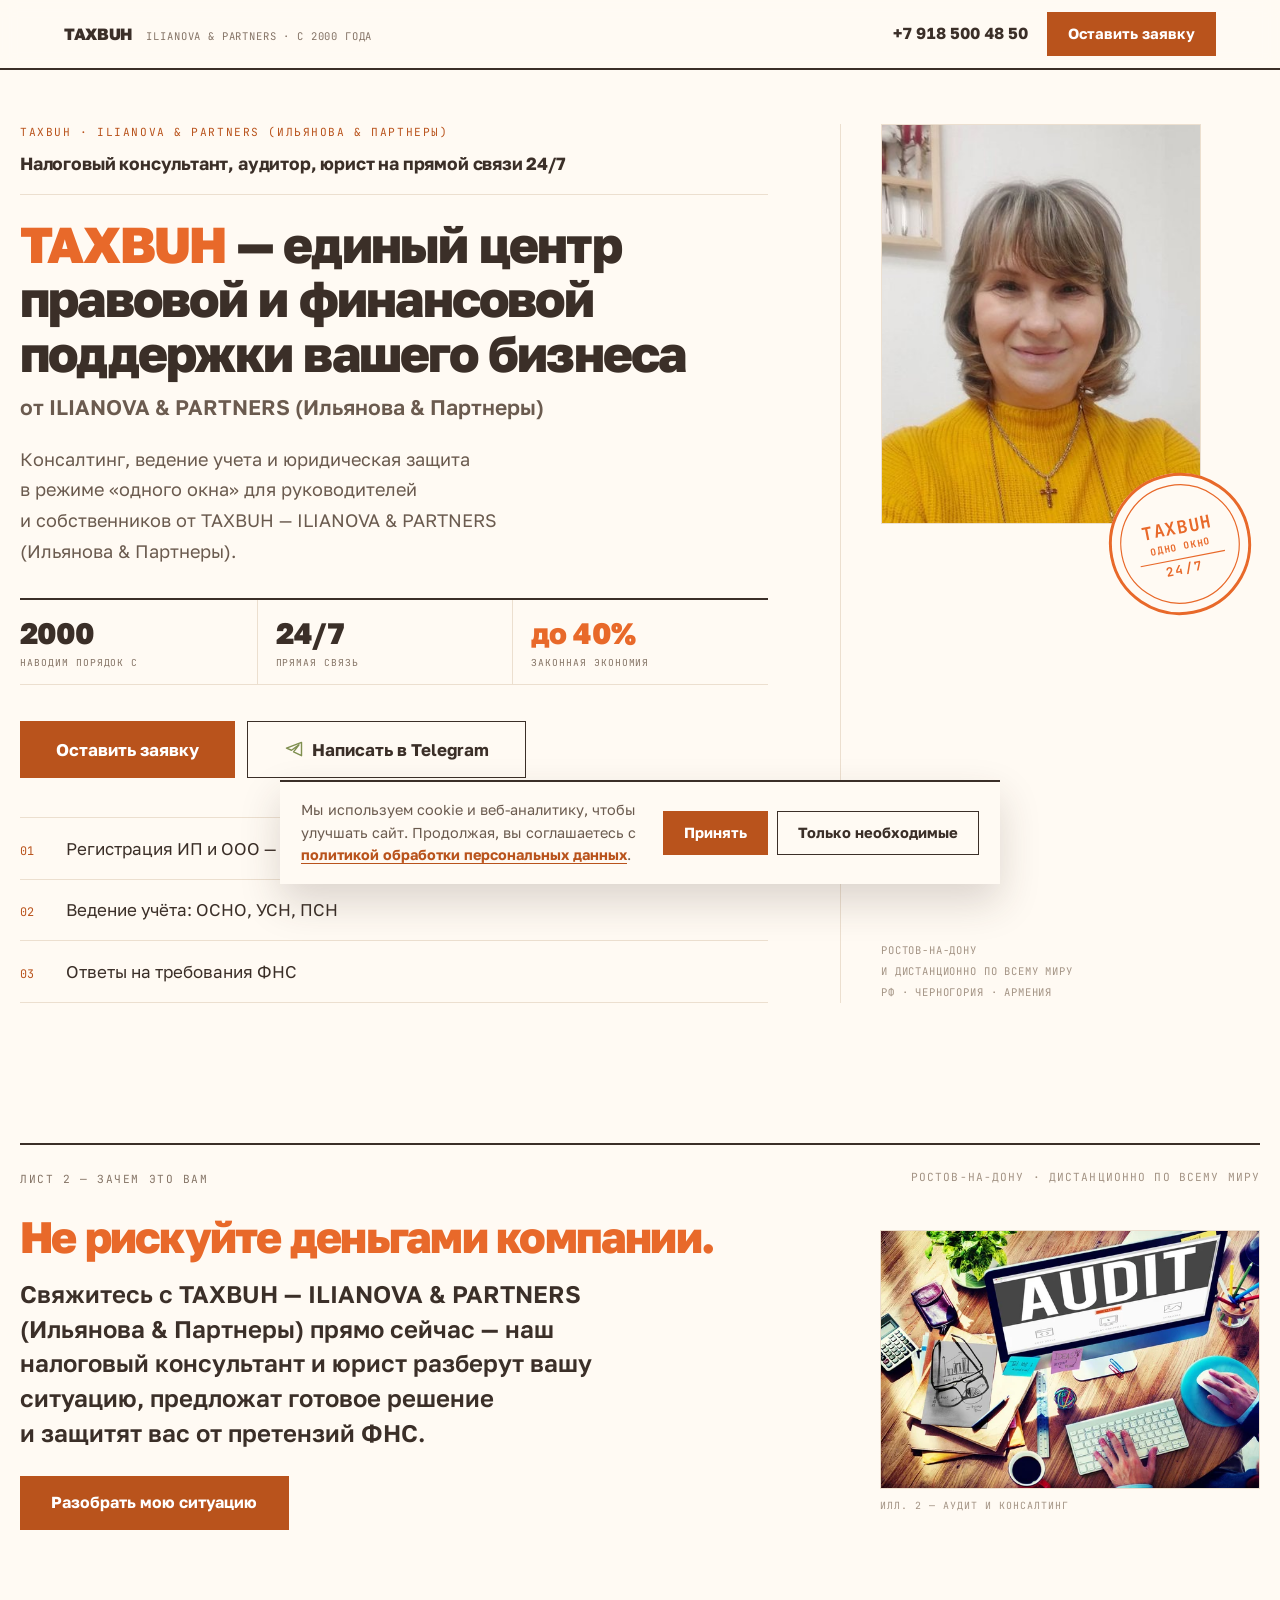
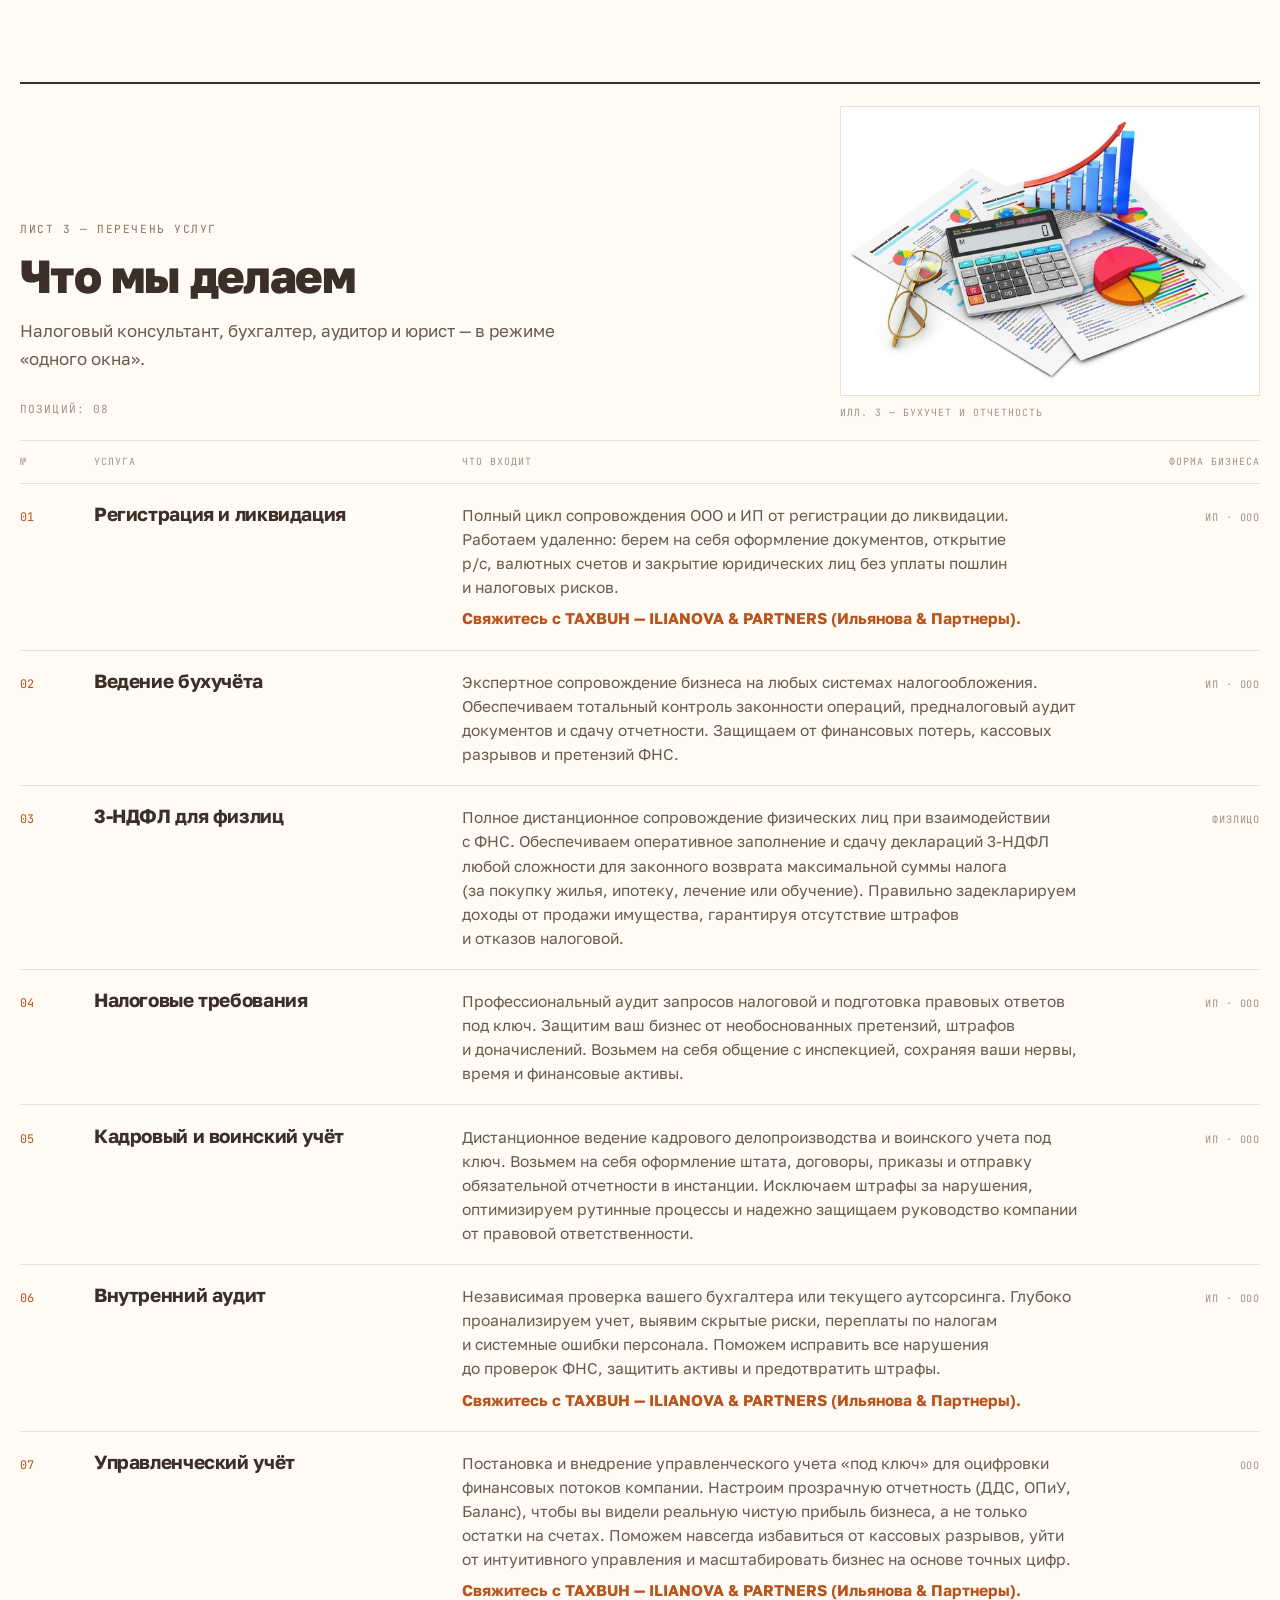
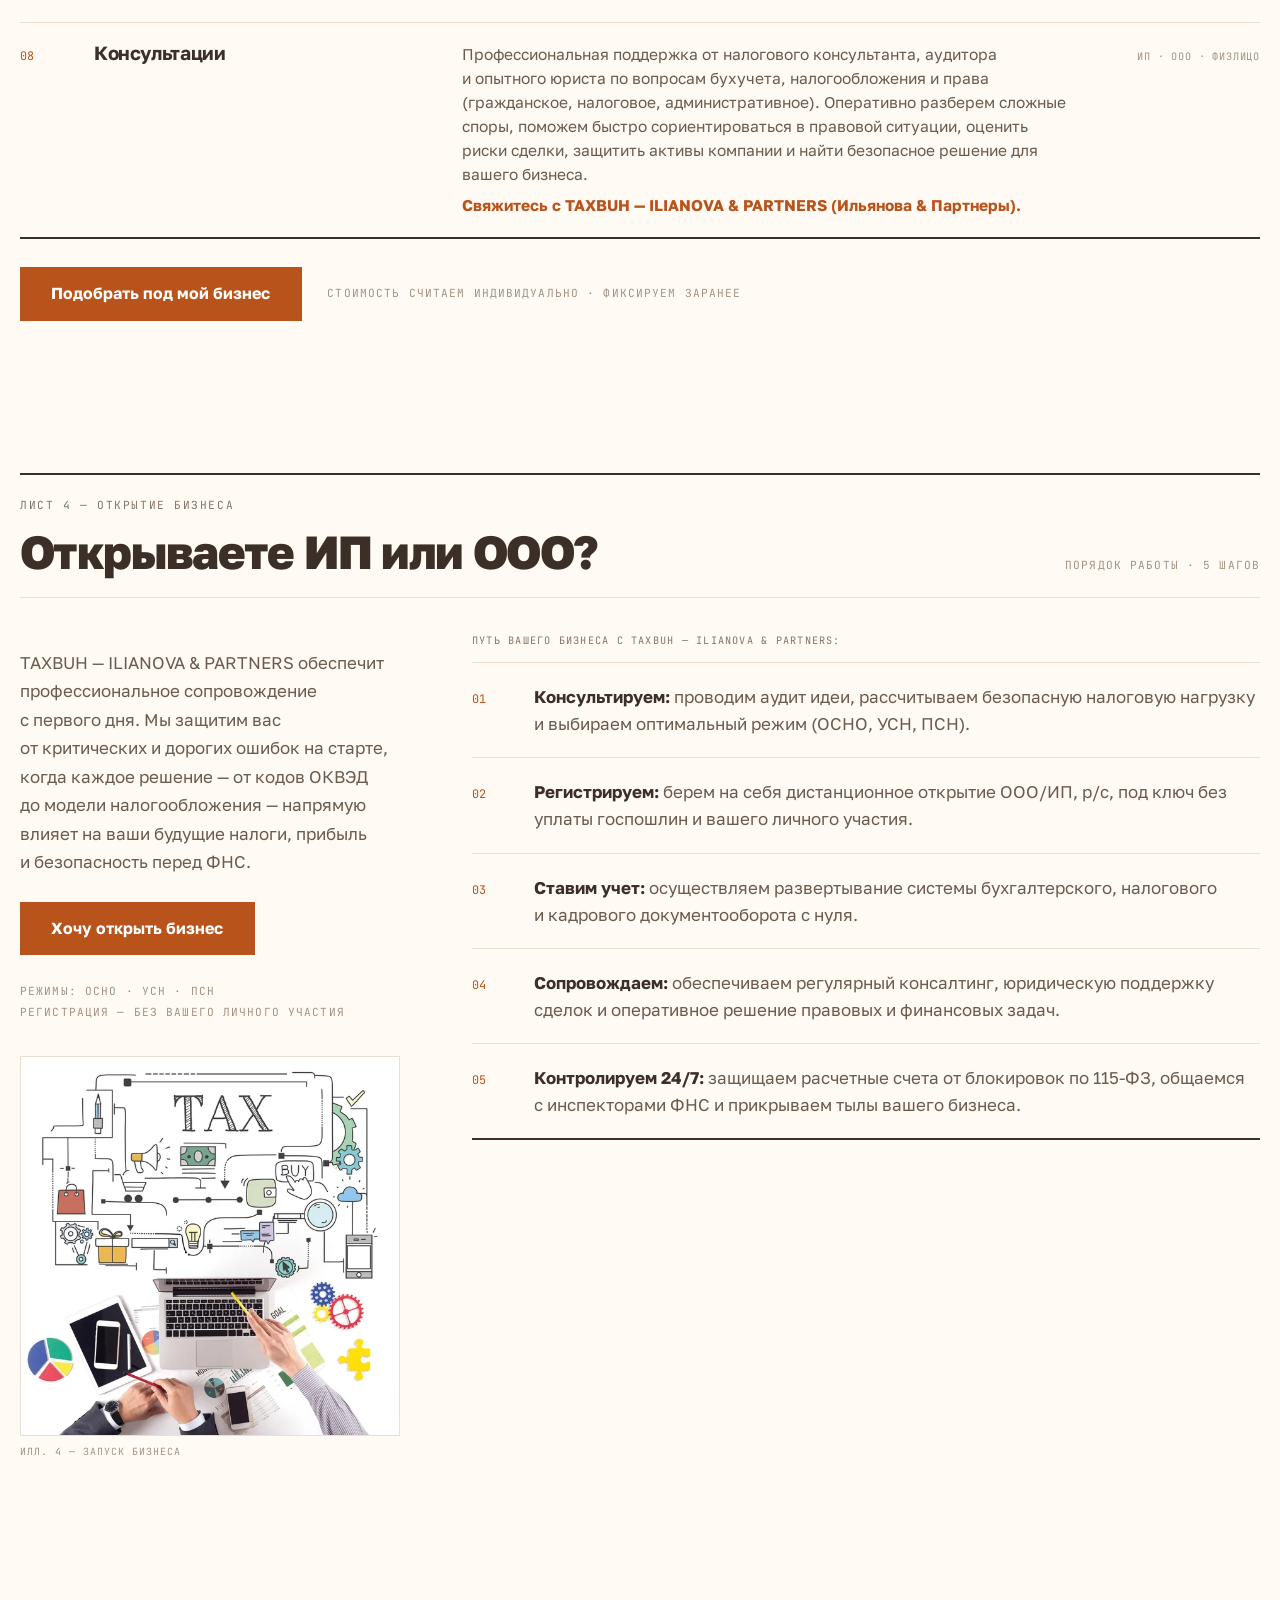
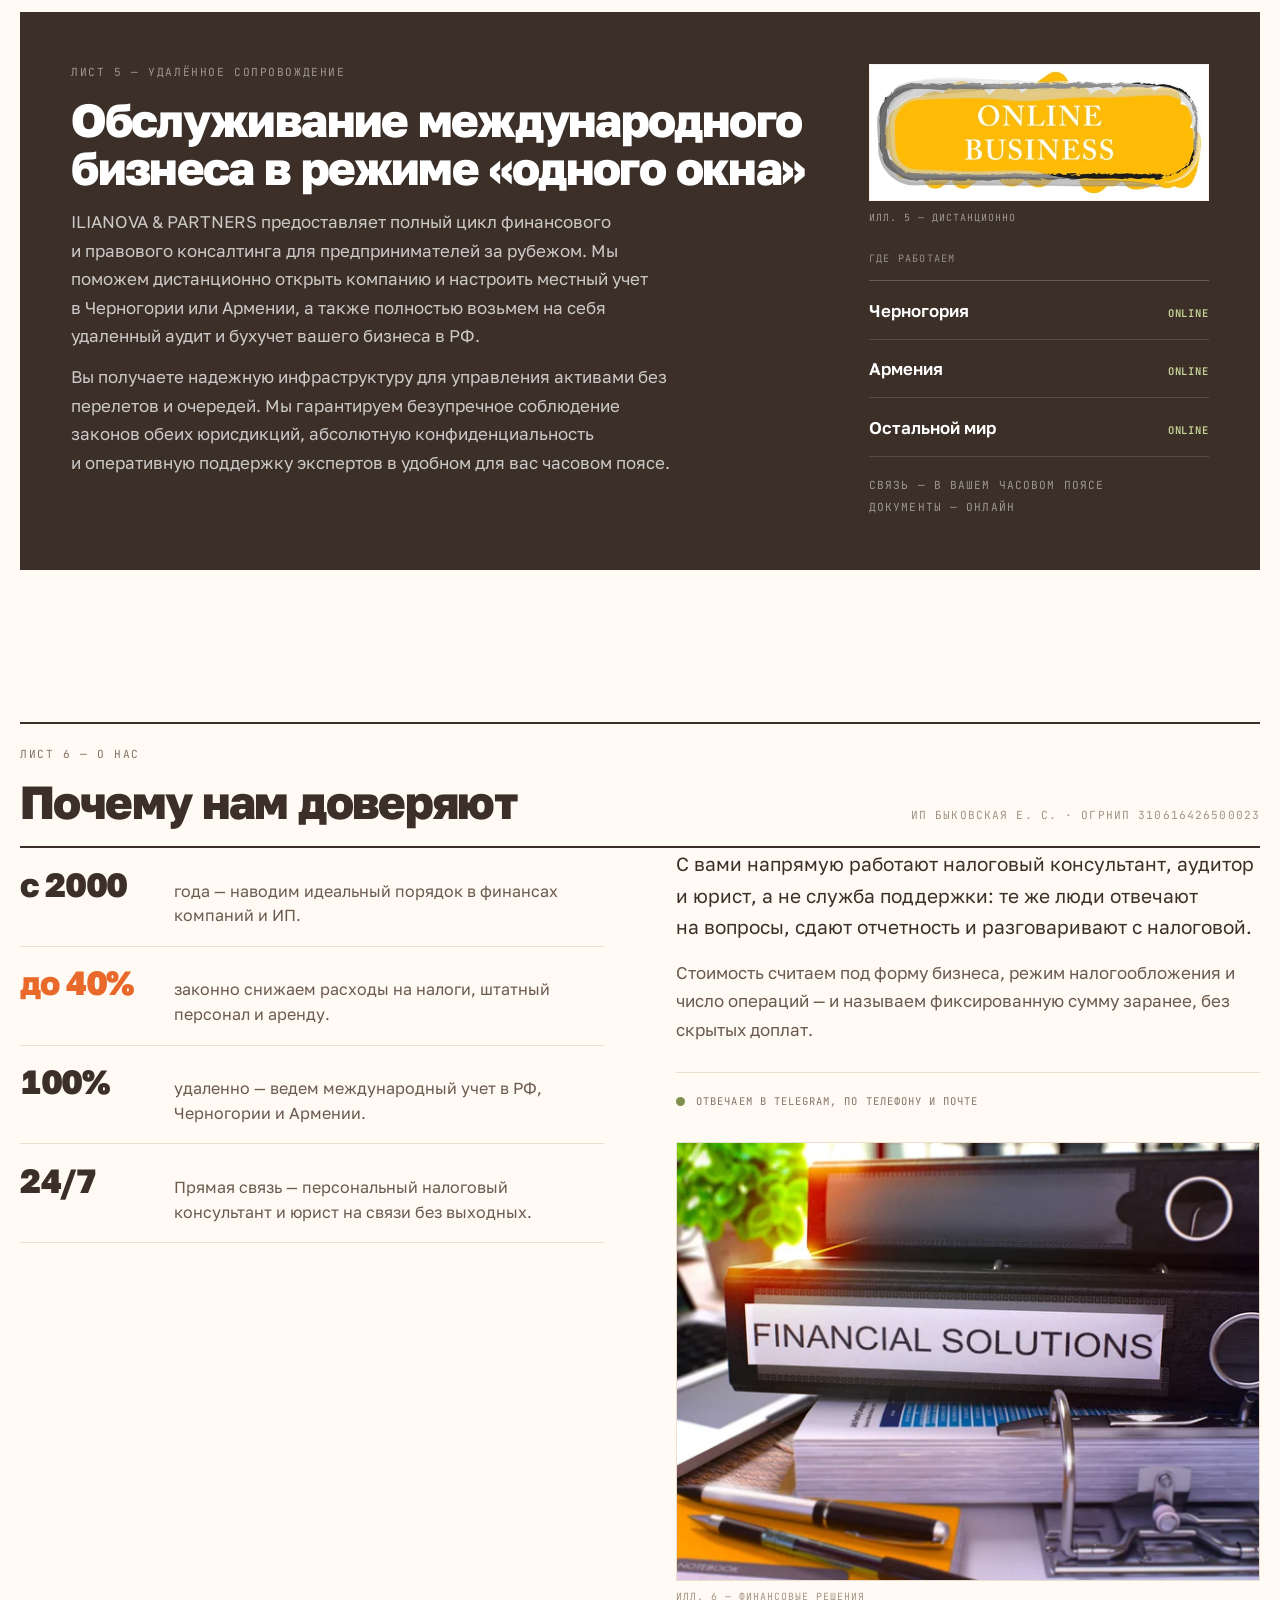
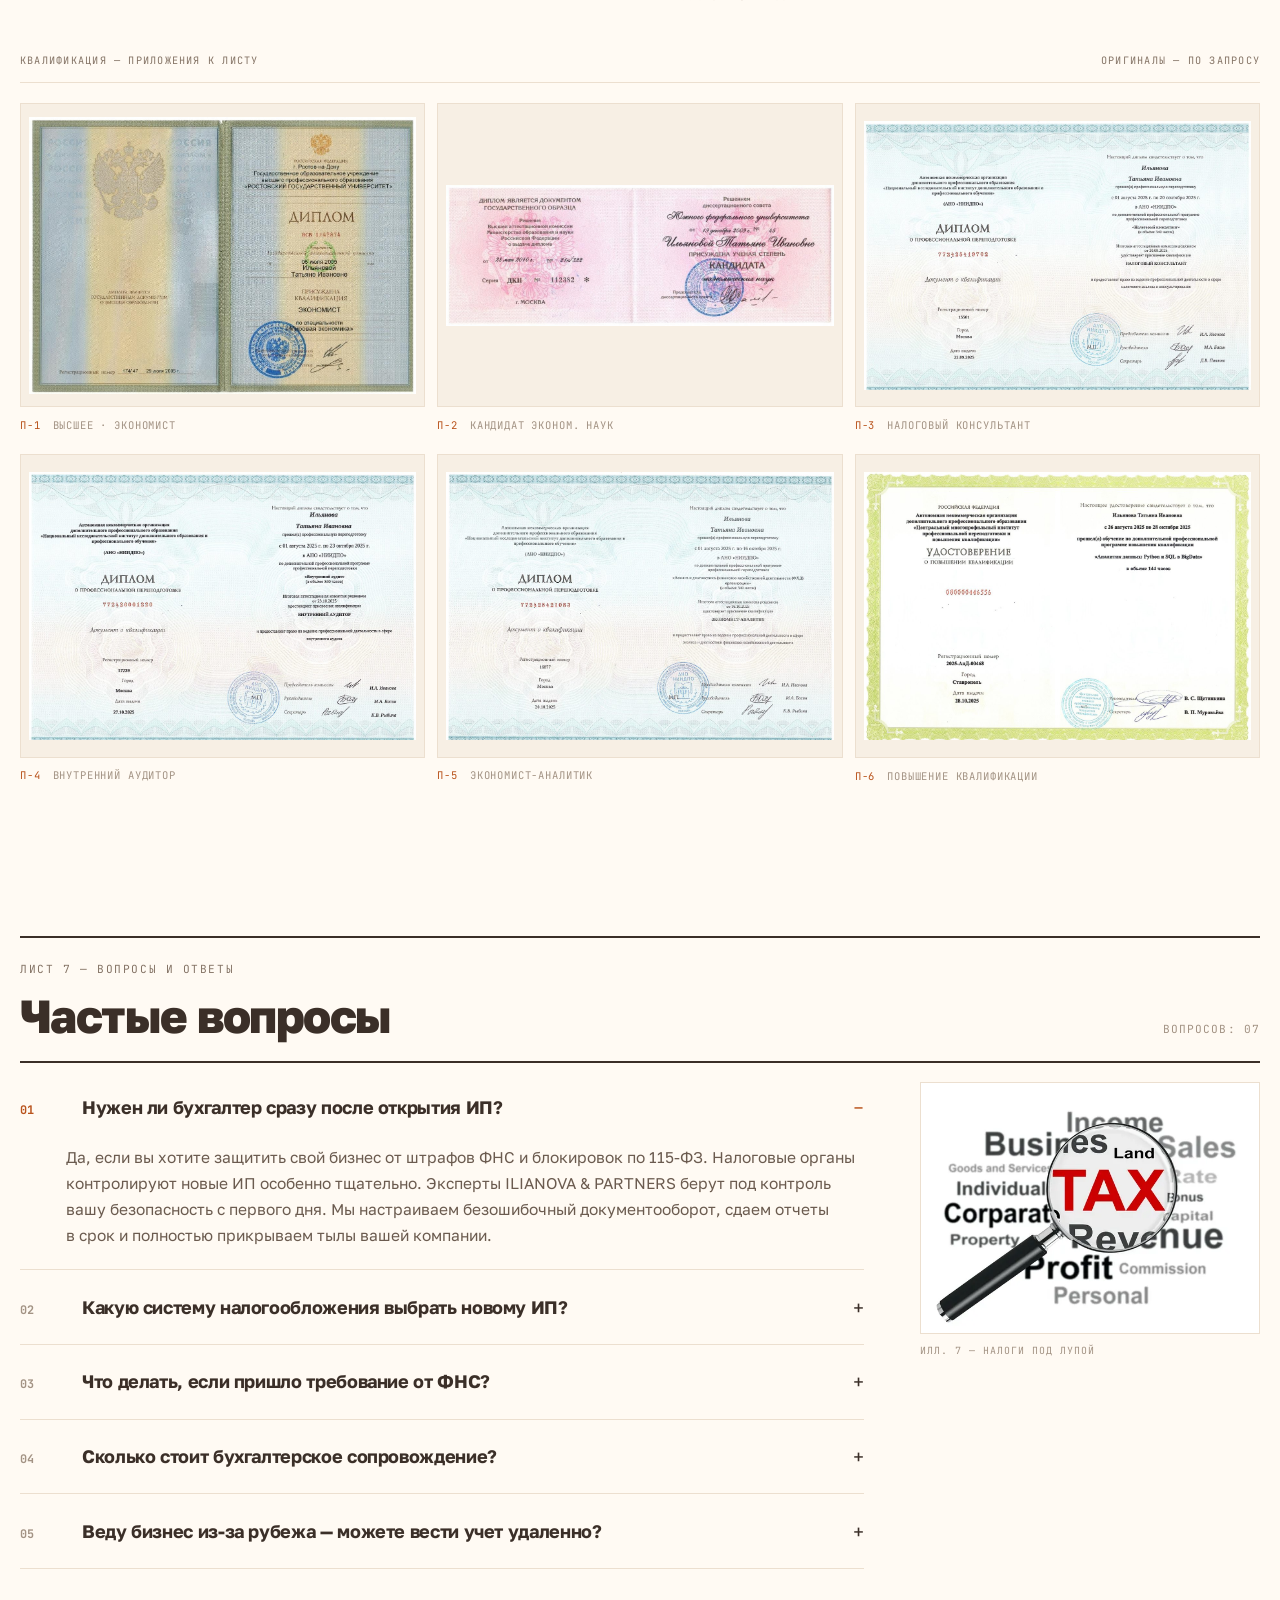
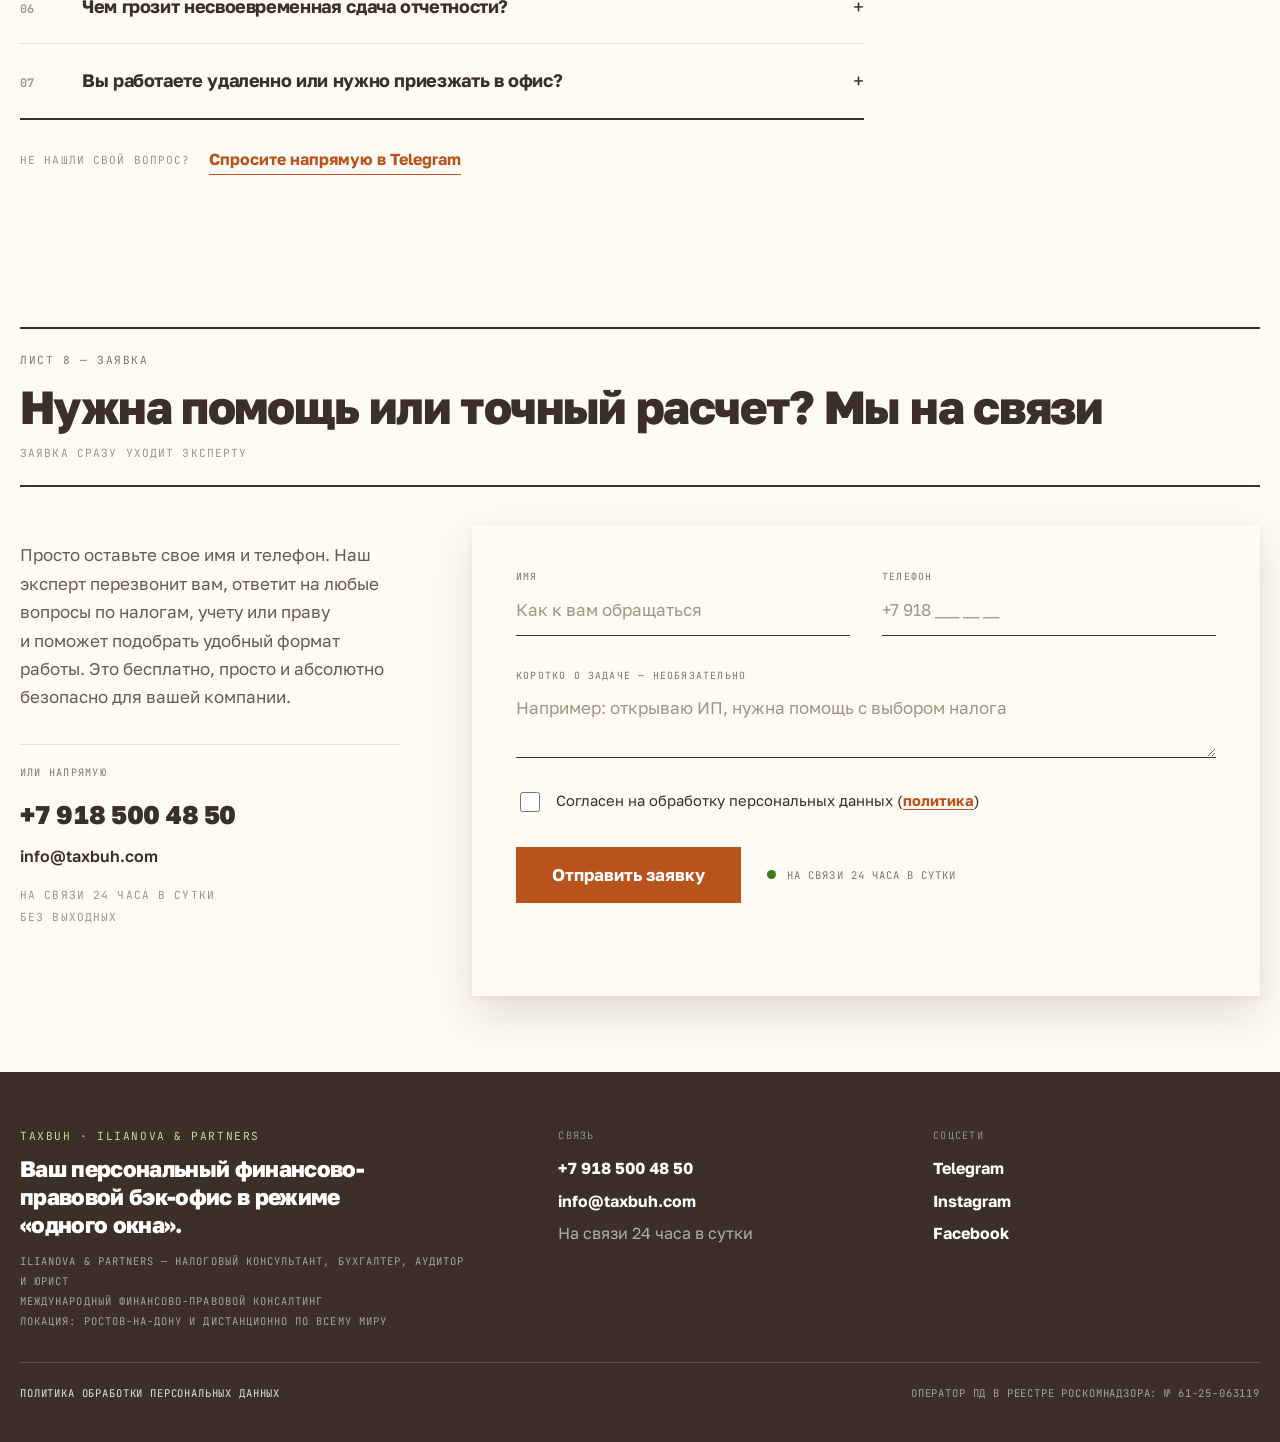
<file: index.html>
<!DOCTYPE html>
<html lang="ru">
<head>
  <meta charset="UTF-8">
  <meta name="viewport" content="width=device-width, initial-scale=1.0">

  <!-- SEO: узкие ключи под старт бизнеса (ТЗ §5.5). -->
  <title>TAXBUH — налоговый консультант, бухгалтер, аудитор и юрист для ИП и ООО</title>
  <meta name="description" content="TAXBUH — ILIANOVA &amp; PARTNERS: консалтинг, ведение учета и юридическая защита бизнеса в режиме «одного окна». Регистрация ИП и ООО, бухучет (ОСНО, УСН, ПСН), 3-НДФЛ, ответы на требования ФНС. Ростов-на-Дону и дистанционно по всему миру.">
  <link rel="canonical" href="https://taxbuh.com/">

  <meta property="og:type" content="website">
  <meta property="og:title" content="TAXBUH — единый центр правовой и финансовой поддержки вашего бизнеса">
  <meta property="og:description" content="Консалтинг, ведение учета и юридическая защита в режиме «одного окна» от ILIANOVA &amp; PARTNERS. Налоговый консультант, аудитор и юрист на прямой связи 24/7.">
  <meta property="og:url" content="https://taxbuh.com/">
  <meta property="og:locale" content="ru_RU">

  <link rel="preload" href="assets/fonts/golos-text-cyrillic.woff2" as="font" type="font/woff2" crossorigin>
  <link rel="stylesheet" href="css/styles.css">

  <!-- Организация для поиска и нейроответов (ТЗ §5.5). TODO: соцсети и лого, когда будут -->
  <script type="application/ld+json">
  {
    "@context": "https://schema.org",
    "@type": "AccountingService",
    "name": "TAXBUH — ILIANOVA & PARTNERS",
    "alternateName": "Ильянова & Партнеры",
    "description": "Единый центр правовой и финансовой поддержки бизнеса: консалтинг, ведение учета, аудит и юридическая защита в режиме «одного окна».",
    "telephone": "+7-918-500-48-50",
    "email": "info@taxbuh.com",
    "areaServed": ["RU", "ME", "AM"],
    "address": { "@type": "PostalAddress", "addressLocality": "Ростов-на-Дону", "addressCountry": "RU" },
    "foundingDate": "2000",
    "image": "https://taxbuh.com/assets/img/auditor.jpg",
    "url": "https://taxbuh.com/"
  }
  </script>

  <!-- FAQ для нейроответов Яндекс/Алисы и Google (ТЗ §5.5) -->
  <script type="application/ld+json">
  {
    "@context": "https://schema.org",
    "@type": "FAQPage",
    "mainEntity": [
      { "@type": "Question", "name": "Нужен ли бухгалтер сразу после открытия ИП?",
        "acceptedAnswer": { "@type": "Answer", "text": "Да, если вы хотите защитить свой бизнес от штрафов ФНС и блокировок по 115-ФЗ. Налоговые органы контролируют новые ИП особенно тщательно. Эксперты ILIANOVA & PARTNERS берут под контроль вашу безопасность с первого дня. Мы настраиваем безошибочный документооборот, сдаем отчеты в срок и полностью прикрываем тылы вашей компании." } },
      { "@type": "Question", "name": "Какую систему налогообложения выбрать новому ИП?",
        "acceptedAnswer": { "@type": "Answer", "text": "Такую, которая позволит вам законно сохранять до 40% больше чистой прибыли. Ошибка на старте — это сотни тысяч рублей, потерянных на ровном месте. Кому-то выгоден патент, кому-то — УСН, а кому-то для работы с крупными клиентами жизненно необходима ОСНО с НДС. Мы не гадаем, а проводим точный предрегистрационный аудит вашей бизнес-модели, считаем налоги на цифрах и защищаем вас от переплат ФНС с первого дня." } },
      { "@type": "Question", "name": "Что делать, если пришло требование от ФНС?",
        "acceptedAnswer": { "@type": "Answer", "text": "Ни в коем случае не удалять и не паниковать. Налоговая часто присылает запросы с нарушениями, надеясь, что предприниматель испугается и заплатит лишнее. Не рискуйте счетами компании — сразу перешлите требование нам. Мы проверим законность запроса, соберем нужные документы и сами ответим инспекторам в установленный срок. Нужна срочная помощь? Звоните — налоговый консультант на связи." } },
      { "@type": "Question", "name": "Сколько стоит бухгалтерское сопровождение?",
        "acceptedAnswer": { "@type": "Answer", "text": "Стоимость рассчитывается индивидуально и зависит от формы вашего бизнеса (ООО или ИП), налогового режима и количества операций в месяц. Мы в TAXBUH — ILIANOVA & PARTNERS называем фиксированную сумму заранее и прописываем её в договоре — никаких скрытых доплат и внезапных счетов в конце месяца не будет. Вы платите только за реальный объем задач, а не за отсиженные в офисе часы. Оставьте заявку, и мы подберем выгодное решение под масштаб вашей компании." } },
      { "@type": "Question", "name": "Веду бизнес из-за рубежа — можете вести учет удаленно?",
        "acceptedAnswer": { "@type": "Answer", "text": "Да, мы специализируемся на дистанционном обслуживании. В режиме «одного окна» эксперты TAXBUH — ILIANOVA & PARTNERS возьмут на себя не только бухгалтерию в РФ, но и помогут открыть фирму или настроить учет в Черногории и Армении. Мы поможем безопасно переводить деньги между странами, защитим от штрафов за зарубежные счета (КИК) и сдадим все отчеты вовремя. Все документы и отчетность мы ведем полностью онлайн через защищенные каналы, общаемся в удобных вам мессенджерах и всегда остаемся на связи в вашем часовом поясе. Ваши налоги и расчетные счета будут в полной безопасности, где бы вы ни находились." } },
      { "@type": "Question", "name": "Чем грозит несвоевременная сдача отчетности?",
        "acceptedAnswer": { "@type": "Answer", "text": "Штрафами, начислением пеней и блокировкой расчетных счетов ФНС. У компаний также возникает риск привлечения директора к личной ответственности. Передайте эту задачу нашим специалистам TAXBUH — ILIANOVA & PARTNERS: мы сами ведем календарь отчетности, проверяем каждый документ и сдаем всё онлайн строго вовремя. С нами ваш бизнес надежно защищен от просрочек, бюрократии и штрафных санкций." } },
      { "@type": "Question", "name": "Вы работаете удаленно или нужно приезжать в офис?",
        "acceptedAnswer": { "@type": "Answer", "text": "Мы работаем полностью удаленно по всей России и с клиентами за рубежом в режиме «одного окна». Обмен документами происходит онлайн через защищенные каналы, а консультации — по телефону или в удобных вам мессенджерах. Если ваша компания находится в Ростове-на-Дону и задача требует личного присутствия, мы всегда можем согласовать очную встречу. Но для решения 100% рабочих вопросов приезжать в офис не обязательно." } }
    ]
  }
  </script>
</head>
<body>
  <a class="skip-link" href="#hero">Перейти к содержимому</a>

  <header class="topbar">
    <a class="brand" href="#hero">
      <span class="brand-name">TAXBUH</span>
      <span class="mono brand-since">ILIANOVA &amp; PARTNERS · С 2000 ГОДА</span>
    </a>
    <div class="topbar-right">
      <a class="phone-sm num" href="tel:+79185004850">+7 918 500 48 50</a>
      <a class="btn btn-sm" href="#lead">Оставить заявку</a>
    </div>
  </header>

  <main>

    <!-- ЛИСТ 1 — ПЕРВЫЙ ЭКРАН -->
    <section class="hero" id="hero">
      <div class="hero-inner">

        <div class="hero-copy">
          <div class="hero-kicker">
            <p class="mono sheet">TAXBUH · ILIANOVA &amp; PARTNERS (ИЛЬЯНОВА &amp; ПАРТНЕРЫ)</p>
            <p class="kicker-line">Налоговый консультант, аудитор, юрист на&nbsp;прямой связи 24/7</p>
          </div>

          <h1 class="hero-title"><span class="hl">TAXBUH</span> — единый центр правовой и&nbsp;финансовой поддержки вашего бизнеса <span class="hero-by">от ILIANOVA &amp; PARTNERS (Ильянова &amp; Партнеры)</span></h1>

          <p class="hero-sub">Консалтинг, ведение учета и&nbsp;юридическая защита в&nbsp;режиме «одного окна» для руководителей и&nbsp;собственников от&nbsp;TAXBUH — ILIANOVA &amp; PARTNERS (Ильянова &amp; Партнеры).</p>

          <ul class="figures">
            <li>
              <span class="figure num">2000</span>
              <span class="mono figure-cap">НАВОДИМ ПОРЯДОК С</span>
            </li>
            <li>
              <span class="figure num">24/7</span>
              <span class="mono figure-cap">ПРЯМАЯ СВЯЗЬ</span>
            </li>
            <li>
              <span class="figure num accent">до 40%</span>
              <span class="mono figure-cap">ЗАКОННАЯ ЭКОНОМИЯ</span>
            </li>
          </ul>

          <div class="hero-cta">
            <a class="btn btn-lg" href="#lead">Оставить заявку</a>
            <!-- TODO: подставить @username боевого бота (заказчица создаёт в @BotFather) -->
            <a class="btn btn-lg btn-ghost" href="https://t.me/your_bot_username" target="_blank" rel="noopener">
              <svg viewBox="0 0 24 24" fill="none" stroke="currentColor" stroke-width="1.7" stroke-linecap="round" stroke-linejoin="round" aria-hidden="true"><path d="M21 4L3 11l6 2.5L18 7l-6.5 8.5L21 20z"/></svg>
              Написать в Telegram
            </a>
          </div>

          <ol class="rows rows-compact">
            <li><span class="mono row-no">01</span><span class="row-body">Регистрация ИП и ООО — под ключ</span></li>
            <li><span class="mono row-no">02</span><span class="row-body">Ведение учёта: ОСНО, УСН, ПСН</span></li>
            <li><span class="mono row-no">03</span><span class="row-body">Ответы на требования ФНС</span></li>
          </ol>
        </div>

        <div class="hero-side">
          <figure class="photo-slot photo-portrait">
            <img src="assets/img/auditor.jpg"
                 srcset="assets/img/auditor-400.jpg 400w, assets/img/auditor.jpg 720w"
                 sizes="(min-width: 760px) 320px, min(100vw - 2.5rem, 320px)"
                 width="720" height="900" fetchpriority="high"
                 alt="Налоговый консультант TAXBUH — ILIANOVA &amp; PARTNERS">
          </figure>

          <svg class="stamp" viewBox="0 0 200 200" aria-hidden="true">
            <circle class="stamp-bg" cx="100" cy="100" r="96"/>
            <circle cx="100" cy="100" r="94" fill="none" stroke="currentColor" stroke-width="4"/>
            <circle cx="100" cy="100" r="80" fill="none" stroke="currentColor" stroke-width="1.6"/>
            <text x="100" y="86" text-anchor="middle" fill="currentColor" font-family="JetBrains Mono, monospace" font-size="24" font-weight="700" letter-spacing="1">TAXBUH</text>
            <text x="100" y="108" text-anchor="middle" fill="currentColor" font-family="JetBrains Mono, monospace" font-size="13" font-weight="700" letter-spacing="1">ОДНО ОКНО</text>
            <line x1="42" y1="120" x2="158" y2="120" stroke="currentColor" stroke-width="1.6"/>
            <text x="100" y="140" text-anchor="middle" fill="currentColor" font-family="JetBrains Mono, monospace" font-size="17" font-weight="700" letter-spacing="2">24/7</text>
          </svg>

          <p class="mono hero-geo">РОСТОВ-НА-ДОНУ<br>И ДИСТАНЦИОННО ПО ВСЕМУ МИРУ<br>РФ · ЧЕРНОГОРИЯ · АРМЕНИЯ</p>
        </div>

      </div>
    </section>

    <!-- ЛИСТ 2 — БОЛИ -->
    <section class="sheet-block pain" id="pain">
      <div class="container">
        <div class="sheet-head">
          <p class="mono sheet">ЛИСТ 2 — ЗАЧЕМ ЭТО ВАМ</p>
          <p class="mono sheet-note">РОСТОВ-НА-ДОНУ · ДИСТАНЦИОННО ПО ВСЕМУ МИРУ</p>
        </div>
        <div class="pain-inner">
          <div>
            <p class="pain-a">Не рискуйте деньгами компании.</p>
            <p class="pain-q">Свяжитесь с&nbsp;TAXBUH — ILIANOVA &amp; PARTNERS (Ильянова &amp; Партнеры) прямо сейчас — наш налоговый консультант и&nbsp;юрист разберут вашу ситуацию, предложат готовое решение и&nbsp;защитят вас от&nbsp;претензий ФНС.</p>
            <a class="btn" href="#lead">Разобрать мою ситуацию</a>
          </div>
          <figure class="ill">
            <img src="assets/img/ill-pain.webp" width="600" height="407" alt="Рабочее место аудитора: монитор с надписью AUDIT, калькулятор, документы" loading="lazy" decoding="async">
            <figcaption class="mono">ИЛЛ. 2 — АУДИТ И КОНСАЛТИНГ</figcaption>
          </figure>
        </div>
      </div>
    </section>

    <!-- ЛИСТ 3 — УСЛУГИ -->
    <section class="sheet-block" id="services">
      <div class="container">
        <div class="sheet-head sheet-head-rule">
          <div>
            <p class="mono sheet">ЛИСТ 3 — ПЕРЕЧЕНЬ УСЛУГ</p>
            <h2 class="section-title">Что мы делаем</h2>
            <p class="lead">Налоговый консультант, бухгалтер, аудитор и&nbsp;юрист — в&nbsp;режиме «одного окна».</p>
            <p class="mono sheet-note num block">ПОЗИЦИЙ: 08</p>
          </div>
          <figure class="ill ill-head">
            <img src="assets/img/ill-services.webp" width="600" height="413" alt="Калькулятор, финансовые отчеты и графики роста" loading="lazy" decoding="async">
            <figcaption class="mono">ИЛЛ. 3 — БУХУЧЕТ И ОТЧЕТНОСТЬ</figcaption>
          </figure>
        </div>

        <div class="table-head mono" aria-hidden="true">
          <span>№</span><span>УСЛУГА</span><span>ЧТО ВХОДИТ</span><span class="ta-r">ФОРМА БИЗНЕСА</span>
        </div>

        <ol class="rows rows-services">
          <li>
            <span class="mono row-no num">01</span>
            <h3 class="row-name">Регистрация и ликвидация</h3>
            <p class="row-desc">Полный цикл сопровождения ООО и&nbsp;ИП от&nbsp;регистрации до&nbsp;ликвидации. Работаем удаленно: берем на&nbsp;себя оформление документов, открытие р/с, валютных счетов и&nbsp;закрытие юридических лиц без уплаты пошлин и&nbsp;налоговых рисков. <span class="row-cta">Свяжитесь с&nbsp;TAXBUH — ILIANOVA &amp; PARTNERS (Ильянова &amp; Партнеры).</span></p>
            <span class="mono row-tag">ИП · ООО</span>
          </li>
          <li>
            <span class="mono row-no num">02</span>
            <h3 class="row-name">Ведение бухучёта</h3>
            <p class="row-desc">Экспертное сопровождение бизнеса на&nbsp;любых системах налогообложения. Обеспечиваем тотальный контроль законности операций, предналоговый аудит документов и&nbsp;сдачу отчетности. Защищаем от&nbsp;финансовых потерь, кассовых разрывов и&nbsp;претензий ФНС.</p>
            <span class="mono row-tag">ИП · ООО</span>
          </li>
          <li>
            <span class="mono row-no num">03</span>
            <h3 class="row-name">3-НДФЛ для физлиц</h3>
            <p class="row-desc">Полное дистанционное сопровождение физических лиц при взаимодействии с&nbsp;ФНС. Обеспечиваем оперативное заполнение и&nbsp;сдачу деклараций 3-НДФЛ любой сложности для законного возврата максимальной суммы налога (за&nbsp;покупку жилья, ипотеку, лечение или обучение). Правильно задекларируем доходы от&nbsp;продажи имущества, гарантируя отсутствие штрафов и&nbsp;отказов налоговой.</p>
            <span class="mono row-tag">ФИЗЛИЦО</span>
          </li>
          <li>
            <span class="mono row-no num">04</span>
            <h3 class="row-name">Налоговые требования</h3>
            <p class="row-desc">Профессиональный аудит запросов налоговой и&nbsp;подготовка правовых ответов под ключ. Защитим ваш бизнес от&nbsp;необоснованных претензий, штрафов и&nbsp;доначислений. Возьмем на&nbsp;себя общение с&nbsp;инспекцией, сохраняя ваши нервы, время и&nbsp;финансовые активы.</p>
            <span class="mono row-tag">ИП · ООО</span>
          </li>
          <li>
            <span class="mono row-no num">05</span>
            <h3 class="row-name">Кадровый и воинский учёт</h3>
            <p class="row-desc">Дистанционное ведение кадрового делопроизводства и&nbsp;воинского учета под ключ. Возьмем на&nbsp;себя оформление штата, договоры, приказы и&nbsp;отправку обязательной отчетности в&nbsp;инстанции. Исключаем штрафы за&nbsp;нарушения, оптимизируем рутинные процессы и&nbsp;надежно защищаем руководство компании от&nbsp;правовой ответственности.</p>
            <span class="mono row-tag">ИП · ООО</span>
          </li>
          <li>
            <span class="mono row-no num">06</span>
            <h3 class="row-name">Внутренний аудит</h3>
            <p class="row-desc">Независимая проверка вашего бухгалтера или текущего аутсорсинга. Глубоко проанализируем учет, выявим скрытые риски, переплаты по&nbsp;налогам и&nbsp;системные ошибки персонала. Поможем исправить все нарушения до&nbsp;проверок ФНС, защитить активы и&nbsp;предотвратить штрафы. <span class="row-cta">Свяжитесь с&nbsp;TAXBUH — ILIANOVA &amp; PARTNERS (Ильянова &amp; Партнеры).</span></p>
            <span class="mono row-tag">ИП · ООО</span>
          </li>
          <li>
            <span class="mono row-no num">07</span>
            <h3 class="row-name">Управленческий учёт</h3>
            <p class="row-desc">Постановка и&nbsp;внедрение управленческого учета «под ключ» для оцифровки финансовых потоков компании. Настроим прозрачную отчетность (ДДС, ОПиУ, Баланс), чтобы вы видели реальную чистую прибыль бизнеса, а&nbsp;не&nbsp;только остатки на&nbsp;счетах. Поможем навсегда избавиться от&nbsp;кассовых разрывов, уйти от&nbsp;интуитивного управления и&nbsp;масштабировать бизнес на&nbsp;основе точных цифр. <span class="row-cta">Свяжитесь с&nbsp;TAXBUH — ILIANOVA &amp; PARTNERS (Ильянова &amp; Партнеры).</span></p>
            <span class="mono row-tag">ООО</span>
          </li>
          <li class="row-last">
            <span class="mono row-no num">08</span>
            <h3 class="row-name">Консультации</h3>
            <p class="row-desc">Профессиональная поддержка от&nbsp;налогового консультанта, аудитора и&nbsp;опытного юриста по&nbsp;вопросам бухучета, налогообложения и&nbsp;права (гражданское, налоговое, административное). Оперативно разберем сложные споры, поможем быстро сориентироваться в&nbsp;правовой ситуации, оценить риски сделки, защитить активы компании и&nbsp;найти безопасное решение для вашего бизнеса. <span class="row-cta">Свяжитесь с&nbsp;TAXBUH — ILIANOVA &amp; PARTNERS (Ильянова &amp; Партнеры).</span></p>
            <span class="mono row-tag">ИП · ООО · ФИЗЛИЦО</span>
          </li>
        </ol>

        <div class="after-table">
          <a class="btn" href="#lead">Подобрать под мой бизнес</a>
          <p class="mono sheet-note">СТОИМОСТЬ СЧИТАЕМ ИНДИВИДУАЛЬНО · ФИКСИРУЕМ ЗАРАНЕЕ</p>
        </div>
      </div>
    </section>

    <!-- ЛИСТ 4 — СТАРТ БИЗНЕСА -->
    <section class="sheet-block" id="startup">
      <div class="container">
        <div class="sheet-head sheet-head-rule">
          <div>
            <p class="mono sheet">ЛИСТ 4 — ОТКРЫТИЕ БИЗНЕСА</p>
            <h2 class="section-title">Открываете ИП или&nbsp;ООО?</h2>
          </div>
          <p class="mono sheet-note">ПОРЯДОК РАБОТЫ · 5 ШАГОВ</p>
        </div>

        <div class="startup-inner">
          <div>
            <p class="lead">TAXBUH — ILIANOVA &amp; PARTNERS обеспечит профессиональное сопровождение с&nbsp;первого дня. Мы защитим вас от&nbsp;критических и&nbsp;дорогих ошибок на&nbsp;старте, когда каждое решение — от&nbsp;кодов ОКВЭД до&nbsp;модели налогообложения — напрямую влияет на&nbsp;ваши будущие налоги, прибыль и&nbsp;безопасность перед ФНС.</p>
            <a class="btn" href="#lead">Хочу открыть бизнес</a>
            <p class="mono sheet-note block">РЕЖИМЫ: ОСНО · УСН · ПСН<br>РЕГИСТРАЦИЯ — БЕЗ ВАШЕГО ЛИЧНОГО УЧАСТИЯ</p>
            <figure class="ill">
            <img src="assets/img/ill-startup.webp" width="600" height="600" alt="Схема запуска бизнеса: налоги, продажи, учет — вокруг ноутбука" loading="lazy" decoding="async">
            <figcaption class="mono">ИЛЛ. 4 — ЗАПУСК БИЗНЕСА</figcaption>
          </figure>
          </div>

          <div>
            <p class="mono list-head steps-head">ПУТЬ ВАШЕГО БИЗНЕСА С TAXBUH — ILIANOVA &amp; PARTNERS:</p>
          <ol class="rows rows-steps">
            <li><span class="mono row-no num">01</span><p class="row-body"><b>Консультируем:</b> проводим аудит идеи, рассчитываем безопасную налоговую нагрузку и&nbsp;выбираем оптимальный режим (ОСНО, УСН, ПСН).</p></li>
            <li><span class="mono row-no num">02</span><p class="row-body"><b>Регистрируем:</b> берем на&nbsp;себя дистанционное открытие ООО/ИП, р/с, под ключ без уплаты госпошлин и&nbsp;вашего личного участия.</p></li>
            <li><span class="mono row-no num">03</span><p class="row-body"><b>Ставим учет:</b> осуществляем развертывание системы бухгалтерского, налогового и&nbsp;кадрового документооборота с&nbsp;нуля.</p></li>
            <li><span class="mono row-no num">04</span><p class="row-body"><b>Сопровождаем:</b> обеспечиваем регулярный консалтинг, юридическую поддержку сделок и&nbsp;оперативное решение правовых и&nbsp;финансовых задач.</p></li>
            <li class="row-last"><span class="mono row-no num cyan">05</span><p class="row-body"><b>Контролируем 24/7:</b> защищаем расчетные счета от&nbsp;блокировок по&nbsp;115-ФЗ, общаемся с&nbsp;инспекторами ФНС и&nbsp;прикрываем тылы вашего бизнеса.</p></li>
          </ol>
          </div>
        </div>
      </div>
    </section>

    <!-- ЛИСТ 5 — ЗАРУБЕЖ -->
    <section class="sheet-block" id="abroad">
      <div class="container">
        <div class="abroad-inner">
          <div>
            <p class="mono sheet">ЛИСТ 5 — УДАЛЁННОЕ СОПРОВОЖДЕНИЕ</p>
            <h2 class="section-title">Обслуживание международного бизнеса в&nbsp;режиме «одного окна»</h2>
            <p class="lead">ILIANOVA &amp; PARTNERS предоставляет полный цикл финансового и&nbsp;правового консалтинга для предпринимателей за&nbsp;рубежом. Мы поможем дистанционно открыть компанию и&nbsp;настроить местный учет в&nbsp;Черногории или Армении, а&nbsp;также полностью возьмем на&nbsp;себя удаленный аудит и&nbsp;бухучет вашего бизнеса в&nbsp;РФ.</p>
            <p class="lead">Вы получаете надежную инфраструктуру для управления активами без перелетов и&nbsp;очередей. Мы гарантируем безупречное соблюдение законов обеих юрисдикций, абсолютную конфиденциальность и&nbsp;оперативную поддержку экспертов в&nbsp;удобном для вас часовом поясе.</p>
          </div>

          <div class="abroad-list">
            <figure class="ill ill-dark">
            <img src="assets/img/ill-abroad.webp" width="600" height="239" alt="Online business — дистанционное обслуживание" loading="lazy" decoding="async">
            <figcaption class="mono">ИЛЛ. 5 — ДИСТАНЦИОННО</figcaption>
          </figure>
            <p class="mono list-head">ГДЕ РАБОТАЕМ</p>
            <ul>
              <li><span>Черногория</span><span class="mono online">ONLINE</span></li>
              <li><span>Армения</span><span class="mono online">ONLINE</span></li>
              <li><span>Остальной мир</span><span class="mono online">ONLINE</span></li>
            </ul>
            <p class="mono sheet-note">СВЯЗЬ — В ВАШЕМ ЧАСОВОМ ПОЯСЕ<br>ДОКУМЕНТЫ — ОНЛАЙН</p>
          </div>
        </div>
      </div>
    </section>

    <!-- ЛИСТ 6 — О НАС -->
    <section class="sheet-block" id="trust">
      <div class="container">
        <div class="sheet-head sheet-head-rule sheet-head-strong">
          <div>
            <p class="mono sheet">ЛИСТ 6 — О НАС</p>
            <h2 class="section-title">Почему нам доверяют</h2>
          </div>
          <p class="mono sheet-note">ИП БЫКОВСКАЯ Е.&nbsp;С. · ОГРНИП 310616426500023</p>
        </div>

        <div class="trust-inner">
          <ul class="ledger">
            <li><span class="ledger-val num">с 2000</span><span class="ledger-text">года — наводим идеальный порядок в&nbsp;финансах компаний и&nbsp;ИП.</span></li>
            <li><span class="ledger-val num accent">до 40%</span><span class="ledger-text">законно снижаем расходы на&nbsp;налоги, штатный персонал и&nbsp;аренду.</span></li>
            <li><span class="ledger-val num">100%</span><span class="ledger-text">удаленно — ведем международный учет в&nbsp;РФ, Черногории и&nbsp;Армении.</span></li>
            <li><span class="ledger-val num">24/7</span><span class="ledger-text">Прямая связь — персональный налоговый консультант и&nbsp;юрист на&nbsp;связи без выходных.</span></li>
          </ul>

          <div class="trust-copy">
            <p class="trust-lead">С&nbsp;вами напрямую работают налоговый консультант, аудитор и&nbsp;юрист, а&nbsp;не&nbsp;служба поддержки: те&nbsp;же люди отвечают на&nbsp;вопросы, сдают отчетность и&nbsp;разговаривают с&nbsp;налоговой.</p>
            <p class="lead">Стоимость считаем под форму бизнеса, режим налогообложения и число операций — и называем фиксированную сумму заранее, без скрытых доплат.</p>
            <p class="mono channels"><span class="dot" aria-hidden="true"></span>ОТВЕЧАЕМ В TELEGRAM, ПО ТЕЛЕФОНУ И ПОЧТЕ</p>
            <figure class="ill">
            <img src="assets/img/ill-trust.webp" width="600" height="450" alt="Папка с надписью Financial Solutions на рабочем столе" loading="lazy" decoding="async">
            <figcaption class="mono">ИЛЛ. 6 — ФИНАНСОВЫЕ РЕШЕНИЯ</figcaption>
          </figure>
          </div>
        </div>

        <!-- Дипломы и свидетельства (сканы от заказчицы 2026-09-15). Фото офиса не будет.
             Клик по скану открывает его целиком в новой вкладке. -->
        <div class="docs">
          <div class="docs-head">
            <p class="mono list-head">КВАЛИФИКАЦИЯ — ПРИЛОЖЕНИЯ К ЛИСТУ</p>
            <p class="mono list-head">ОРИГИНАЛЫ — ПО ЗАПРОСУ</p>
          </div>
          <ul class="photo-strip">
            <li>
              <figure class="photo-slot"><a href="assets/img/diplom-1.jpg" target="_blank" rel="noopener"><img src="assets/img/diplom-1.jpg" width="1151" height="825" alt="Диплом о высшем образовании: квалификация «экономист», Ростовский государственный университет, 2005" loading="lazy" decoding="async"></a></figure>
              <p class="mono photo-cap"><span class="num accent">П-1</span> ВЫСШЕЕ · ЭКОНОМИСТ</p>
            </li>
            <li>
              <figure class="photo-slot"><a href="assets/img/diplom-2.jpg" target="_blank" rel="noopener"><img src="assets/img/diplom-2.jpg" width="1164" height="426" alt="Диплом кандидата экономических наук, 2010" loading="lazy" decoding="async"></a></figure>
              <p class="mono photo-cap"><span class="num accent">П-2</span> КАНДИДАТ ЭКОНОМ. НАУК</p>
            </li>
            <li>
              <figure class="photo-slot"><a href="assets/img/diplom-3.jpg" target="_blank" rel="noopener"><img src="assets/img/diplom-3.jpg" width="1200" height="833" alt="Диплом о профессиональной переподготовке: налоговый консультант, 2025" loading="lazy" decoding="async"></a></figure>
              <p class="mono photo-cap"><span class="num accent">П-3</span> НАЛОГОВЫЙ КОНСУЛЬТАНТ</p>
            </li>
            <li>
              <figure class="photo-slot"><a href="assets/img/diplom-4.jpg" target="_blank" rel="noopener"><img src="assets/img/diplom-4.jpg" width="1200" height="829" alt="Диплом о профессиональной переподготовке: внутренний аудитор, 2025" loading="lazy" decoding="async"></a></figure>
              <p class="mono photo-cap"><span class="num accent">П-4</span> ВНУТРЕННИЙ АУДИТОР</p>
            </li>
            <li>
              <figure class="photo-slot"><a href="assets/img/diplom-5.jpg" target="_blank" rel="noopener"><img src="assets/img/diplom-5.jpg" width="1200" height="831" alt="Диплом о профессиональной переподготовке: экономист-аналитик, 2025" loading="lazy" decoding="async"></a></figure>
              <p class="mono photo-cap"><span class="num accent">П-5</span> ЭКОНОМИСТ-АНАЛИТИК</p>
            </li>
            <li>
              <figure class="photo-slot"><a href="assets/img/diplom-6.jpg" target="_blank" rel="noopener"><img src="assets/img/diplom-6.jpg" width="1200" height="829" alt="Удостоверение о повышении квалификации: аналитик данных, 2025" loading="lazy" decoding="async"></a></figure>
              <p class="mono photo-cap"><span class="num accent">П-6</span> ПОВЫШЕНИЕ КВАЛИФИКАЦИИ</p>
            </li>
          </ul>
        </div>
        <!-- TODO: блок отзывов — если заказчица предоставит (ТЗ §12 п.5) -->
      </div>
    </section>

    <!-- ЛИСТ 7 — ВОПРОСЫ -->
    <section class="sheet-block" id="faq">
      <div class="container">
        <div class="sheet-head sheet-head-rule sheet-head-strong">
          <div>
            <p class="mono sheet">ЛИСТ 7 — ВОПРОСЫ И ОТВЕТЫ</p>
            <h2 class="section-title">Частые вопросы</h2>
          </div>
          <p class="mono sheet-note num">ВОПРОСОВ: 07</p>
        </div>

        <div class="faq-layout">
        <div class="faq-list">
          <details class="faq-item" open>
            <summary><span class="mono row-no num">01</span><span>Нужен ли бухгалтер сразу после открытия ИП?</span></summary>
            <div class="faq-body"><p>Да, если вы хотите защитить свой бизнес от&nbsp;штрафов ФНС и&nbsp;блокировок по&nbsp;115-ФЗ. Налоговые органы контролируют новые ИП особенно тщательно. Эксперты ILIANOVA &amp; PARTNERS берут под контроль вашу безопасность с&nbsp;первого дня. Мы настраиваем безошибочный документооборот, сдаем отчеты в&nbsp;срок и&nbsp;полностью прикрываем тылы вашей компании.</p></div>
          </details>
          <details class="faq-item">
            <summary><span class="mono row-no num">02</span><span>Какую систему налогообложения выбрать новому ИП?</span></summary>
            <div class="faq-body"><p>Такую, которая позволит вам законно сохранять до&nbsp;40% больше чистой прибыли. Ошибка на&nbsp;старте — это сотни тысяч рублей, потерянных на&nbsp;ровном месте. Кому-то выгоден патент, кому-то — УСН, а кому-то для работы с&nbsp;крупными клиентами жизненно необходима ОСНО с&nbsp;НДС. Мы не&nbsp;гадаем, а проводим точный предрегистрационный аудит вашей бизнес-модели, считаем налоги на&nbsp;цифрах и&nbsp;защищаем вас от&nbsp;переплат ФНС с&nbsp;первого дня.</p></div>
          </details>
          <details class="faq-item">
            <summary><span class="mono row-no num">03</span><span>Что делать, если пришло требование от ФНС?</span></summary>
            <div class="faq-body"><p>Ни в&nbsp;коем случае не&nbsp;удалять и&nbsp;не&nbsp;паниковать. Налоговая часто присылает запросы с&nbsp;нарушениями, надеясь, что предприниматель испугается и&nbsp;заплатит лишнее. Не рискуйте счетами компании — сразу перешлите требование нам. Мы проверим законность запроса, соберем нужные документы и&nbsp;сами ответим инспекторам в&nbsp;установленный срок.</p><p>Нужна срочная помощь? Звоните — налоговый консультант на&nbsp;связи.</p></div>
          </details>
          <details class="faq-item">
            <summary><span class="mono row-no num">04</span><span>Сколько стоит бухгалтерское сопровождение?</span></summary>
            <div class="faq-body"><p>Стоимость рассчитывается индивидуально и&nbsp;зависит от&nbsp;формы вашего бизнеса (ООО или ИП), налогового режима и&nbsp;количества операций в&nbsp;месяц. Мы в&nbsp;TAXBUH — ILIANOVA &amp; PARTNERS называем фиксированную сумму заранее и&nbsp;прописываем её в&nbsp;договоре — никаких скрытых доплат и&nbsp;внезапных счетов в&nbsp;конце месяца не&nbsp;будет. Вы платите только за&nbsp;реальный объем задач, а не&nbsp;за&nbsp;отсиженные в&nbsp;офисе часы.</p><p>Оставьте заявку, и&nbsp;мы подберем выгодное решение под масштаб вашей компании.</p></div>
          </details>
          <details class="faq-item">
            <summary><span class="mono row-no num">05</span><span>Веду бизнес из-за рубежа — можете вести учет удаленно?</span></summary>
            <div class="faq-body"><p>Да, мы специализируемся на&nbsp;дистанционном обслуживании. В&nbsp;режиме «одного окна» эксперты TAXBUH — ILIANOVA &amp; PARTNERS возьмут на&nbsp;себя не&nbsp;только бухгалтерию в&nbsp;РФ, но и&nbsp;помогут открыть фирму или настроить учет в&nbsp;Черногории и&nbsp;Армении. Мы поможем безопасно переводить деньги между странами, защитим от&nbsp;штрафов за&nbsp;зарубежные счета (КИК) и&nbsp;сдадим все отчеты вовремя.</p><p>Все документы и&nbsp;отчетность мы ведем полностью онлайн через защищенные каналы, общаемся в&nbsp;удобных вам мессенджерах и&nbsp;всегда остаемся на&nbsp;связи в&nbsp;вашем часовом поясе. Ваши налоги и&nbsp;расчетные счета будут в&nbsp;полной безопасности, где бы вы ни&nbsp;находились.</p></div>
          </details>
          <details class="faq-item">
            <summary><span class="mono row-no num">06</span><span>Чем грозит несвоевременная сдача отчетности?</span></summary>
            <div class="faq-body"><p>Штрафами, начислением пеней и&nbsp;блокировкой расчетных счетов ФНС. У&nbsp;компаний также возникает риск привлечения директора к&nbsp;личной ответственности. Передайте эту задачу нашим специалистам TAXBUH — ILIANOVA &amp; PARTNERS: мы сами ведем календарь отчетности, проверяем каждый документ и&nbsp;сдаем всё онлайн строго вовремя.</p><p>С нами ваш бизнес надежно защищен от&nbsp;просрочек, бюрократии и&nbsp;штрафных санкций.</p></div>
          </details>
          <details class="faq-item row-last">
            <summary><span class="mono row-no num">07</span><span>Вы работаете удаленно или нужно приезжать в офис?</span></summary>
            <div class="faq-body"><p>Мы работаем полностью удаленно по&nbsp;всей России и&nbsp;с&nbsp;клиентами за&nbsp;рубежом в&nbsp;режиме «одного окна». Обмен документами происходит онлайн через защищенные каналы, а консультации — по&nbsp;телефону или в&nbsp;удобных вам мессенджерах. Если ваша компания находится в&nbsp;Ростове-на-Дону и&nbsp;задача требует личного присутствия, мы всегда можем согласовать очную встречу. Но для решения 100% рабочих вопросов приезжать в&nbsp;офис не&nbsp;обязательно.</p></div>
          </details>
        </div>
        <figure class="ill ill-aside">
            <img src="assets/img/ill-faq.webp" width="600" height="445" alt="Лупа над словом TAX среди налоговых терминов" loading="lazy" decoding="async">
            <figcaption class="mono">ИЛЛ. 7 — НАЛОГИ ПОД ЛУПОЙ</figcaption>
          </figure>
        </div>

        <p class="faq-after">
          <span class="mono sheet-note">НЕ НАШЛИ СВОЙ ВОПРОС?</span>
          <a class="link-accent" href="https://t.me/your_bot_username" target="_blank" rel="noopener">Спросите напрямую в Telegram</a>
        </p>
      </div>
    </section>

    <!-- ЛИСТ 8 — ЗАЯВКА -->
    <section class="sheet-block" id="lead">
      <div class="container">
        <div class="sheet-head sheet-head-rule sheet-head-strong">
          <div>
            <p class="mono sheet">ЛИСТ 8 — ЗАЯВКА</p>
            <h2 class="section-title">Нужна помощь или точный расчет? Мы на&nbsp;связи</h2>
          </div>
          <p class="mono sheet-note">ЗАЯВКА СРАЗУ УХОДИТ ЭКСПЕРТУ</p>
        </div>

        <div class="lead-inner">
          <div>
            <p class="lead">Просто оставьте свое имя и&nbsp;телефон. Наш эксперт перезвонит вам, ответит на&nbsp;любые вопросы по&nbsp;налогам, учету или праву и&nbsp;поможет подобрать удобный формат работы. Это бесплатно, просто и&nbsp;абсолютно безопасно для вашей компании.</p>
            <div class="direct">
              <p class="mono list-head">ИЛИ НАПРЯМУЮ</p>
              <a class="phone num" href="tel:+79185004850">+7 918 500 48 50</a>
              <a class="mail" href="mailto:info@taxbuh.com">info@taxbuh.com</a>
              <p class="mono sheet-note">НА СВЯЗИ 24 ЧАСА В СУТКИ<br>БЕЗ ВЫХОДНЫХ</p>
            </div>
          </div>

          <form id="lead-form" class="blank" novalidate>
            <div class="blank-row">
              <label class="field">
                <span class="mono">ИМЯ</span>
                <input type="text" name="name" autocomplete="name" maxlength="100" placeholder="Как к вам обращаться" required>
              </label>
              <label class="field">
                <span class="mono">ТЕЛЕФОН</span>
                <input class="num" type="tel" name="phone" autocomplete="tel" maxlength="30" placeholder="+7 918 ___ __ __" required>
              </label>
            </div>

            <label class="field">
              <span class="mono">КОРОТКО О ЗАДАЧЕ — НЕОБЯЗАТЕЛЬНО</span>
              <textarea name="message" rows="2" maxlength="1000" placeholder="Например: открываю ИП, нужна помощь с выбором налога"></textarea>
            </label>

            <!-- honeypot: скрытое поле, люди его не заполняют -->
            <input type="text" name="website" tabindex="-1" autocomplete="off" class="hp" aria-hidden="true">

            <label class="consent">
              <input type="checkbox" name="consent" required>
              <span>Согласен на обработку персональных данных (<a href="privacy.html">политика</a>)</span>
            </label>

            <div class="blank-submit">
              <button type="submit" class="btn btn-lg">Отправить заявку</button>
              <p class="mono availability"><span class="dot dot-green" aria-hidden="true"></span>НА СВЯЗИ 24 ЧАСА В СУТКИ</p>
            </div>

            <p class="form-status mono" role="status" aria-live="polite"></p>
          </form>
        </div>
      </div>
    </section>

  </main>

  <footer class="footer" id="contacts">
    <div class="container">
      <div class="footer-grid">
        <div>
          <p class="mono footer-brand">TAXBUH · ILIANOVA &amp; PARTNERS</p>
          <p class="footer-slogan">Ваш персональный финансово-правовой бэк-офис в&nbsp;режиме «одного окна».</p>
          <p class="mono footer-sub">ILIANOVA &amp; PARTNERS — НАЛОГОВЫЙ КОНСУЛЬТАНТ, БУХГАЛТЕР, АУДИТОР И ЮРИСТ<br>МЕЖДУНАРОДНЫЙ ФИНАНСОВО-ПРАВОВОЙ КОНСАЛТИНГ<br>ЛОКАЦИЯ: РОСТОВ-НА-ДОНУ И ДИСТАНЦИОННО ПО ВСЕМУ МИРУ</p>
        </div>
        <div>
          <p class="mono list-head">СВЯЗЬ</p>
          <a class="num" href="tel:+79185004850">+7 918 500 48 50</a>
          <a href="mailto:info@taxbuh.com">info@taxbuh.com</a>
          <span>На связи 24 часа в сутки</span>
        </div>
        <div>
          <p class="mono list-head">СОЦСЕТИ</p>
          <!-- TODO: подставить реальные ссылки соцсетей (ТЗ §12 п.9). Instagram и Facebook
               принадлежат Meta — в РФ рядом со ссылкой нужна пометка о её статусе. -->
          <a href="#" rel="noopener">Telegram</a>
          <a href="#" rel="noopener">Instagram</a>
          <a href="#" rel="noopener">Facebook</a>
        </div>
      </div>
      <div class="mono footer-legal">
        <a href="privacy.html">ПОЛИТИКА ОБРАБОТКИ ПЕРСОНАЛЬНЫХ ДАННЫХ</a>
        <span>ОПЕРАТОР ПД В РЕЕСТРЕ РОСКОМНАДЗОРА: № 61-25-063119</span>
      </div>
    </div>
  </footer>

  <!-- Cookie-согласие (показывается, пока выбор не сделан). Метрика грузится после «Принять». -->
  <div class="cookie" id="cookie-banner" role="dialog" aria-label="Согласие на использование cookie" hidden>
    <p class="cookie-text">Мы используем cookie и веб-аналитику, чтобы улучшать сайт. Продолжая, вы соглашаетесь с <a href="privacy.html">политикой обработки персональных данных</a>.</p>
    <div class="cookie-actions">
      <button type="button" class="btn btn-sm" id="cookie-accept">Принять</button>
      <button type="button" class="btn btn-sm btn-ghost" id="cookie-decline">Только необходимые</button>
    </div>
  </div>

  <script src="js/main.js"></script>
</body>
</html>
</file>
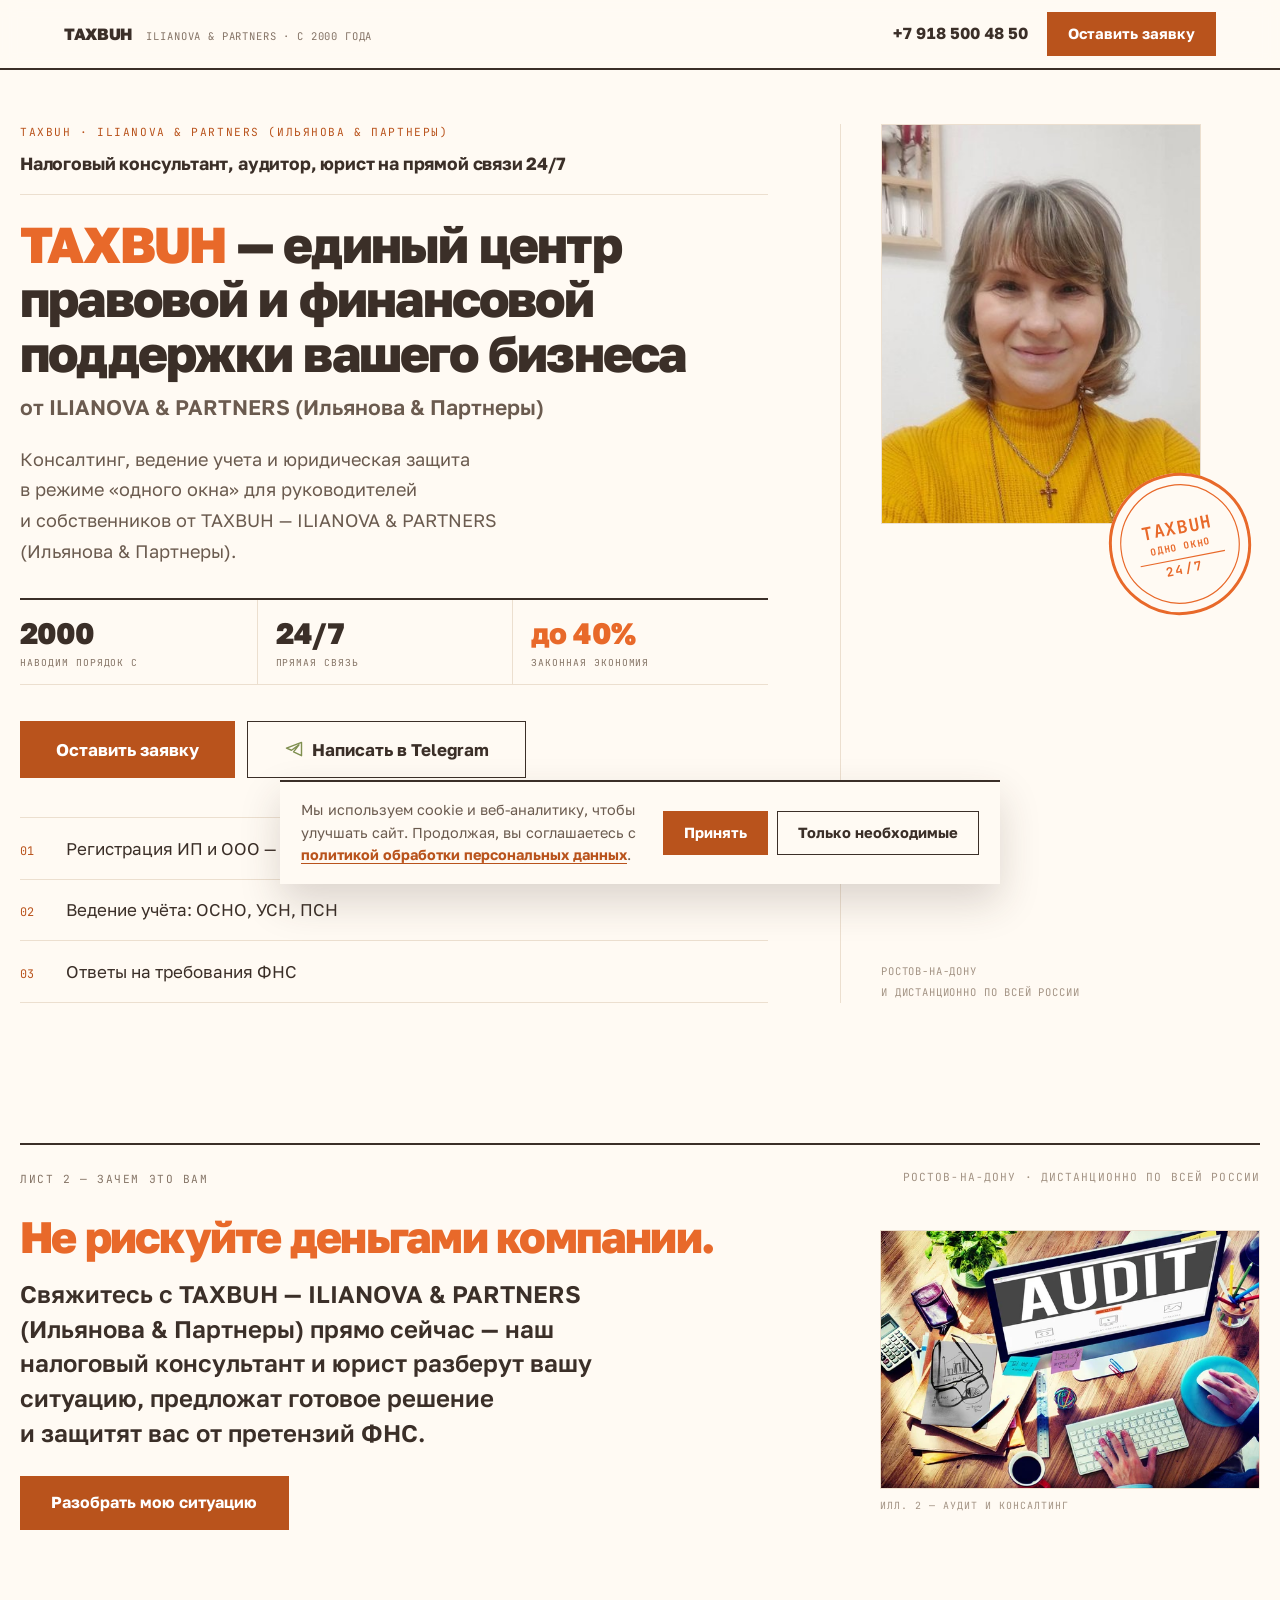
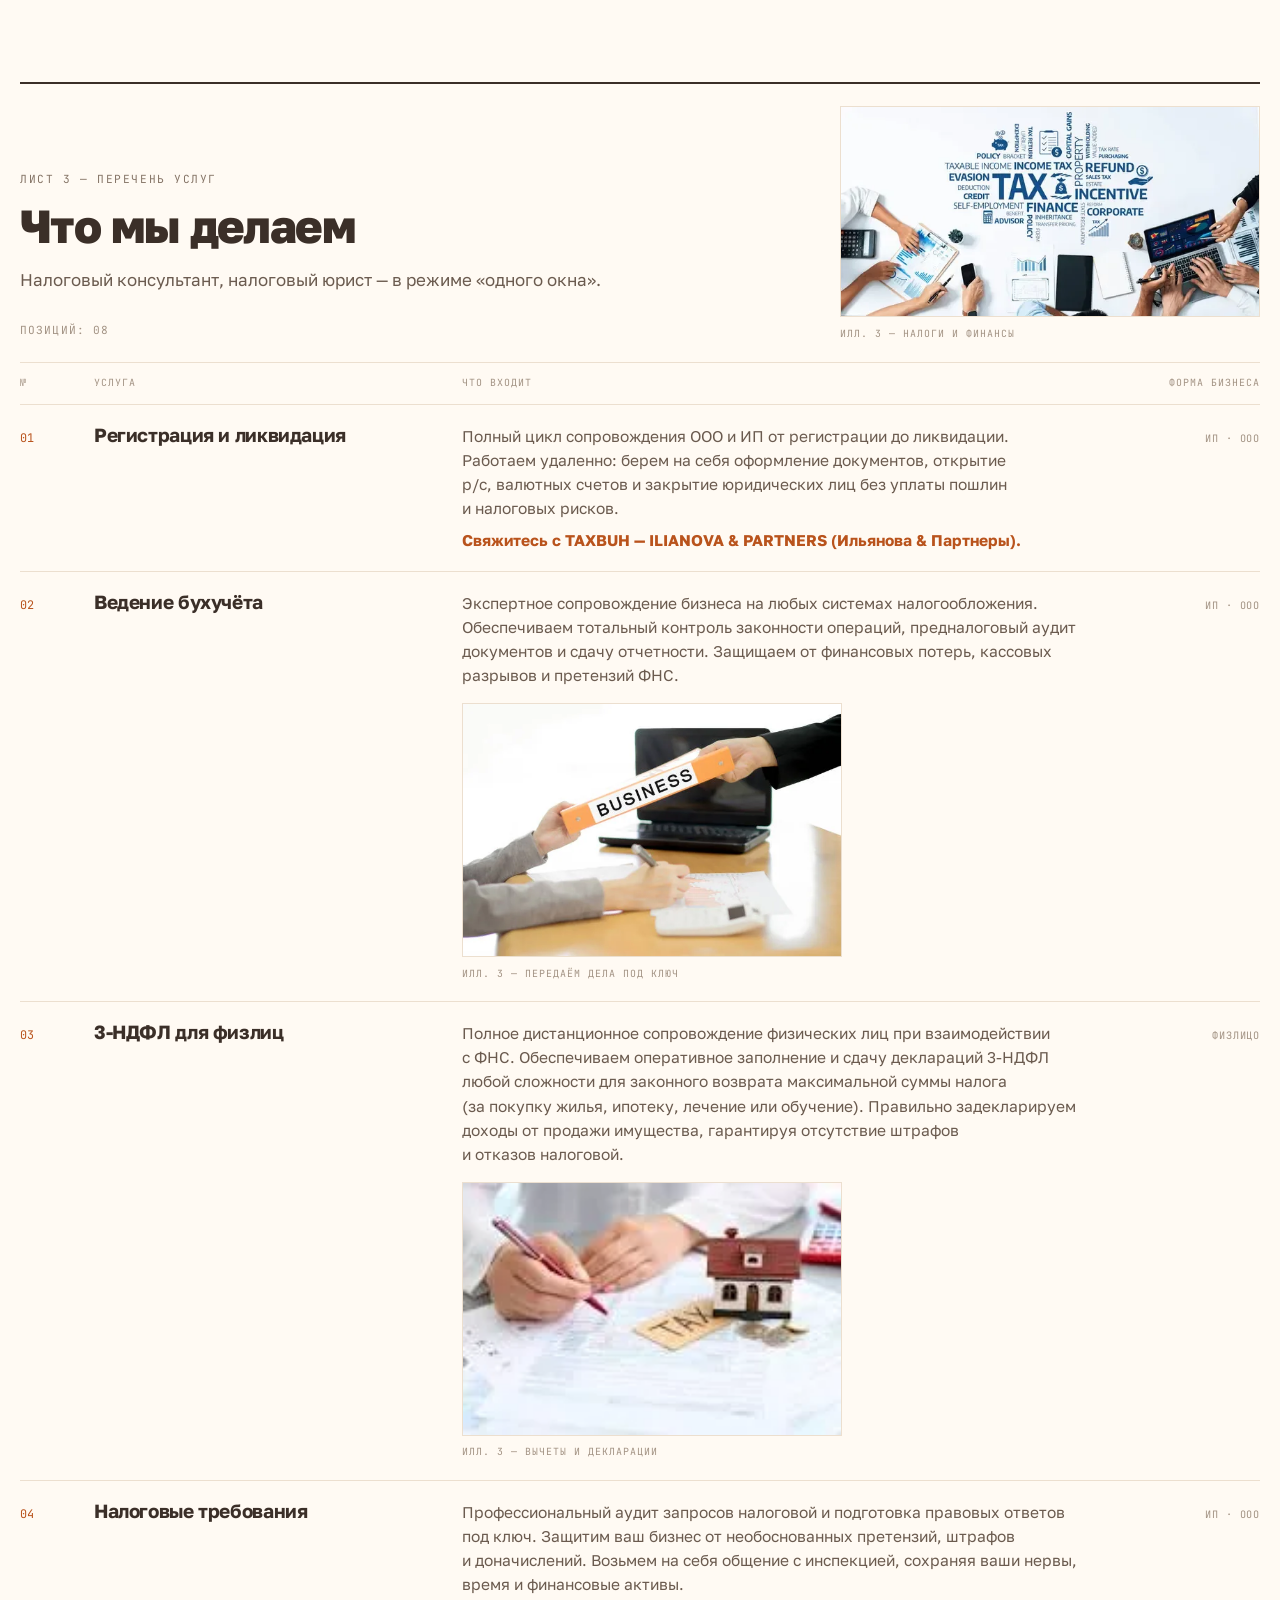
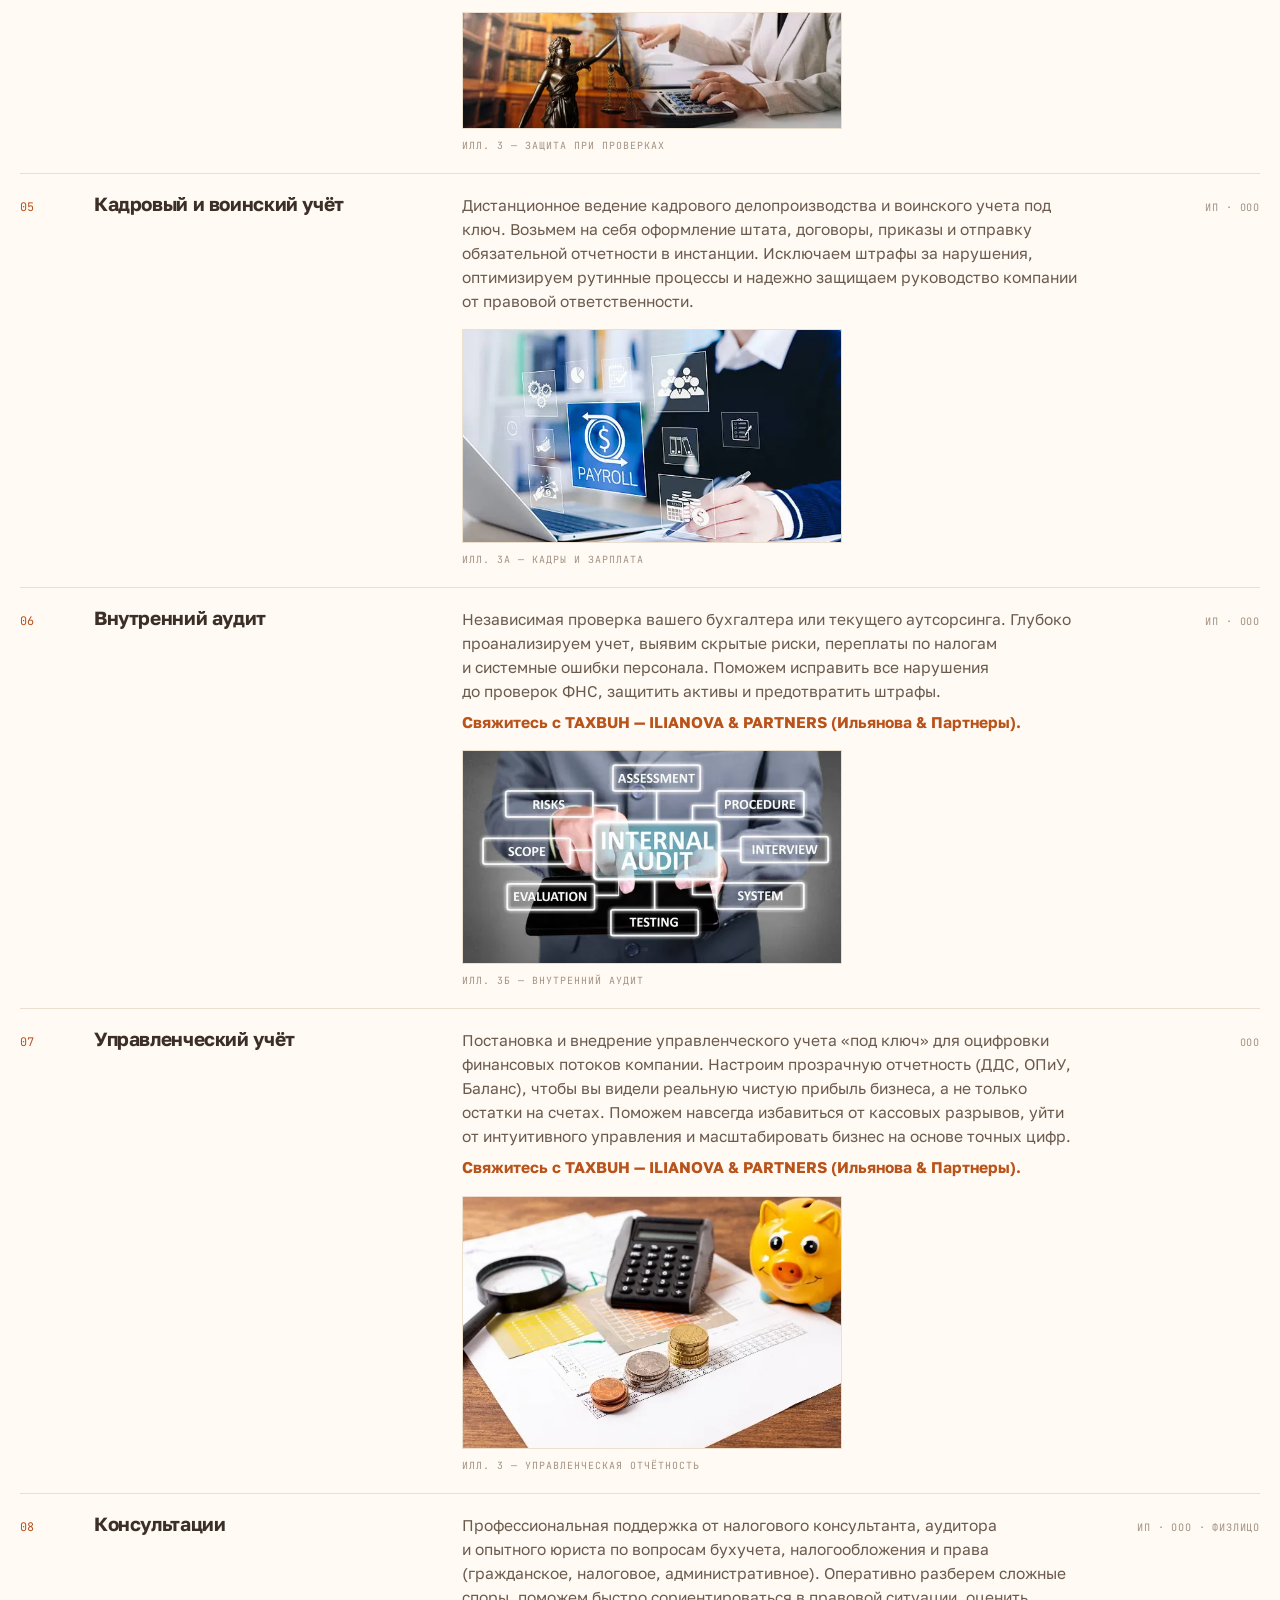
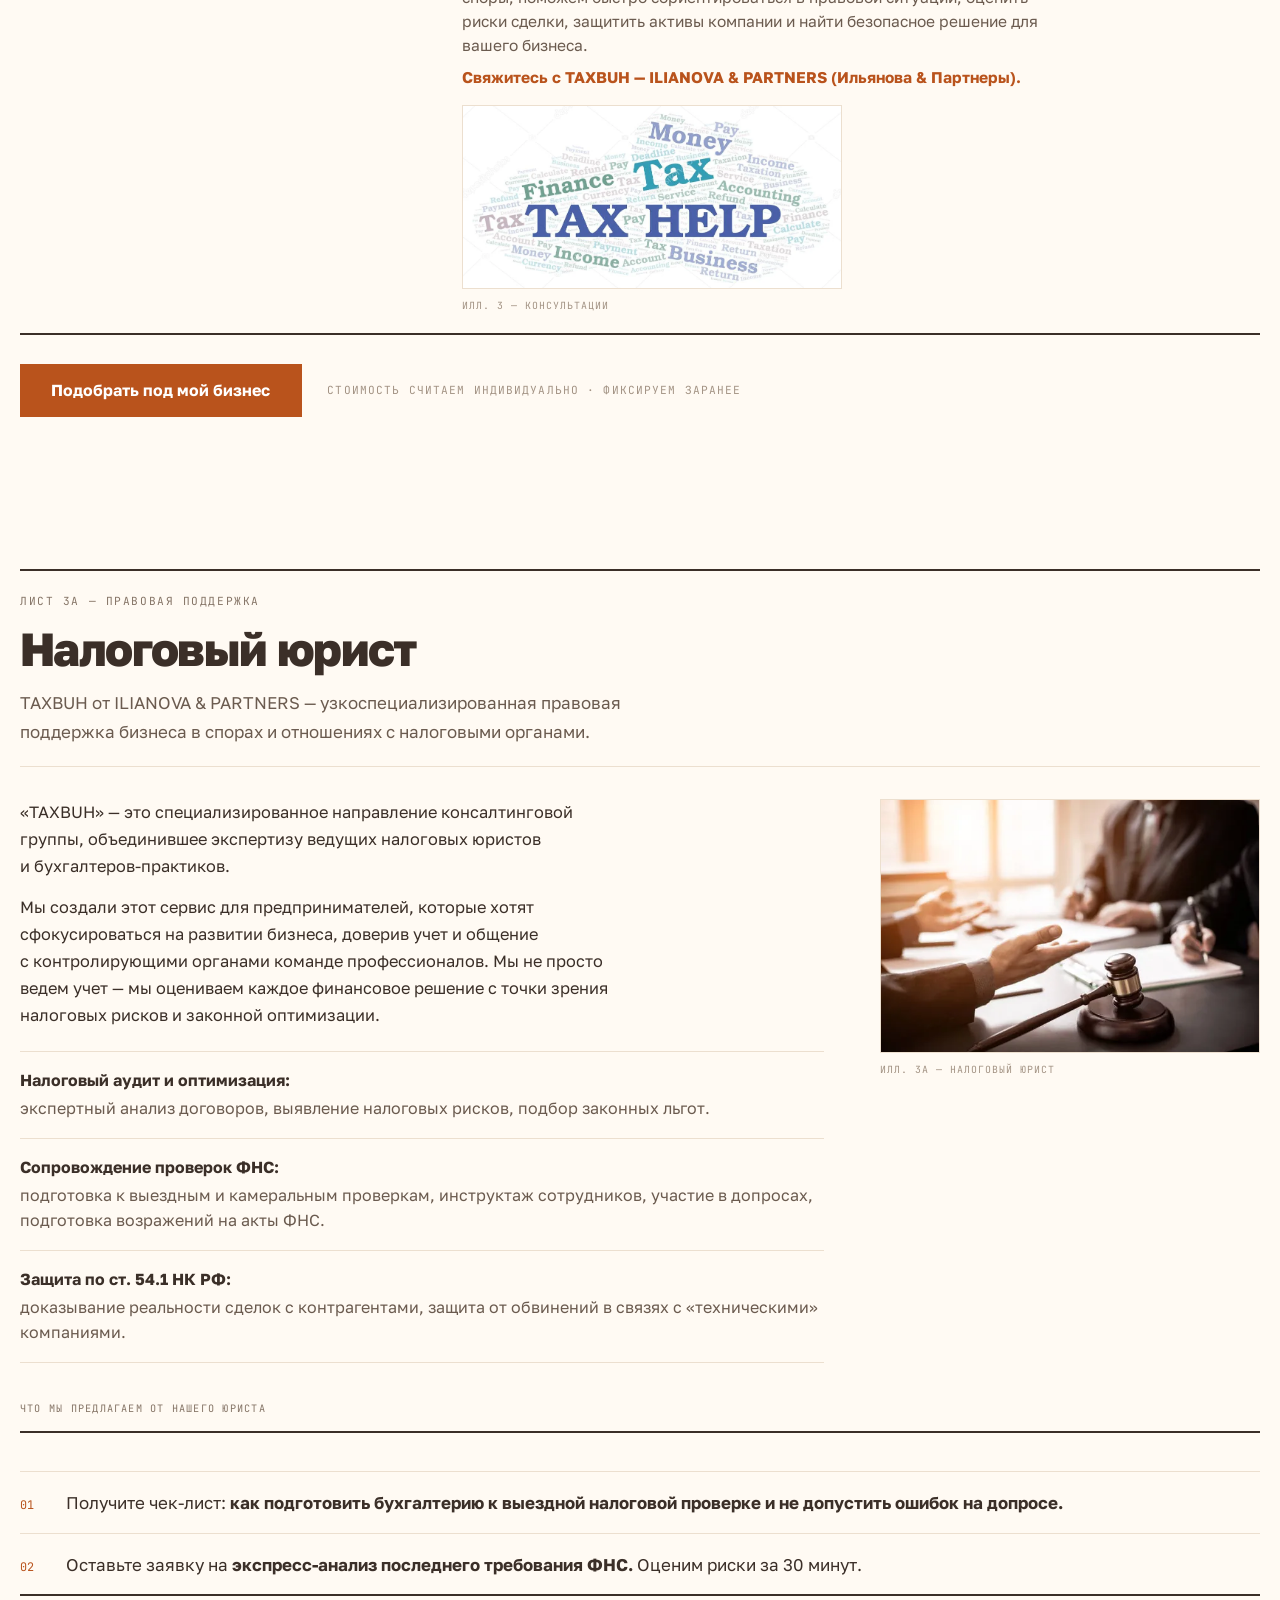
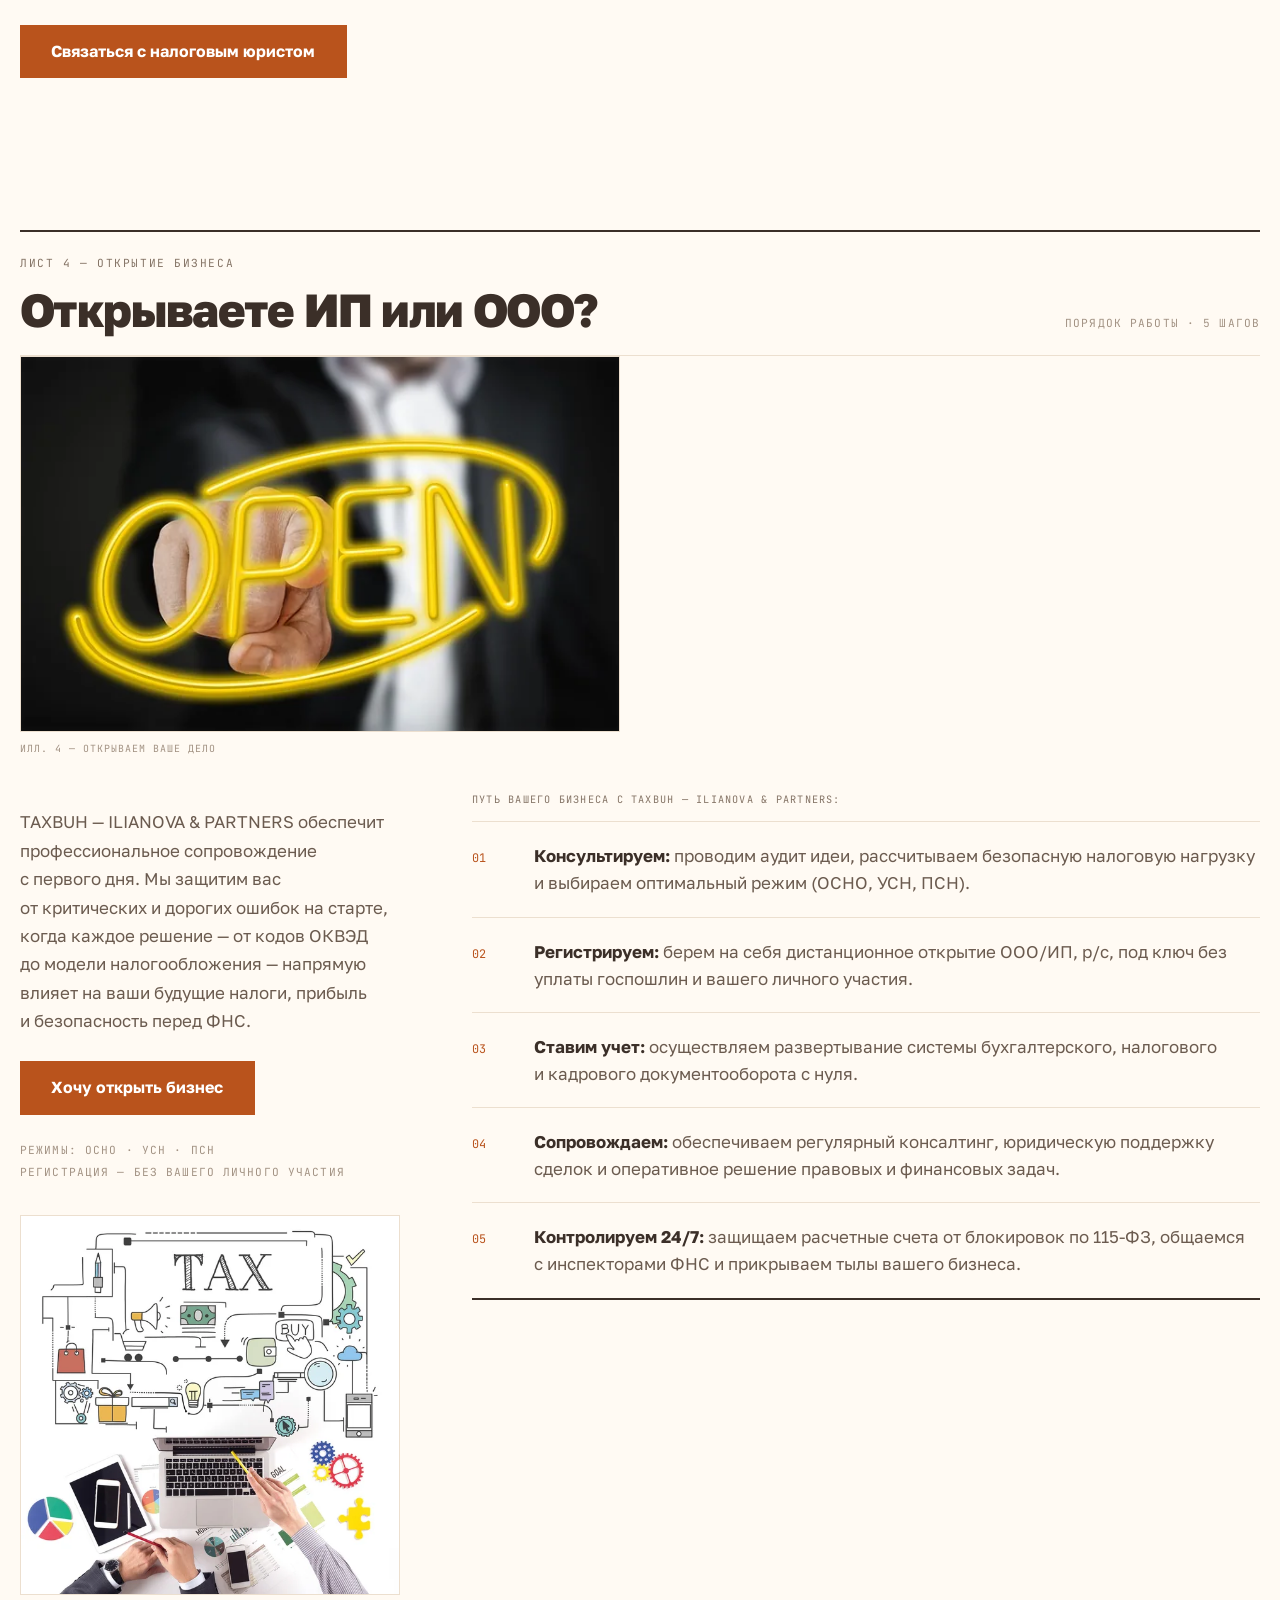
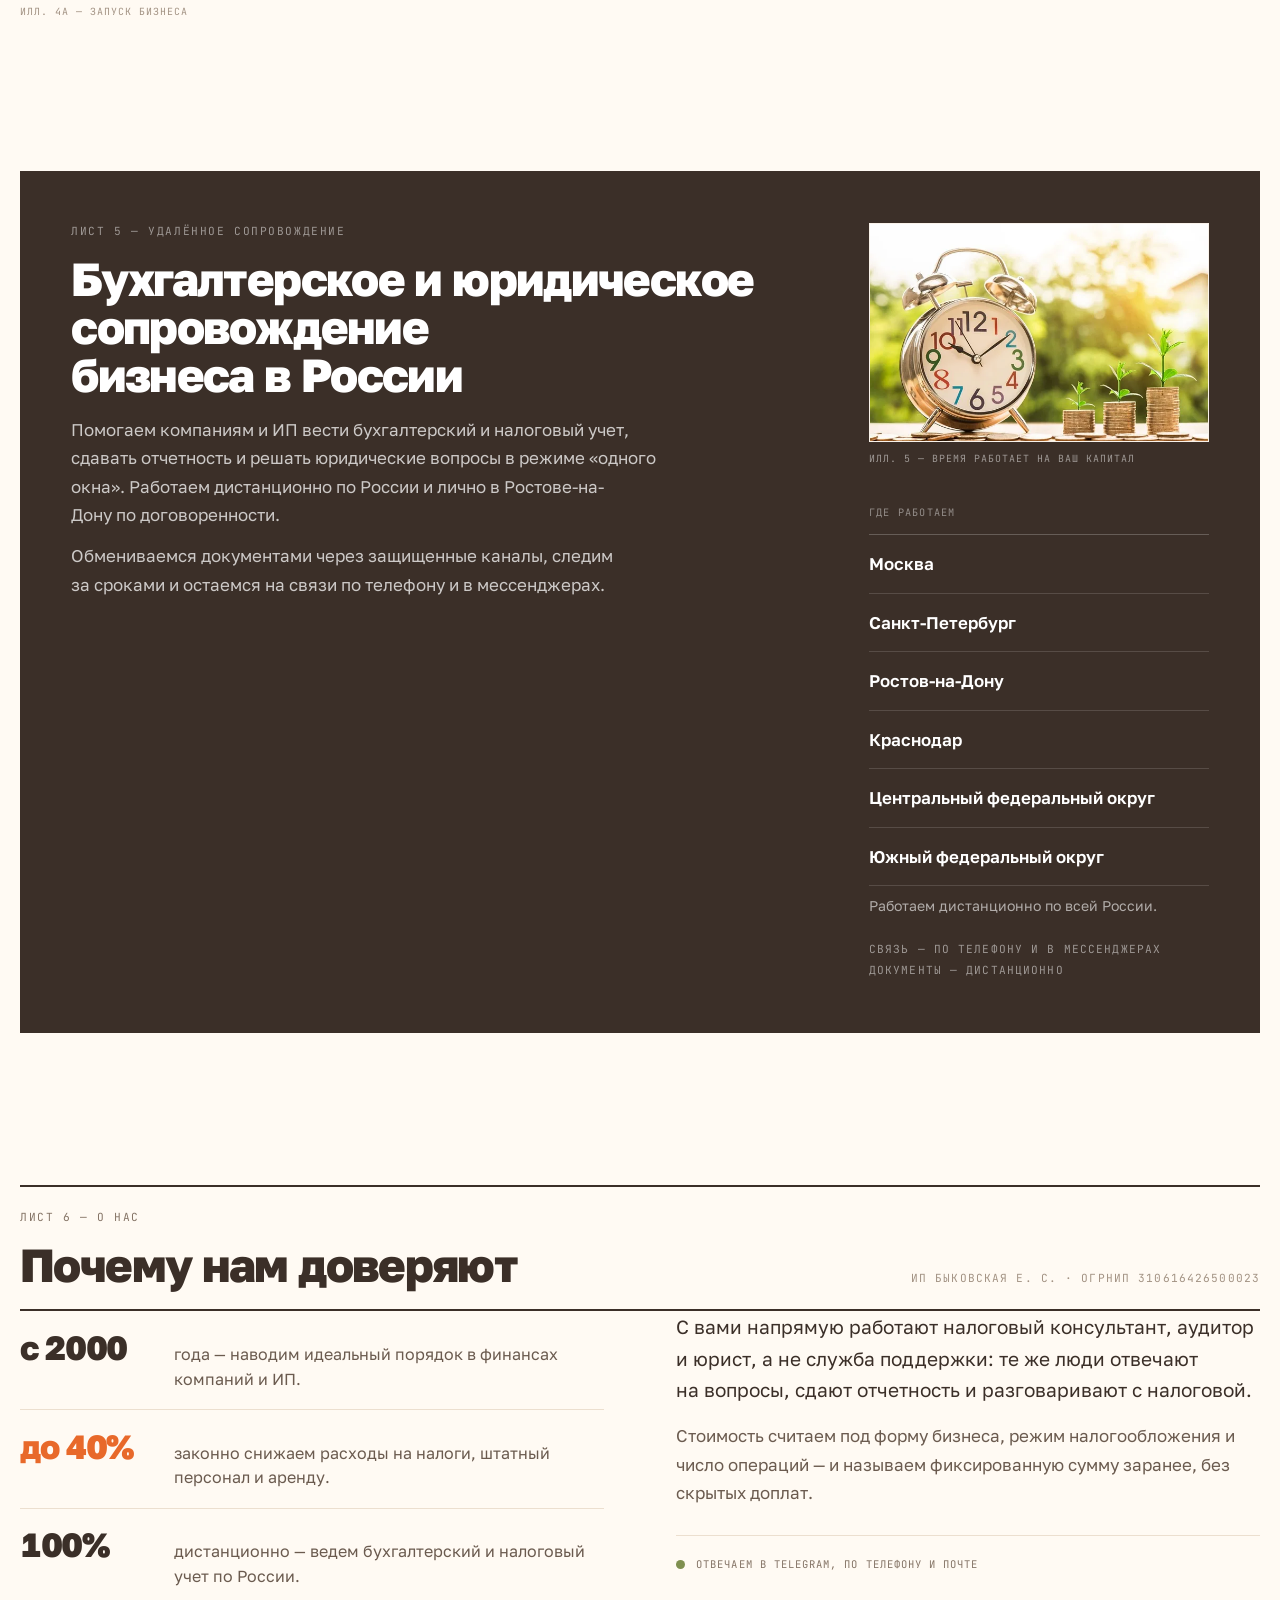
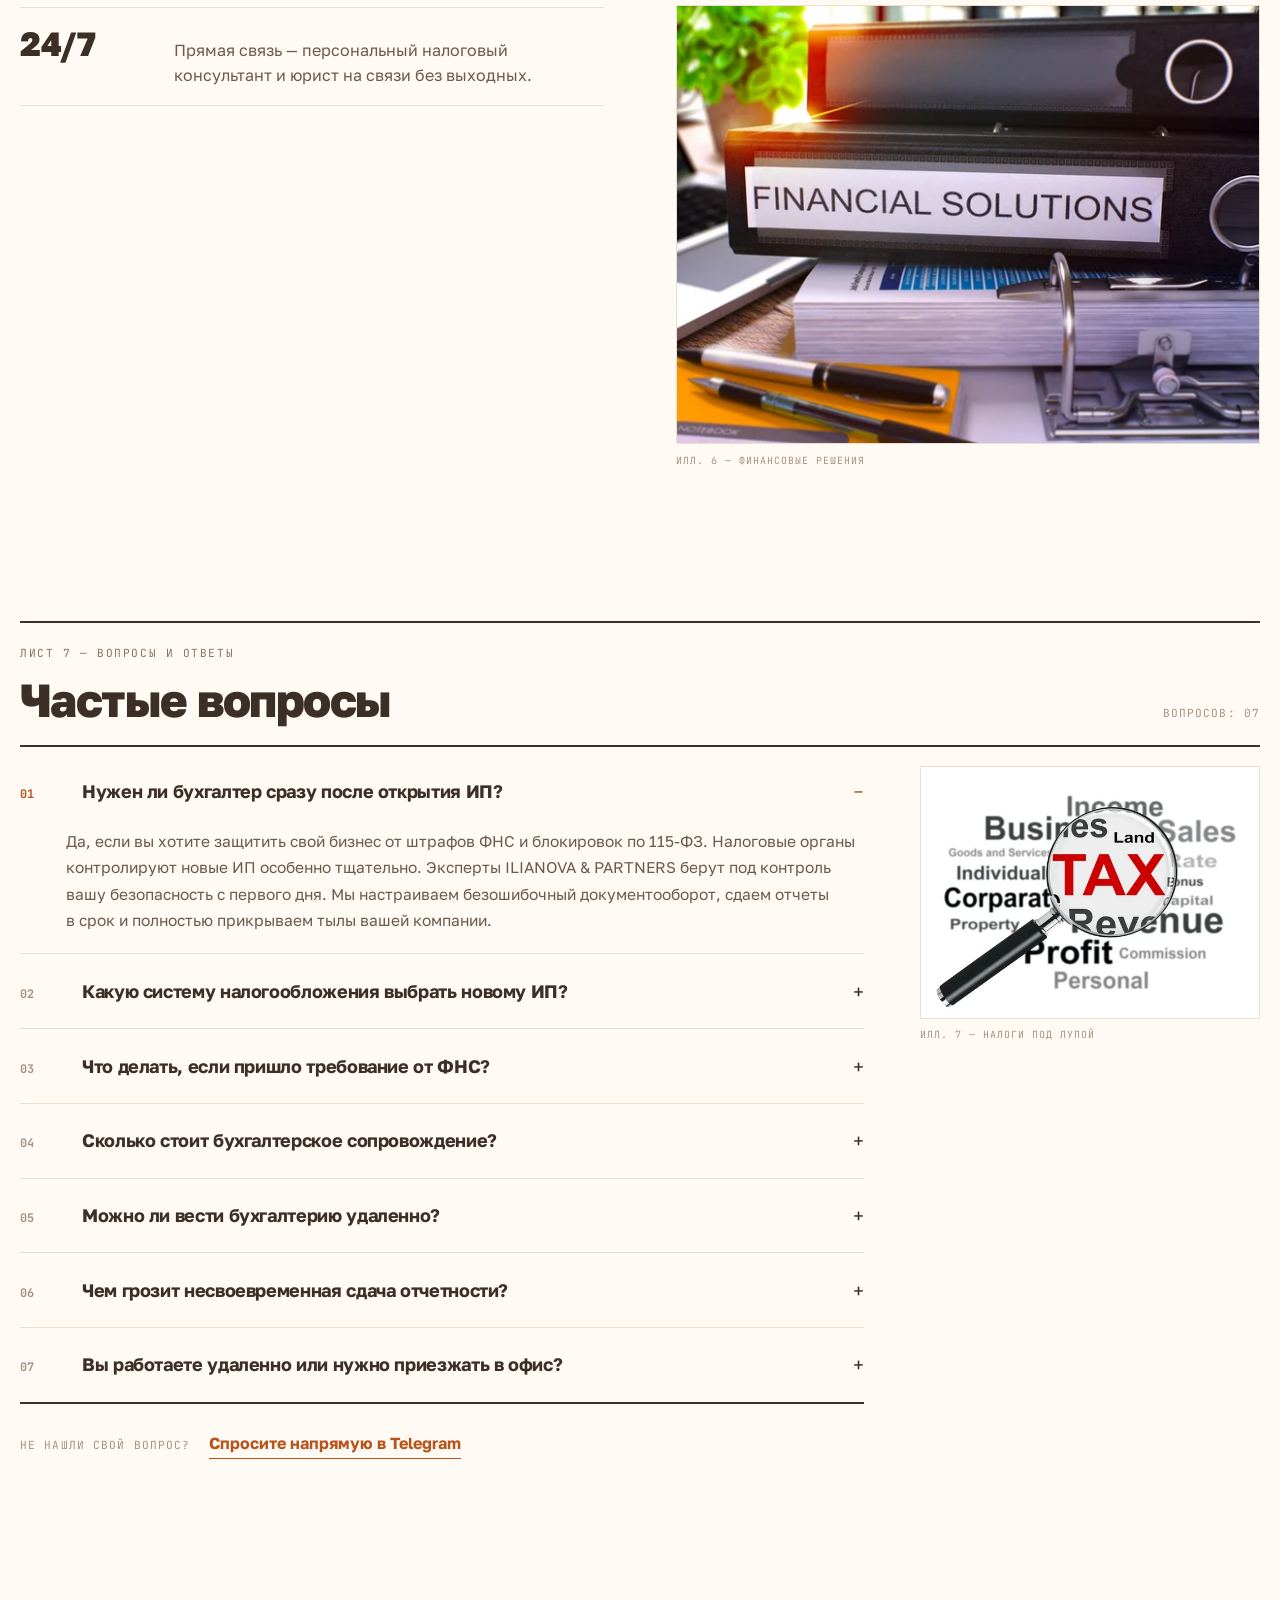
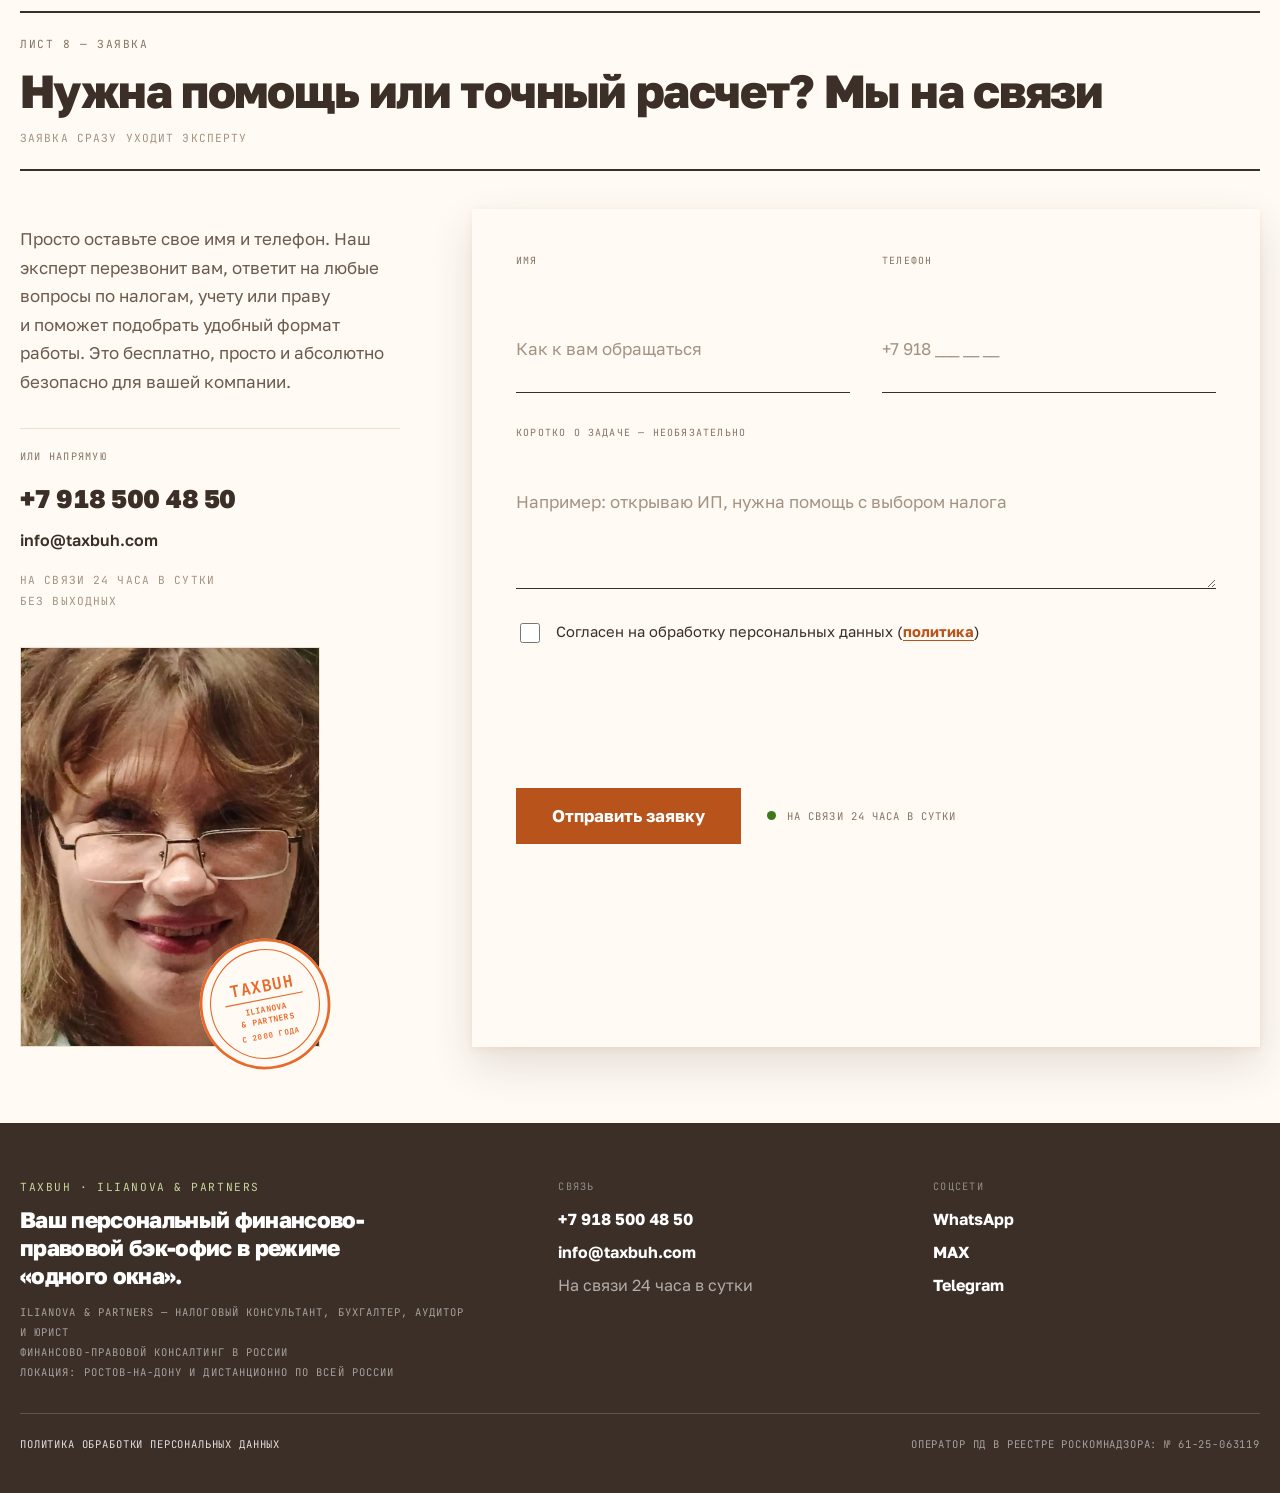
<file: vedomost/index.html>
<!DOCTYPE html>
<html lang="ru">
<head>
  <meta charset="UTF-8">
  <meta name="viewport" content="width=device-width, initial-scale=1.0">

  <!-- SEO: узкие ключи под старт бизнеса (ТЗ §5.5). -->
  <title>TAXBUH — налоговый консультант, бухгалтер, аудитор и юрист для ИП и ООО</title>
  <meta name="description" content="TAXBUH — ILIANOVA &amp; PARTNERS: консалтинг, ведение учета и юридическая защита бизнеса в России. Регистрация ИП и ООО, бухучет (ОСНО, УСН, ПСН), 3-НДФЛ, ответы на требования ФНС. Работаем очно в Ростове-на-Дону и дистанционно по РФ.">
  <link rel="canonical" href="https://taxbuh.com/">

  <meta property="og:type" content="website">
  <meta property="og:title" content="TAXBUH — единый центр правовой и финансовой поддержки вашего бизнеса">
  <meta property="og:description" content="Консалтинг, ведение учета и юридическая защита в режиме «одного окна» от ILIANOVA &amp; PARTNERS. Налоговый консультант, аудитор и юрист на прямой связи 24/7.">
  <meta property="og:url" content="https://taxbuh.com/">
  <meta property="og:locale" content="ru_RU">

  <link rel="preload" href="assets/fonts/golos-text-cyrillic.woff2" as="font" type="font/woff2" crossorigin>
  <link rel="stylesheet" href="css/styles.css">

  <!-- Организация для поиска и нейроответов (ТЗ §5.5). TODO: соцсети и лого, когда будут -->
  <script type="application/ld+json">
  {
    "@context": "https://schema.org",
    "@type": "AccountingService",
    "name": "TAXBUH — ILIANOVA & PARTNERS",
    "alternateName": "Ильянова & Партнеры",
    "description": "Единый центр правовой и финансовой поддержки бизнеса: консалтинг, ведение учета, аудит и юридическая защита в режиме «одного окна».",
    "telephone": "+7-918-500-48-50",
    "email": "info@taxbuh.com",
    "areaServed": "RU",
    "address": { "@type": "PostalAddress", "addressLocality": "Ростов-на-Дону", "addressCountry": "RU" },
    "foundingDate": "2000",
    "image": "https://taxbuh.com/assets/img/auditor.jpg",
    "url": "https://taxbuh.com/"
  }
  </script>

  <!-- FAQ для нейроответов Яндекс/Алисы и Google (ТЗ §5.5) -->
  <script type="application/ld+json">
  {
    "@context": "https://schema.org",
    "@type": "FAQPage",
    "mainEntity": [
      { "@type": "Question", "name": "Нужен ли бухгалтер сразу после открытия ИП?",
        "acceptedAnswer": { "@type": "Answer", "text": "Да, если вы хотите защитить свой бизнес от штрафов ФНС и блокировок по 115-ФЗ. Налоговые органы контролируют новые ИП особенно тщательно. Эксперты ILIANOVA & PARTNERS берут под контроль вашу безопасность с первого дня. Мы настраиваем безошибочный документооборот, сдаем отчеты в срок и полностью прикрываем тылы вашей компании." } },
      { "@type": "Question", "name": "Какую систему налогообложения выбрать новому ИП?",
        "acceptedAnswer": { "@type": "Answer", "text": "Такую, которая позволит вам законно сохранять до 40% больше чистой прибыли. Ошибка на старте — это сотни тысяч рублей, потерянных на ровном месте. Кому-то выгоден патент, кому-то — УСН, а кому-то для работы с крупными клиентами жизненно необходима ОСНО с НДС. Мы не гадаем, а проводим точный предрегистрационный аудит вашей бизнес-модели, считаем налоги на цифрах и защищаем вас от переплат ФНС с первого дня." } },
      { "@type": "Question", "name": "Что делать, если пришло требование от ФНС?",
        "acceptedAnswer": { "@type": "Answer", "text": "Ни в коем случае не удалять и не паниковать. Налоговая часто присылает запросы с нарушениями, надеясь, что предприниматель испугается и заплатит лишнее. Не рискуйте счетами компании — сразу перешлите требование нам. Мы проверим законность запроса, соберем нужные документы и сами ответим инспекторам в установленный срок. Нужна срочная помощь? Звоните — налоговый консультант на связи." } },
      { "@type": "Question", "name": "Сколько стоит бухгалтерское сопровождение?",
        "acceptedAnswer": { "@type": "Answer", "text": "Стоимость рассчитывается индивидуально и зависит от формы вашего бизнеса (ООО или ИП), налогового режима и количества операций в месяц. Мы в TAXBUH — ILIANOVA & PARTNERS называем фиксированную сумму заранее и прописываем её в договоре — никаких скрытых доплат и внезапных счетов в конце месяца не будет. Вы платите только за реальный объем задач, а не за отсиженные в офисе часы. Оставьте заявку, и мы подберем выгодное решение под масштаб вашей компании." } },
      { "@type": "Question", "name": "Можно ли вести бухгалтерию удаленно?",
        "acceptedAnswer": { "@type": "Answer", "text": "Да. Мы ведем бухгалтерский и налоговый учет компаний и ИП в России дистанционно. Обмениваемся документами через защищенные каналы, сдаем отчетность в срок и остаемся на связи по телефону и в мессенджерах." } },
      { "@type": "Question", "name": "Чем грозит несвоевременная сдача отчетности?",
        "acceptedAnswer": { "@type": "Answer", "text": "Штрафами, начислением пеней и блокировкой расчетных счетов ФНС. У компаний также возникает риск привлечения директора к личной ответственности. Передайте эту задачу нашим специалистам TAXBUH — ILIANOVA & PARTNERS: мы сами ведем календарь отчетности, проверяем каждый документ и сдаем всё онлайн строго вовремя. С нами ваш бизнес надежно защищен от просрочек, бюрократии и штрафных санкций." } },
      { "@type": "Question", "name": "Вы работаете удаленно или нужно приезжать в офис?",
        "acceptedAnswer": { "@type": "Answer", "text": "Мы работаем дистанционно с компаниями и ИП по всей России. Обмен документами происходит через защищенные каналы, консультации — по телефону и в мессенджерах. В Ростове-на-Дону при необходимости можно согласовать очную встречу." } }
    ]
  }
  </script>
</head>
<body>
  <a class="skip-link" href="#hero">Перейти к содержимому</a>

  <header class="topbar">
    <a class="brand" href="#hero">
      <span class="brand-name">TAXBUH</span>
      <span class="mono brand-since">ILIANOVA &amp; PARTNERS · С 2000 ГОДА</span>
    </a>
    <div class="topbar-right">
      <a class="phone-sm num" href="tel:+79185004850">+7 918 500 48 50</a>
      <a class="btn btn-sm" href="#lead">Оставить заявку</a>
    </div>
  </header>

  <main>

    <!-- ЛИСТ 1 — ПЕРВЫЙ ЭКРАН -->
    <section class="hero" id="hero">
      <div class="hero-inner">

        <div class="hero-copy">
          <div class="hero-kicker">
            <p class="mono sheet">TAXBUH · ILIANOVA &amp; PARTNERS (ИЛЬЯНОВА &amp; ПАРТНЕРЫ)</p>
            <p class="kicker-line">Налоговый консультант, аудитор, юрист на&nbsp;прямой связи 24/7</p>
          </div>

          <h1 class="hero-title"><span class="hl">TAXBUH</span> — единый центр правовой и&nbsp;финансовой поддержки вашего бизнеса <span class="hero-by">от ILIANOVA &amp; PARTNERS (Ильянова &amp; Партнеры)</span></h1>

          <p class="hero-sub">Консалтинг, ведение учета и&nbsp;юридическая защита в&nbsp;режиме «одного окна» для руководителей и&nbsp;собственников от&nbsp;TAXBUH — ILIANOVA &amp; PARTNERS (Ильянова &amp; Партнеры).</p>

          <ul class="figures">
            <li>
              <span class="figure num">2000</span>
              <span class="mono figure-cap">НАВОДИМ ПОРЯДОК С</span>
            </li>
            <li>
              <span class="figure num">24/7</span>
              <span class="mono figure-cap">ПРЯМАЯ СВЯЗЬ</span>
            </li>
            <li>
              <span class="figure num accent">до 40%</span>
              <span class="mono figure-cap">ЗАКОННАЯ ЭКОНОМИЯ</span>
            </li>
          </ul>

          <div class="hero-cta">
            <a class="btn btn-lg" href="#lead">Оставить заявку</a>
            <a class="btn btn-lg btn-ghost" href="https://t.me/Taxbuhbot" target="_blank" rel="noopener">
              <svg viewBox="0 0 24 24" fill="none" stroke="currentColor" stroke-width="1.7" stroke-linecap="round" stroke-linejoin="round" aria-hidden="true"><path d="M21 4L3 11l6 2.5L18 7l-6.5 8.5L21 20z"/></svg>
              Написать в Telegram
            </a>
          </div>

          <ol class="rows rows-compact">
            <li><span class="mono row-no">01</span><span class="row-body">Регистрация ИП и ООО — под ключ</span></li>
            <li><span class="mono row-no">02</span><span class="row-body">Ведение учёта: ОСНО, УСН, ПСН</span></li>
            <li><span class="mono row-no">03</span><span class="row-body">Ответы на требования ФНС</span></li>
          </ol>
        </div>

        <div class="hero-side">
          <figure class="photo-slot photo-portrait">
            <img src="assets/img/auditor.jpg"
                 srcset="assets/img/auditor-400.jpg 400w, assets/img/auditor.jpg 720w"
                 sizes="(min-width: 760px) 320px, min(100vw - 2.5rem, 320px)"
                 width="720" height="900" fetchpriority="high"
                 alt="Налоговый консультант TAXBUH — ILIANOVA &amp; PARTNERS">
          </figure>

          <svg class="stamp" viewBox="0 0 200 200" aria-hidden="true">
            <circle class="stamp-bg" cx="100" cy="100" r="96"/>
            <circle cx="100" cy="100" r="94" fill="none" stroke="currentColor" stroke-width="4"/>
            <circle cx="100" cy="100" r="80" fill="none" stroke="currentColor" stroke-width="1.6"/>
            <text x="100" y="86" text-anchor="middle" fill="currentColor" font-family="JetBrains Mono, monospace" font-size="24" font-weight="700" letter-spacing="1">TAXBUH</text>
            <text x="100" y="108" text-anchor="middle" fill="currentColor" font-family="JetBrains Mono, monospace" font-size="13" font-weight="700" letter-spacing="1">ОДНО ОКНО</text>
            <line x1="42" y1="120" x2="158" y2="120" stroke="currentColor" stroke-width="1.6"/>
            <text x="100" y="140" text-anchor="middle" fill="currentColor" font-family="JetBrains Mono, monospace" font-size="17" font-weight="700" letter-spacing="2">24/7</text>
          </svg>

          <p class="mono hero-geo">РОСТОВ-НА-ДОНУ<br>И ДИСТАНЦИОННО ПО ВСЕЙ РОССИИ</p>
        </div>

      </div>
    </section>

    <!-- ЛИСТ 2 — БОЛИ -->
    <section class="sheet-block pain" id="pain">
      <div class="container">
        <div class="sheet-head">
          <p class="mono sheet">ЛИСТ 2 — ЗАЧЕМ ЭТО ВАМ</p>
          <p class="mono sheet-note">РОСТОВ-НА-ДОНУ · ДИСТАНЦИОННО ПО ВСЕЙ РОССИИ</p>
        </div>
        <div class="pain-inner">
          <div>
            <p class="pain-a">Не рискуйте деньгами компании.</p>
            <p class="pain-q">Свяжитесь с&nbsp;TAXBUH — ILIANOVA &amp; PARTNERS (Ильянова &amp; Партнеры) прямо сейчас — наш налоговый консультант и&nbsp;юрист разберут вашу ситуацию, предложат готовое решение и&nbsp;защитят вас от&nbsp;претензий ФНС.</p>
            <a class="btn" href="#lead">Разобрать мою ситуацию</a>
          </div>
          <figure class="ill">
            <img src="assets/img/ill-pain.webp" width="600" height="407" alt="Рабочее место аудитора: монитор с надписью AUDIT, калькулятор, документы" loading="lazy" decoding="async">
            <figcaption class="mono">ИЛЛ. 2 — АУДИТ И КОНСАЛТИНГ</figcaption>
          </figure>
        </div>
      </div>
    </section>

    <!-- ЛИСТ 3 — УСЛУГИ -->
    <section class="sheet-block" id="services">
      <div class="container">
        <div class="sheet-head sheet-head-rule">
          <div>
            <p class="mono sheet">ЛИСТ 3 — ПЕРЕЧЕНЬ УСЛУГ</p>
            <h2 class="section-title">Что мы делаем</h2>
            <p class="lead">Налоговый консультант, налоговый юрист — в&nbsp;режиме «одного окна».</p>
            <p class="mono sheet-note num block">ПОЗИЦИЙ: 08</p>
          </div>
          <figure class="ill ill-head">
            <img src="assets/img/ill-wc.webp" width="600" height="300" alt="Налоговый консультант и налоговый юрист: облако налоговых терминов над рабочим столом" loading="lazy" decoding="async">
            <figcaption class="mono">ИЛЛ. 3 — НАЛОГИ И ФИНАНСЫ</figcaption>
          </figure>
        </div>

        <div class="table-head mono" aria-hidden="true">
          <span>№</span><span>УСЛУГА</span><span>ЧТО ВХОДИТ</span><span class="ta-r">ФОРМА БИЗНЕСА</span>
        </div>

        <ol class="rows rows-services">
          <li>
            <span class="mono row-no num">01</span>
            <h3 class="row-name">Регистрация и ликвидация</h3>
            <p class="row-desc">Полный цикл сопровождения ООО и&nbsp;ИП от&nbsp;регистрации до&nbsp;ликвидации. Работаем удаленно: берем на&nbsp;себя оформление документов, открытие р/с, валютных счетов и&nbsp;закрытие юридических лиц без уплаты пошлин и&nbsp;налоговых рисков. <span class="row-cta">Свяжитесь с&nbsp;TAXBUH — ILIANOVA &amp; PARTNERS (Ильянова &amp; Партнеры).</span></p>
            <span class="mono row-tag">ИП · ООО</span>
          </li>
          <li>
            <span class="mono row-no num">02</span>
            <h3 class="row-name">Ведение бухучёта</h3>
            <p class="row-desc">Экспертное сопровождение бизнеса на&nbsp;любых системах налогообложения. Обеспечиваем тотальный контроль законности операций, предналоговый аудит документов и&nbsp;сдачу отчетности. Защищаем от&nbsp;финансовых потерь, кассовых разрывов и&nbsp;претензий ФНС.</p>
            <figure class="ill row-ill">
              <img src="assets/img/ill-biz.webp" width="612" height="408" alt="Передача папки Business через рабочий стол" loading="lazy" decoding="async">
              <figcaption class="mono">ИЛЛ. 3 — ПЕРЕДАЁМ ДЕЛА ПОД КЛЮЧ</figcaption>
            </figure>
            <span class="mono row-tag">ИП · ООО</span>
          </li>
          <li>
            <span class="mono row-no num">03</span>
            <h3 class="row-name">3-НДФЛ для физлиц</h3>
            <p class="row-desc">Полное дистанционное сопровождение физических лиц при взаимодействии с&nbsp;ФНС. Обеспечиваем оперативное заполнение и&nbsp;сдачу деклараций 3-НДФЛ любой сложности для законного возврата максимальной суммы налога (за&nbsp;покупку жилья, ипотеку, лечение или обучение). Правильно задекларируем доходы от&nbsp;продажи имущества, гарантируя отсутствие штрафов и&nbsp;отказов налоговой.</p>
            <figure class="ill row-ill row-ill-sm">
              <img src="assets/img/ill-ndfl.webp" width="192" height="128" alt="Декларация 3-НДФЛ, макет дома и монеты" loading="lazy" decoding="async">
              <figcaption class="mono">ИЛЛ. 3 — ВЫЧЕТЫ И ДЕКЛАРАЦИИ</figcaption>
            </figure>
            <span class="mono row-tag">ФИЗЛИЦО</span>
          </li>
          <li>
            <span class="mono row-no num">04</span>
            <h3 class="row-name">Налоговые требования</h3>
            <p class="row-desc">Профессиональный аудит запросов налоговой и&nbsp;подготовка правовых ответов под ключ. Защитим ваш бизнес от&nbsp;необоснованных претензий, штрафов и&nbsp;доначислений. Возьмем на&nbsp;себя общение с&nbsp;инспекцией, сохраняя ваши нервы, время и&nbsp;финансовые активы.</p>
            <figure class="ill row-ill">
              <img src="assets/img/ill-fns.webp" width="612" height="186" alt="Статуя Фемиды и расчёты на калькуляторе" loading="lazy" decoding="async">
              <figcaption class="mono">ИЛЛ. 3 — ЗАЩИТА ПРИ ПРОВЕРКАХ</figcaption>
            </figure>
            <span class="mono row-tag">ИП · ООО</span>
          </li>
          <li>
            <span class="mono row-no num">05</span>
            <h3 class="row-name">Кадровый и воинский учёт</h3>
            <p class="row-desc">Дистанционное ведение кадрового делопроизводства и&nbsp;воинского учета под ключ. Возьмем на&nbsp;себя оформление штата, договоры, приказы и&nbsp;отправку обязательной отчетности в&nbsp;инстанции. Исключаем штрафы за&nbsp;нарушения, оптимизируем рутинные процессы и&nbsp;надежно защищаем руководство компании от&nbsp;правовой ответственности.</p>
            <figure class="ill row-ill row-crop">
              <img src="assets/img/ill-hr.webp" width="600" height="408" alt="Специалист ведет расчет заработной платы за ноутбуком" loading="lazy" decoding="async">
              <figcaption class="mono">ИЛЛ. 3А — КАДРЫ И ЗАРПЛАТА</figcaption>
            </figure>
            <span class="mono row-tag">ИП · ООО</span>
          </li>
          <li>
            <span class="mono row-no num">06</span>
            <h3 class="row-name">Внутренний аудит</h3>
            <p class="row-desc">Независимая проверка вашего бухгалтера или текущего аутсорсинга. Глубоко проанализируем учет, выявим скрытые риски, переплаты по&nbsp;налогам и&nbsp;системные ошибки персонала. Поможем исправить все нарушения до&nbsp;проверок ФНС, защитить активы и&nbsp;предотвратить штрафы. <span class="row-cta">Свяжитесь с&nbsp;TAXBUH — ILIANOVA &amp; PARTNERS (Ильянова &amp; Партнеры).</span></p>
            <figure class="ill row-ill row-crop">
              <img src="assets/img/ill-audit.webp" width="600" height="400" alt="Схема внутреннего аудита: оценка, риски, процедуры, тестирование" loading="lazy" decoding="async">
              <figcaption class="mono">ИЛЛ. 3Б — ВНУТРЕННИЙ АУДИТ</figcaption>
            </figure>
            <span class="mono row-tag">ИП · ООО</span>
          </li>
          <li>
            <span class="mono row-no num">07</span>
            <h3 class="row-name">Управленческий учёт</h3>
            <p class="row-desc">Постановка и&nbsp;внедрение управленческого учета «под ключ» для оцифровки финансовых потоков компании. Настроим прозрачную отчетность (ДДС, ОПиУ, Баланс), чтобы вы видели реальную чистую прибыль бизнеса, а&nbsp;не&nbsp;только остатки на&nbsp;счетах. Поможем навсегда избавиться от&nbsp;кассовых разрывов, уйти от&nbsp;интуитивного управления и&nbsp;масштабировать бизнес на&nbsp;основе точных цифр. <span class="row-cta">Свяжитесь с&nbsp;TAXBUH — ILIANOVA &amp; PARTNERS (Ильянова &amp; Партнеры).</span></p>
            <figure class="ill row-ill">
              <img src="assets/img/ill-mgmt.webp" width="526" height="350" alt="Калькулятор, монеты и лупа над финансовыми отчётами" loading="lazy" decoding="async">
              <figcaption class="mono">ИЛЛ. 3 — УПРАВЛЕНЧЕСКАЯ ОТЧЁТНОСТЬ</figcaption>
            </figure>
            <span class="mono row-tag">ООО</span>
          </li>
          <li class="row-last">
            <span class="mono row-no num">08</span>
            <h3 class="row-name">Консультации</h3>
            <p class="row-desc">Профессиональная поддержка от&nbsp;налогового консультанта, аудитора и&nbsp;опытного юриста по&nbsp;вопросам бухучета, налогообложения и&nbsp;права (гражданское, налоговое, административное). Оперативно разберем сложные споры, поможем быстро сориентироваться в&nbsp;правовой ситуации, оценить риски сделки, защитить активы компании и&nbsp;найти безопасное решение для вашего бизнеса. <span class="row-cta">Свяжитесь с&nbsp;TAXBUH — ILIANOVA &amp; PARTNERS (Ильянова &amp; Партнеры).</span></p>
            <figure class="ill row-ill">
              <img src="assets/img/ill-consult.webp" width="1023" height="494" alt="Облако слов Tax Help: деньги, налоги, учет, консультации" loading="lazy" decoding="async">
              <figcaption class="mono">ИЛЛ. 3 — КОНСУЛЬТАЦИИ</figcaption>
            </figure>
            <span class="mono row-tag">ИП · ООО · ФИЗЛИЦО</span>
          </li>
        </ol>

        <div class="after-table">
          <a class="btn" href="#lead">Подобрать под мой бизнес</a>
          <p class="mono sheet-note">СТОИМОСТЬ СЧИТАЕМ ИНДИВИДУАЛЬНО · ФИКСИРУЕМ ЗАРАНЕЕ</p>
        </div>
      </div>
    </section>

    <!-- ЛИСТ 3А — НАЛОГОВЫЙ ЮРИСТ -->
    <section class="sheet-block" id="lawyer">
      <div class="container">
        <div class="sheet-head sheet-head-rule">
          <div>
            <p class="mono sheet">ЛИСТ 3А — ПРАВОВАЯ ПОДДЕРЖКА</p>
            <h2 class="section-title">Налоговый юрист</h2>
            <p class="lead">TAXBUH от&nbsp;ILIANOVA &amp; PARTNERS — узкоспециализированная правовая поддержка бизнеса в&nbsp;спорах и&nbsp;отношениях с&nbsp;налоговыми органами.</p>
          </div>
        </div>

        <div class="lawyer-inner">
          <div class="lawyer-copy">
            <p>«TAXBUH» — это специализированное направление консалтинговой группы, объединившее экспертизу ведущих налоговых юристов и&nbsp;бухгалтеров-практиков.</p>
            <p>Мы создали этот сервис для предпринимателей, которые хотят сфокусироваться на&nbsp;развитии бизнеса, доверив учет и&nbsp;общение с&nbsp;контролирующими органами команде профессионалов. Мы не&nbsp;просто ведем учет — мы оцениваем каждое финансовое решение с&nbsp;точки зрения налоговых рисков и&nbsp;законной оптимизации.</p>
            <ul class="lawyer-list">
              <li><b>Налоговый аудит и&nbsp;оптимизация:</b> экспертный анализ договоров, выявление налоговых рисков, подбор законных льгот.</li>
              <li><b>Сопровождение проверок ФНС:</b> подготовка к&nbsp;выездным и&nbsp;камеральным проверкам, инструктаж сотрудников, участие в&nbsp;допросах, подготовка возражений на&nbsp;акты ФНС.</li>
              <li><b>Защита по&nbsp;ст.&nbsp;54.1 НК&nbsp;РФ:</b> доказывание реальности сделок с&nbsp;контрагентами, защита от&nbsp;обвинений в&nbsp;связях с&nbsp;«техническими» компаниями.</li>
            </ul>
          </div>
          <figure class="ill lawyer-ill">
            <img src="assets/img/ill-law.webp" width="600" height="400" alt="Консультация юриста: обсуждение документов за столом" loading="lazy" decoding="async">
            <figcaption class="mono">ИЛЛ. 3А — НАЛОГОВЫЙ ЮРИСТ</figcaption>
          </figure>
        </div>

        <div class="lawyer-offer">
          <p class="mono list-head">ЧТО МЫ ПРЕДЛАГАЕМ ОТ&nbsp;НАШЕГО ЮРИСТА</p>
          <ol class="rows rows-compact">
            <li><span class="mono row-no">01</span><span class="row-body">Получите чек-лист: <b>как подготовить бухгалтерию к&nbsp;выездной налоговой проверке и&nbsp;не&nbsp;допустить ошибок на&nbsp;допросе.</b></span></li>
            <li class="row-last"><span class="mono row-no">02</span><span class="row-body">Оставьте заявку на&nbsp;<b>экспресс-анализ последнего требования ФНС.</b> Оценим риски за&nbsp;30&nbsp;минут.</span></li>
          </ol>
          <div class="after-table">
            <a class="btn" href="#lead">Связаться с налоговым юристом</a>
          </div>
        </div>
      </div>
    </section>

    <!-- ЛИСТ 4 — СТАРТ БИЗНЕСА -->
    <section class="sheet-block" id="startup">
      <div class="container">
        <div class="sheet-head sheet-head-rule">
          <div>
            <p class="mono sheet">ЛИСТ 4 — ОТКРЫТИЕ БИЗНЕСА</p>
            <h2 class="section-title">Открываете ИП или&nbsp;ООО?</h2>
          </div>
          <p class="mono sheet-note">ПОРЯДОК РАБОТЫ · 5 ШАГОВ</p>
        </div>

        <figure class="ill ill-open">
          <img src="assets/img/ill-open.webp" width="640" height="401" alt="Неоновая вывеска OPEN: открываем ваше дело" loading="lazy" decoding="async">
          <figcaption class="mono">ИЛЛ. 4 — ОТКРЫВАЕМ ВАШЕ ДЕЛО</figcaption>
        </figure>

        <div class="startup-inner">
          <div>
            <p class="lead">TAXBUH — ILIANOVA &amp; PARTNERS обеспечит профессиональное сопровождение с&nbsp;первого дня. Мы защитим вас от&nbsp;критических и&nbsp;дорогих ошибок на&nbsp;старте, когда каждое решение — от&nbsp;кодов ОКВЭД до&nbsp;модели налогообложения — напрямую влияет на&nbsp;ваши будущие налоги, прибыль и&nbsp;безопасность перед ФНС.</p>
            <a class="btn" href="#lead">Хочу открыть бизнес</a>
            <p class="mono sheet-note block">РЕЖИМЫ: ОСНО · УСН · ПСН<br>РЕГИСТРАЦИЯ — БЕЗ ВАШЕГО ЛИЧНОГО УЧАСТИЯ</p>
            <figure class="ill">
            <img src="assets/img/ill-startup.webp" width="600" height="600" alt="Схема запуска бизнеса: налоги, продажи, учет — вокруг ноутбука" loading="lazy" decoding="async">
            <figcaption class="mono">ИЛЛ. 4А — ЗАПУСК БИЗНЕСА</figcaption>
          </figure>
          </div>

          <div>
            <p class="mono list-head steps-head">ПУТЬ ВАШЕГО БИЗНЕСА С TAXBUH — ILIANOVA &amp; PARTNERS:</p>
          <ol class="rows rows-steps">
            <li><span class="mono row-no num">01</span><p class="row-body"><b>Консультируем:</b> проводим аудит идеи, рассчитываем безопасную налоговую нагрузку и&nbsp;выбираем оптимальный режим (ОСНО, УСН, ПСН).</p></li>
            <li><span class="mono row-no num">02</span><p class="row-body"><b>Регистрируем:</b> берем на&nbsp;себя дистанционное открытие ООО/ИП, р/с, под ключ без уплаты госпошлин и&nbsp;вашего личного участия.</p></li>
            <li><span class="mono row-no num">03</span><p class="row-body"><b>Ставим учет:</b> осуществляем развертывание системы бухгалтерского, налогового и&nbsp;кадрового документооборота с&nbsp;нуля.</p></li>
            <li><span class="mono row-no num">04</span><p class="row-body"><b>Сопровождаем:</b> обеспечиваем регулярный консалтинг, юридическую поддержку сделок и&nbsp;оперативное решение правовых и&nbsp;финансовых задач.</p></li>
            <li class="row-last"><span class="mono row-no num cyan">05</span><p class="row-body"><b>Контролируем 24/7:</b> защищаем расчетные счета от&nbsp;блокировок по&nbsp;115-ФЗ, общаемся с&nbsp;инспекторами ФНС и&nbsp;прикрываем тылы вашего бизнеса.</p></li>
          </ol>
          </div>
        </div>
      </div>
    </section>

    <!-- ЛИСТ 5 — РАБОТАЕМ ПО РОССИИ -->
    <section class="sheet-block" id="abroad">
      <div class="container">
        <div class="abroad-inner">
          <figure class="ill ill-dark abroad-clock">
            <img src="assets/img/hero-clock.webp" width="640" height="410" alt="Часы и растущие стопки монет" loading="lazy" decoding="async">
            <figcaption class="mono">ИЛЛ. 5 — ВРЕМЯ РАБОТАЕТ НА ВАШ КАПИТАЛ</figcaption>
          </figure>
          <div>
            <p class="mono sheet">ЛИСТ 5 — УДАЛЁННОЕ СОПРОВОЖДЕНИЕ</p>
            <h2 class="section-title">Бухгалтерское и&nbsp;юридическое сопровождение бизнеса в&nbsp;России</h2>
            <p class="lead">Помогаем компаниям и&nbsp;ИП вести бухгалтерский и&nbsp;налоговый учет, сдавать отчетность и&nbsp;решать юридические вопросы в&nbsp;режиме «одного окна». Работаем дистанционно по&nbsp;России и&nbsp;лично в&nbsp;Ростове-на-Дону по&nbsp;договоренности.</p>
            <p class="lead">Обмениваемся документами через защищенные каналы, следим за&nbsp;сроками и&nbsp;остаемся на&nbsp;связи по&nbsp;телефону и&nbsp;в&nbsp;мессенджерах.</p>
          </div>
          <div class="abroad-list">
            <p class="mono list-head">ГДЕ РАБОТАЕМ</p>
            <ul>
              <li><span>Москва</span></li>
              <li><span>Санкт-Петербург</span></li>
              <li><span>Ростов-на-Дону</span></li>
              <li><span>Краснодар</span></li>
              <li><span>Центральный федеральный округ</span></li>
              <li><span>Южный федеральный округ</span></li>
            </ul>
            <p class="list-sub">Работаем дистанционно по&nbsp;всей России.</p>
            <p class="mono sheet-note">СВЯЗЬ — ПО ТЕЛЕФОНУ И В МЕССЕНДЖЕРАХ<br>ДОКУМЕНТЫ — ДИСТАНЦИОННО</p>
          </div>
        </div>
      </div>
    </section>

    <!-- ЛИСТ 6 — О НАС -->
    <section class="sheet-block" id="trust">
      <div class="container">
        <div class="sheet-head sheet-head-rule sheet-head-strong">
          <div>
            <p class="mono sheet">ЛИСТ 6 — О НАС</p>
            <h2 class="section-title">Почему нам доверяют</h2>
          </div>
          <p class="mono sheet-note">ИП БЫКОВСКАЯ Е.&nbsp;С. · ОГРНИП 310616426500023</p>
        </div>

        <div class="trust-inner">
          <ul class="ledger">
            <li><span class="ledger-val num">с 2000</span><span class="ledger-text">года — наводим идеальный порядок в&nbsp;финансах компаний и&nbsp;ИП.</span></li>
            <li><span class="ledger-val num accent">до 40%</span><span class="ledger-text">законно снижаем расходы на&nbsp;налоги, штатный персонал и&nbsp;аренду.</span></li>
            <li><span class="ledger-val num">100%</span><span class="ledger-text">дистанционно — ведем бухгалтерский и&nbsp;налоговый учет по&nbsp;России.</span></li>
            <li><span class="ledger-val num">24/7</span><span class="ledger-text">Прямая связь — персональный налоговый консультант и&nbsp;юрист на&nbsp;связи без выходных.</span></li>
          </ul>

          <div class="trust-copy">
            <p class="trust-lead">С&nbsp;вами напрямую работают налоговый консультант, аудитор и&nbsp;юрист, а&nbsp;не&nbsp;служба поддержки: те&nbsp;же люди отвечают на&nbsp;вопросы, сдают отчетность и&nbsp;разговаривают с&nbsp;налоговой.</p>
            <p class="lead">Стоимость считаем под форму бизнеса, режим налогообложения и число операций — и называем фиксированную сумму заранее, без скрытых доплат.</p>
            <p class="mono channels"><span class="dot" aria-hidden="true"></span>ОТВЕЧАЕМ В TELEGRAM, ПО ТЕЛЕФОНУ И ПОЧТЕ</p>
            <figure class="ill">
            <img src="assets/img/ill-trust.webp" width="600" height="450" alt="Папка с надписью Financial Solutions на рабочем столе" loading="lazy" decoding="async">
            <figcaption class="mono">ИЛЛ. 6 — ФИНАНСОВЫЕ РЕШЕНИЯ</figcaption>
          </figure>
          </div>
        </div>

        <!-- TODO: блок отзывов — если заказчица предоставит (ТЗ §12 п.5) -->
      </div>
    </section>

    <!-- ЛИСТ 7 — ВОПРОСЫ -->
    <section class="sheet-block" id="faq">
      <div class="container">
        <div class="sheet-head sheet-head-rule sheet-head-strong">
          <div>
            <p class="mono sheet">ЛИСТ 7 — ВОПРОСЫ И ОТВЕТЫ</p>
            <h2 class="section-title">Частые вопросы</h2>
          </div>
          <p class="mono sheet-note num">ВОПРОСОВ: 07</p>
        </div>

        <div class="faq-layout">
        <div class="faq-list">
          <details class="faq-item" open>
            <summary><span class="mono row-no num">01</span><span>Нужен ли бухгалтер сразу после открытия ИП?</span></summary>
            <div class="faq-body"><p>Да, если вы хотите защитить свой бизнес от&nbsp;штрафов ФНС и&nbsp;блокировок по&nbsp;115-ФЗ. Налоговые органы контролируют новые ИП особенно тщательно. Эксперты ILIANOVA &amp; PARTNERS берут под контроль вашу безопасность с&nbsp;первого дня. Мы настраиваем безошибочный документооборот, сдаем отчеты в&nbsp;срок и&nbsp;полностью прикрываем тылы вашей компании.</p></div>
          </details>
          <details class="faq-item">
            <summary><span class="mono row-no num">02</span><span>Какую систему налогообложения выбрать новому ИП?</span></summary>
            <div class="faq-body"><p>Такую, которая позволит вам законно сохранять до&nbsp;40% больше чистой прибыли. Ошибка на&nbsp;старте — это сотни тысяч рублей, потерянных на&nbsp;ровном месте. Кому-то выгоден патент, кому-то — УСН, а кому-то для работы с&nbsp;крупными клиентами жизненно необходима ОСНО с&nbsp;НДС. Мы не&nbsp;гадаем, а проводим точный предрегистрационный аудит вашей бизнес-модели, считаем налоги на&nbsp;цифрах и&nbsp;защищаем вас от&nbsp;переплат ФНС с&nbsp;первого дня.</p></div>
          </details>
          <details class="faq-item">
            <summary><span class="mono row-no num">03</span><span>Что делать, если пришло требование от ФНС?</span></summary>
            <div class="faq-body"><p>Ни в&nbsp;коем случае не&nbsp;удалять и&nbsp;не&nbsp;паниковать. Налоговая часто присылает запросы с&nbsp;нарушениями, надеясь, что предприниматель испугается и&nbsp;заплатит лишнее. Не рискуйте счетами компании — сразу перешлите требование нам. Мы проверим законность запроса, соберем нужные документы и&nbsp;сами ответим инспекторам в&nbsp;установленный срок.</p><p>Нужна срочная помощь? Звоните — налоговый консультант на&nbsp;связи.</p></div>
          </details>
          <details class="faq-item">
            <summary><span class="mono row-no num">04</span><span>Сколько стоит бухгалтерское сопровождение?</span></summary>
            <div class="faq-body"><p>Стоимость рассчитывается индивидуально и&nbsp;зависит от&nbsp;формы вашего бизнеса (ООО или ИП), налогового режима и&nbsp;количества операций в&nbsp;месяц. Мы в&nbsp;TAXBUH — ILIANOVA &amp; PARTNERS называем фиксированную сумму заранее и&nbsp;прописываем её в&nbsp;договоре — никаких скрытых доплат и&nbsp;внезапных счетов в&nbsp;конце месяца не&nbsp;будет. Вы платите только за&nbsp;реальный объем задач, а не&nbsp;за&nbsp;отсиженные в&nbsp;офисе часы.</p><p>Оставьте заявку, и&nbsp;мы подберем выгодное решение под масштаб вашей компании.</p></div>
          </details>
          <details class="faq-item">
            <summary><span class="mono row-no num">05</span><span>Можно ли вести бухгалтерию удаленно?</span></summary>
            <div class="faq-body"><p>Да. Мы ведем бухгалтерский и&nbsp;налоговый учет компаний и&nbsp;ИП в&nbsp;России дистанционно. Обмениваемся документами через защищенные каналы, сдаем отчетность в&nbsp;срок и&nbsp;остаемся на&nbsp;связи по&nbsp;телефону и&nbsp;в&nbsp;мессенджерах.</p></div>
          </details>
          <details class="faq-item">
            <summary><span class="mono row-no num">06</span><span>Чем грозит несвоевременная сдача отчетности?</span></summary>
            <div class="faq-body"><p>Штрафами, начислением пеней и&nbsp;блокировкой расчетных счетов ФНС. У&nbsp;компаний также возникает риск привлечения директора к&nbsp;личной ответственности. Передайте эту задачу нашим специалистам TAXBUH — ILIANOVA &amp; PARTNERS: мы сами ведем календарь отчетности, проверяем каждый документ и&nbsp;сдаем всё онлайн строго вовремя.</p><p>С нами ваш бизнес надежно защищен от&nbsp;просрочек, бюрократии и&nbsp;штрафных санкций.</p></div>
          </details>
          <details class="faq-item row-last">
            <summary><span class="mono row-no num">07</span><span>Вы работаете удаленно или нужно приезжать в офис?</span></summary>
            <div class="faq-body"><p>Мы работаем дистанционно с&nbsp;компаниями и&nbsp;ИП по&nbsp;всей России. Обмен документами происходит через защищенные каналы, консультации — по&nbsp;телефону и&nbsp;в&nbsp;мессенджерах. В&nbsp;Ростове-на-Дону при необходимости можно согласовать очную встречу.</p></div>
          </details>
        </div>
        <figure class="ill ill-aside">
            <img src="assets/img/ill-faq.webp" width="600" height="445" alt="Лупа над словом TAX среди налоговых терминов" loading="lazy" decoding="async">
            <figcaption class="mono">ИЛЛ. 7 — НАЛОГИ ПОД ЛУПОЙ</figcaption>
          </figure>
        </div>

        <p class="faq-after">
          <span class="mono sheet-note">НЕ НАШЛИ СВОЙ ВОПРОС?</span>
          <a class="link-accent" href="https://t.me/Taxbuhbot" target="_blank" rel="noopener">Спросите напрямую в Telegram</a>
        </p>
      </div>
    </section>

    <!-- ЛИСТ 8 — ЗАЯВКА -->
    <section class="sheet-block" id="lead">
      <div class="container">
        <div class="sheet-head sheet-head-rule sheet-head-strong">
          <div>
            <p class="mono sheet">ЛИСТ 8 — ЗАЯВКА</p>
            <h2 class="section-title">Нужна помощь или точный расчет? Мы на&nbsp;связи</h2>
          </div>
          <p class="mono sheet-note">ЗАЯВКА СРАЗУ УХОДИТ ЭКСПЕРТУ</p>
        </div>

        <div class="lead-inner">
          <div>
            <p class="lead">Просто оставьте свое имя и&nbsp;телефон. Наш эксперт перезвонит вам, ответит на&nbsp;любые вопросы по&nbsp;налогам, учету или праву и&nbsp;поможет подобрать удобный формат работы. Это бесплатно, просто и&nbsp;абсолютно безопасно для вашей компании.</p>
            <div class="direct">
              <p class="mono list-head">ИЛИ НАПРЯМУЮ</p>
              <a class="phone num" href="tel:+79185004850">+7 918 500 48 50</a>
              <a class="mail" href="mailto:info@taxbuh.com">info@taxbuh.com</a>
              <p class="mono sheet-note">НА СВЯЗИ 24 ЧАСА В СУТКИ<br>БЕЗ ВЫХОДНЫХ</p>
            </div>
            <figure class="expert-photo">
              <img src="assets/img/expert.jpg" width="480" height="640" alt="Эксперт TAXBUH — ILIANOVA &amp; PARTNERS" loading="lazy" decoding="async">
            <svg class="stamp stamp-ill" viewBox="0 0 200 200" aria-hidden="true">
              <circle class="stamp-bg" cx="100" cy="100" r="96"/>
              <circle cx="100" cy="100" r="94" fill="none" stroke="currentColor" stroke-width="4"/>
              <circle cx="100" cy="100" r="80" fill="none" stroke="currentColor" stroke-width="1.6"/>
              <text x="100" y="82" text-anchor="middle" fill="currentColor" font-family="JetBrains Mono, monospace" font-size="24" font-weight="700" letter-spacing="1">TAXBUH</text>
              <line x1="42" y1="93" x2="158" y2="93" stroke="currentColor" stroke-width="1.6"/>
              <text x="100" y="112" text-anchor="middle" fill="currentColor" font-family="JetBrains Mono, monospace" font-size="12" font-weight="700" letter-spacing=".5">ILIANOVA</text>
              <text x="100" y="128" text-anchor="middle" fill="currentColor" font-family="JetBrains Mono, monospace" font-size="12" font-weight="700" letter-spacing=".5">&amp; PARTNERS</text>
              <text x="100" y="150" text-anchor="middle" fill="currentColor" font-family="JetBrains Mono, monospace" font-size="11" font-weight="700" letter-spacing="2">С 2000 ГОДА</text>
            </svg>
            </figure>
          </div>

          <form id="lead-form" class="blank" novalidate>
            <div class="blank-row">
              <label class="field">
                <span class="mono">ИМЯ</span>
                <input type="text" name="name" autocomplete="name" maxlength="100" placeholder="Как к вам обращаться" required>
              </label>
              <label class="field">
                <span class="mono">ТЕЛЕФОН</span>
                <input class="num" type="tel" name="phone" autocomplete="tel" maxlength="30" placeholder="+7 918 ___ __ __" required>
              </label>
            </div>

            <label class="field">
              <span class="mono">КОРОТКО О ЗАДАЧЕ — НЕОБЯЗАТЕЛЬНО</span>
              <textarea name="message" rows="2" maxlength="1000" placeholder="Например: открываю ИП, нужна помощь с выбором налога"></textarea>
            </label>

            <!-- honeypot: скрытое поле, люди его не заполняют -->
            <input type="text" name="website" tabindex="-1" autocomplete="off" class="hp" aria-hidden="true">

            <label class="consent">
              <input type="checkbox" name="consent" required>
              <span>Согласен на обработку персональных данных (<a href="privacy.html">политика</a>)</span>
            </label>

            <div class="blank-submit">
              <button type="submit" class="btn btn-lg">Отправить заявку</button>
              <p class="mono availability"><span class="dot dot-green" aria-hidden="true"></span>НА СВЯЗИ 24 ЧАСА В СУТКИ</p>
            </div>

            <p class="form-status mono" role="status" aria-live="polite"></p>
          </form>
        </div>
      </div>
    </section>

  </main>

  <footer class="footer" id="contacts">
    <div class="container">
      <div class="footer-grid">
        <div>
          <p class="mono footer-brand">TAXBUH · ILIANOVA &amp; PARTNERS</p>
          <p class="footer-slogan">Ваш персональный финансово-правовой бэк-офис в&nbsp;режиме «одного окна».</p>
          <p class="mono footer-sub">ILIANOVA &amp; PARTNERS — НАЛОГОВЫЙ КОНСУЛЬТАНТ, БУХГАЛТЕР, АУДИТОР И ЮРИСТ<br>ФИНАНСОВО-ПРАВОВОЙ КОНСАЛТИНГ В РОССИИ<br>ЛОКАЦИЯ: РОСТОВ-НА-ДОНУ И ДИСТАНЦИОННО ПО ВСЕЙ РОССИИ</p>
        </div>
        <div>
          <p class="mono list-head">СВЯЗЬ</p>
          <a class="num" href="tel:+79185004850">+7 918 500 48 50</a>
          <a href="mailto:info@taxbuh.com">info@taxbuh.com</a>
          <span>На связи 24 часа в сутки</span>
        </div>
        <div>
          <p class="mono list-head">СОЦСЕТИ</p>
          <a href="https://wa.me/79185004850" target="_blank" rel="noopener">WhatsApp</a>
          <!-- TODO: подставить ссылку на профиль/канал в MAX (max.ru), когда заказчица пришлёт -->
          <a href="https://max.ru/" target="_blank" rel="noopener">MAX</a>
          <a href="https://t.me/Taxbuhbot" target="_blank" rel="noopener">Telegram</a>
        </div>
      </div>
      <div class="mono footer-legal">
        <a href="privacy.html">ПОЛИТИКА ОБРАБОТКИ ПЕРСОНАЛЬНЫХ ДАННЫХ</a>
        <span>ОПЕРАТОР ПД В РЕЕСТРЕ РОСКОМНАДЗОРА: № 61-25-063119</span>
      </div>
    </div>
  </footer>

  <!-- Cookie-согласие (показывается, пока выбор не сделан). Метрика грузится после «Принять». -->
  <div class="cookie" id="cookie-banner" role="dialog" aria-label="Согласие на использование cookie" hidden>
    <p class="cookie-text">Мы используем cookie и веб-аналитику, чтобы улучшать сайт. Продолжая, вы соглашаетесь с <a href="privacy.html">политикой обработки персональных данных</a>.</p>
    <div class="cookie-actions">
      <button type="button" class="btn btn-sm" id="cookie-accept">Принять</button>
      <button type="button" class="btn btn-sm btn-ghost" id="cookie-decline">Только необходимые</button>
    </div>
  </div>

  <script src="js/main.js"></script>
</body>
</html>
</file>
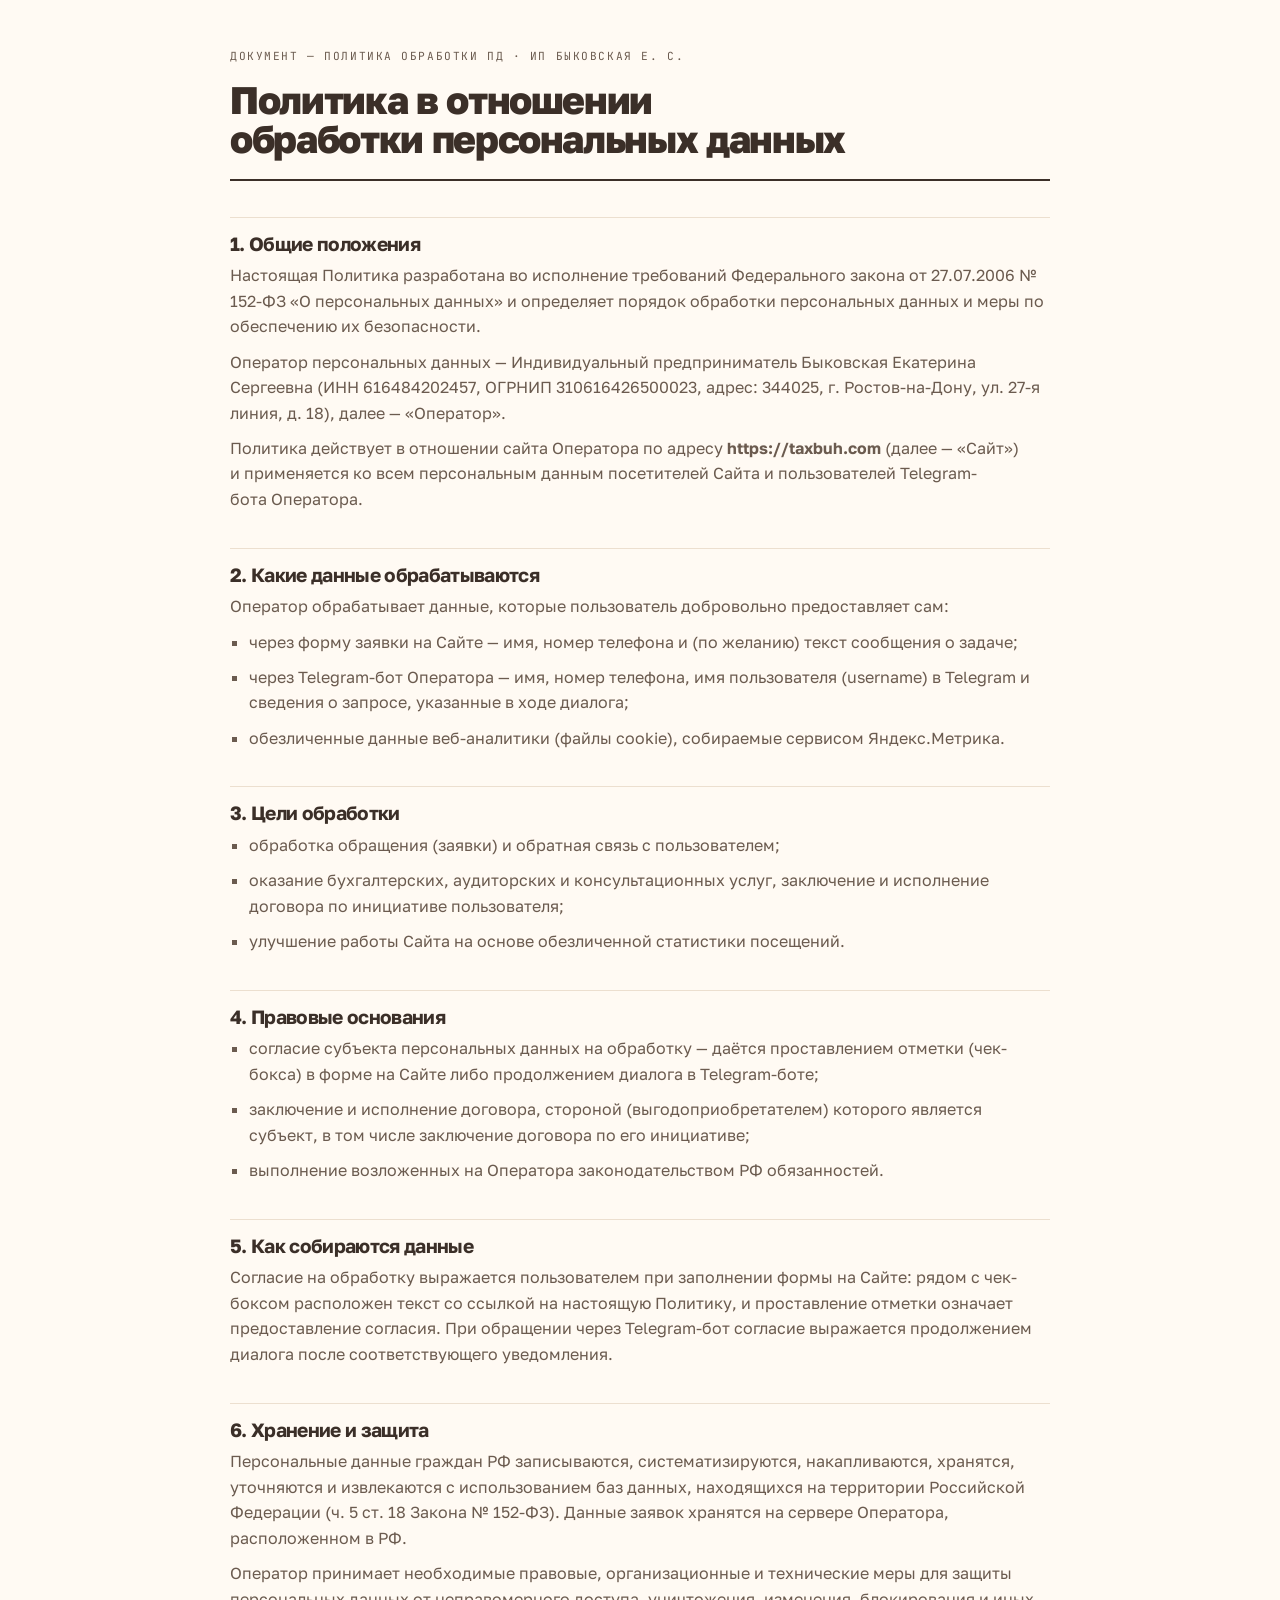
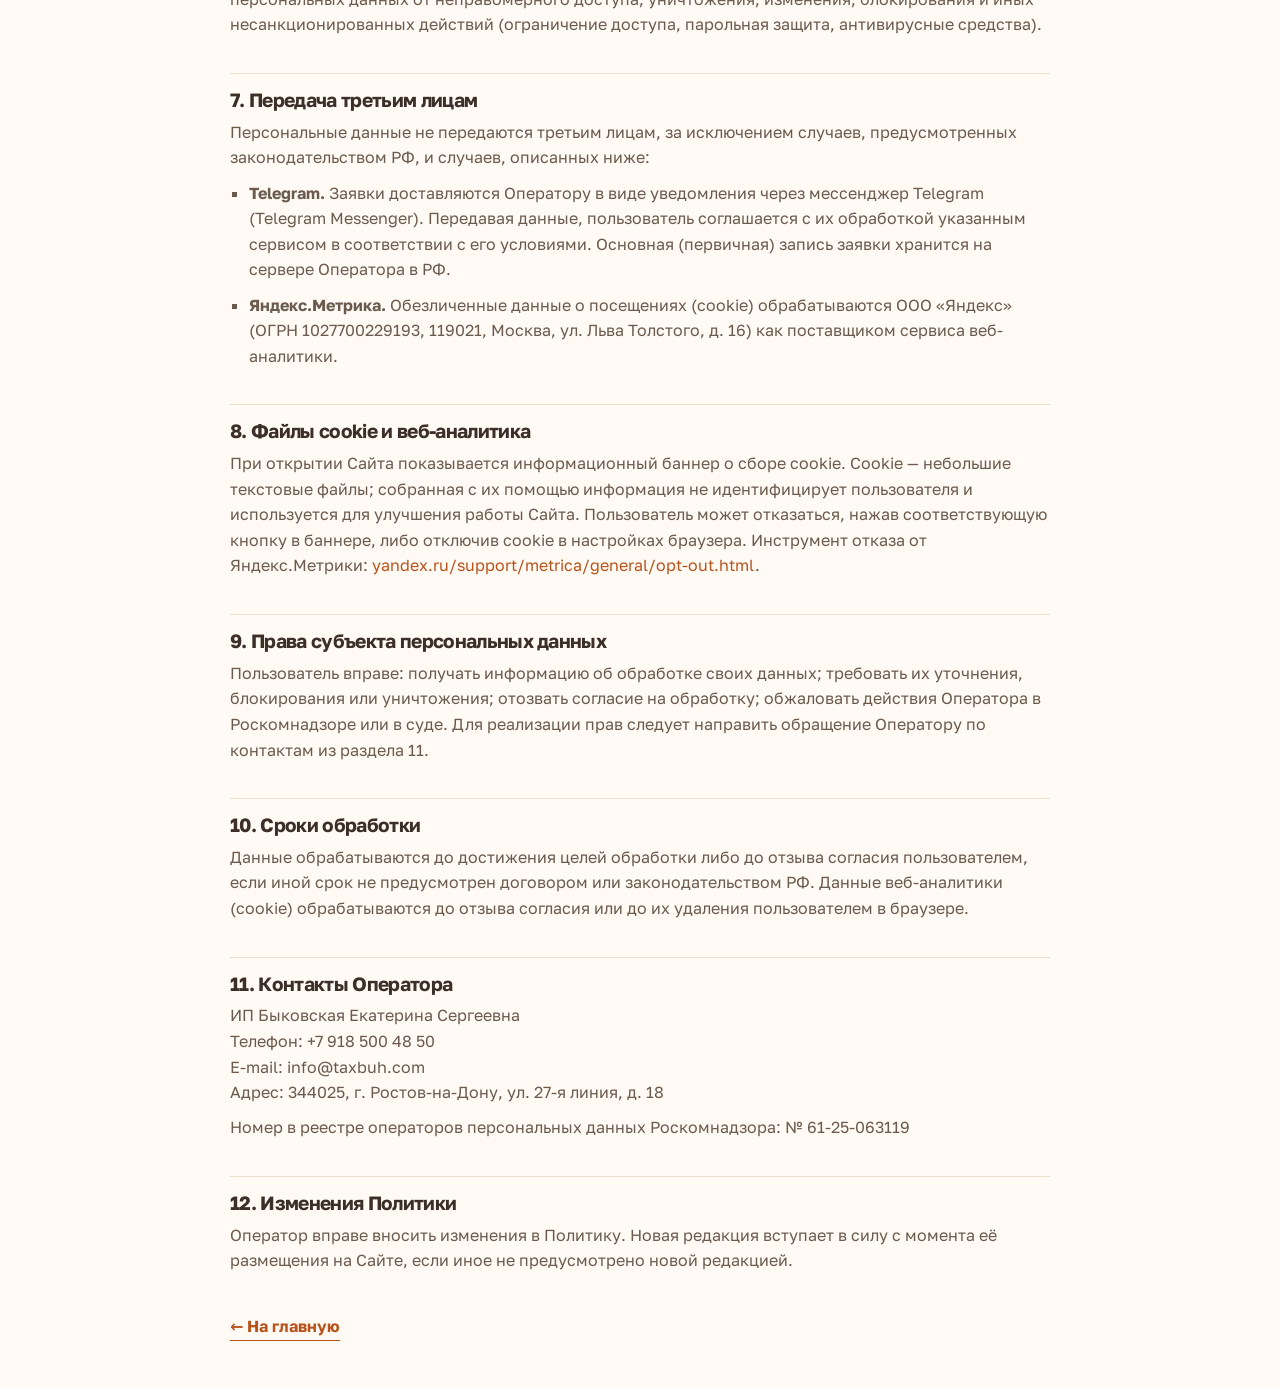
<file: privacy.html>
<!DOCTYPE html>
<html lang="ru">
<head>
  <meta charset="UTF-8">
  <meta name="viewport" content="width=device-width, initial-scale=1.0">
  <meta name="robots" content="noindex, follow">
  <title>Политика обработки персональных данных</title>
  <link rel="stylesheet" href="css/styles.css">
  <style>
    .legal { width: min(820px, 100% - 2.5rem); margin: 3rem auto; }
    .legal h1 { margin-top: .85rem; padding-bottom: 1.25rem; border-bottom: 2px solid var(--ink); font-size: clamp(1.6rem, 5vw, 2.4rem); font-weight: 800; }
    .legal h2 { font-size: 1.2rem; margin-top: 2.2rem; padding-top: 1rem; border-top: 1px solid var(--line); }
    .legal p, .legal li { color: var(--muted); margin-top: .6rem; }
    .legal ul { margin-top: .4rem; padding-left: 1.2rem; list-style: square; }
    .legal a { color: var(--accent); }
    .legal a.back { display: inline-block; margin-top: 2.5rem; font-weight: 700; border-bottom: 1.5px solid var(--accent); }
  </style>
</head>
<body>
  <main class="legal">
    <p class="mono sheet">ДОКУМЕНТ — ПОЛИТИКА ОБРАБОТКИ ПД · ИП БЫКОВСКАЯ Е.&nbsp;С.</p>
    <h1>Политика в отношении обработки персональных данных</h1>

    <h2>1. Общие положения</h2>
    <p>Настоящая Политика разработана во исполнение требований Федерального закона от 27.07.2006 № 152-ФЗ «О персональных данных» и определяет порядок обработки персональных данных и меры по обеспечению их безопасности.</p>
    <p>Оператор персональных данных — Индивидуальный предприниматель Быковская Екатерина Сергеевна (ИНН 616484202457, ОГРНИП 310616426500023, адрес: 344025, г. Ростов-на-Дону, ул. 27-я линия, д. 18), далее — «Оператор».</p>
    <p>Политика действует в отношении сайта Оператора по адресу <strong>https://taxbuh.com</strong> (далее — «Сайт») и применяется ко всем персональным данным посетителей Сайта и пользователей Telegram-бота Оператора.</p>

    <h2>2. Какие данные обрабатываются</h2>
    <p>Оператор обрабатывает данные, которые пользователь добровольно предоставляет сам:</p>
    <ul>
      <li>через форму заявки на Сайте — имя, номер телефона и (по желанию) текст сообщения о задаче;</li>
      <li>через Telegram-бот Оператора — имя, номер телефона, имя пользователя (username) в Telegram и сведения о запросе, указанные в ходе диалога;</li>
      <li>обезличенные данные веб-аналитики (файлы cookie), собираемые сервисом Яндекс.Метрика.</li>
    </ul>

    <h2>3. Цели обработки</h2>
    <ul>
      <li>обработка обращения (заявки) и обратная связь с пользователем;</li>
      <li>оказание бухгалтерских, аудиторских и консультационных услуг, заключение и исполнение договора по инициативе пользователя;</li>
      <li>улучшение работы Сайта на основе обезличенной статистики посещений.</li>
    </ul>

    <h2>4. Правовые основания</h2>
    <ul>
      <li>согласие субъекта персональных данных на обработку — даётся проставлением отметки (чек-бокса) в форме на Сайте либо продолжением диалога в Telegram-боте;</li>
      <li>заключение и исполнение договора, стороной (выгодоприобретателем) которого является субъект, в том числе заключение договора по его инициативе;</li>
      <li>выполнение возложенных на Оператора законодательством РФ обязанностей.</li>
    </ul>

    <h2>5. Как собираются данные</h2>
    <p>Согласие на обработку выражается пользователем при заполнении формы на Сайте: рядом с чек-боксом расположен текст со ссылкой на настоящую Политику, и проставление отметки означает предоставление согласия. При обращении через Telegram-бот согласие выражается продолжением диалога после соответствующего уведомления.</p>

    <h2>6. Хранение и защита</h2>
    <p>Персональные данные граждан РФ записываются, систематизируются, накапливаются, хранятся, уточняются и извлекаются с использованием баз данных, находящихся на территории Российской Федерации (ч. 5 ст. 18 Закона № 152-ФЗ). Данные заявок хранятся на сервере Оператора, расположенном в РФ.</p>
    <p>Оператор принимает необходимые правовые, организационные и технические меры для защиты персональных данных от неправомерного доступа, уничтожения, изменения, блокирования и иных несанкционированных действий (ограничение доступа, парольная защита, антивирусные средства).</p>

    <h2>7. Передача третьим лицам</h2>
    <p>Персональные данные не передаются третьим лицам, за исключением случаев, предусмотренных законодательством РФ, и случаев, описанных ниже:</p>
    <ul>
      <li><strong>Telegram.</strong> Заявки доставляются Оператору в виде уведомления через мессенджер Telegram (Telegram Messenger). Передавая данные, пользователь соглашается с их обработкой указанным сервисом в соответствии с его условиями. Основная (первичная) запись заявки хранится на сервере Оператора в РФ.</li>
      <li><strong>Яндекс.Метрика.</strong> Обезличенные данные о посещениях (cookie) обрабатываются ООО «Яндекс» (ОГРН 1027700229193, 119021, Москва, ул. Льва Толстого, д. 16) как поставщиком сервиса веб-аналитики.</li>
    </ul>

    <h2>8. Файлы cookie и веб-аналитика</h2>
    <p>При открытии Сайта показывается информационный баннер о сборе cookie. Cookie — небольшие текстовые файлы; собранная с их помощью информация не идентифицирует пользователя и используется для улучшения работы Сайта. Пользователь может отказаться, нажав соответствующую кнопку в баннере, либо отключив cookie в настройках браузера. Инструмент отказа от Яндекс.Метрики: <a href="https://yandex.ru/support/metrica/general/opt-out.html" target="_blank" rel="noopener">yandex.ru/support/metrica/general/opt-out.html</a>.</p>

    <h2>9. Права субъекта персональных данных</h2>
    <p>Пользователь вправе: получать информацию об обработке своих данных; требовать их уточнения, блокирования или уничтожения; отозвать согласие на обработку; обжаловать действия Оператора в Роскомнадзоре или в суде. Для реализации прав следует направить обращение Оператору по контактам из раздела 11.</p>

    <h2>10. Сроки обработки</h2>
    <p>Данные обрабатываются до достижения целей обработки либо до отзыва согласия пользователем, если иной срок не предусмотрен договором или законодательством РФ. Данные веб-аналитики (cookie) обрабатываются до отзыва согласия или до их удаления пользователем в браузере.</p>

    <h2>11. Контакты Оператора</h2>
    <p>ИП Быковская Екатерина Сергеевна<br>
    Телефон: +7 918 500 48 50<br>
    E-mail: info@taxbuh.com<br>
    Адрес: 344025, г. Ростов-на-Дону, ул. 27-я линия, д. 18</p>
    <p>Номер в реестре операторов персональных данных Роскомнадзора: № 61-25-063119</p>

    <h2>12. Изменения Политики</h2>
    <p>Оператор вправе вносить изменения в Политику. Новая редакция вступает в силу с момента её размещения на Сайте, если иное не предусмотрено новой редакцией.</p>

    <a class="back" href="index.html">← На главную</a>
  </main>
</body>
</html>
</file>
<file: css/styles.css>
/* =========================================================================
   TAXBUH — ILIANOVA & PARTNERS, лендинг, направление «Ведомость».
   Идея: страница ведёт себя как бухгалтерский документ. Отсюда все решения:
   скруглений нет, тени нет ни у чего кроме карточки заявки, вместо карточек —
   линейки (2px открывает раздел, 1px делит строки), содержание нумеровано.
   Две гарнитуры: Golos Text — содержание, JetBrains Mono — служебные подписи.
   Цифры табличные, поэтому колонки выравниваются.
   Терракота — действия и итоговые цифры. Шалфей — точечно. Тёмный блок один.
   ========================================================================= */

/* ---------------- Шрифты: self-host, variable ----------------
   Лежат в assets/fonts и раздаются со своего домена — никаких обращений
   к Google Fonts (152-ФЗ) и быстрее. Подмножества: кириллица + латиница. */
@font-face {
  font-family: "Golos Text"; font-style: normal; font-weight: 400 800; font-display: swap;
  src: url("../assets/fonts/golos-text-cyrillic.woff2") format("woff2");
  unicode-range: U+0301, U+0400-045F, U+0490-0491, U+04B0-04B1, U+2116;
}
@font-face {
  font-family: "Golos Text"; font-style: normal; font-weight: 400 800; font-display: swap;
  src: url("../assets/fonts/golos-text-latin.woff2") format("woff2");
  unicode-range: U+0000-00FF, U+0131, U+0152-0153, U+02BB-02BC, U+02C6, U+02DA, U+02DC, U+0304, U+0308, U+0329, U+2000-206F, U+20AC, U+2122, U+2191, U+2193, U+2212, U+2215, U+FEFF, U+FFFD;
}
@font-face {
  font-family: "JetBrains Mono"; font-style: normal; font-weight: 400 700; font-display: swap;
  src: url("../assets/fonts/jetbrains-mono-cyrillic.woff2") format("woff2");
  unicode-range: U+0301, U+0400-045F, U+0490-0491, U+04B0-04B1, U+2116;
}
@font-face {
  font-family: "JetBrains Mono"; font-style: normal; font-weight: 400 700; font-display: swap;
  src: url("../assets/fonts/jetbrains-mono-latin.woff2") format("woff2");
  unicode-range: U+0000-00FF, U+0131, U+0152-0153, U+02BB-02BC, U+02C6, U+02DA, U+02DC, U+0304, U+0308, U+0329, U+2000-206F, U+20AC, U+2122, U+2191, U+2193, U+2212, U+2215, U+FEFF, U+FFFD;
}

:root {
  /* Тёплая палитра (по просьбе заказчицы 2026-11-10: «более тёплые и приятные цвета»).
     Холодный графит и бирюза заменены: бумага — сливочная, текст — тёплый
     «эспрессо», действие — терракота, второй цвет — мягкий шалфей.
     Контраст на бумаге #fffaf3: accent 4.68, spot-ink 5.82, muted 6.25, ink 12.5.
     --accent-vivid на бумаге 3.12:1 — только крупное: заголовок, итоговые цифры, печать. */
  --ink: #3b2f28;            /* тёплый «эспрессо»: текст и тёмные блоки */
  --accent: #b9531c;         /* терракота — действие: кнопки, ссылки, номера строк (AA 4.68) */
  --accent-deep: #97410f;    /* наведение на кнопку */
  --accent-vivid: #e8692a;   /* тёплый оранжевый — только крупное */
  --spot: #7f8f4f;           /* шалфей — графика: точки, иконки */
  --spot-ink: #58692f;       /* шалфей, мелкий текст — AA 5.82 */
  --spot-light: #c8d79a;     /* шалфей поверх тёмного блока — 8.4 */
  --ok: #3a7a1d;             /* «заявка отправлена», индикатор связи — AA 5.08 */

  --paper: #fffaf3;
  --surface: #f7efe4;
  --muted: #6b5b4f;
  --dim: #857466;
  --faint: #a39384;
  --line: #ecdfcf;

  --mono: "JetBrains Mono", ui-monospace, "Cascadia Mono", Consolas, monospace;
  --ease: cubic-bezier(0.2, 0, 0, 1);
}

*, *::before, *::after { box-sizing: border-box; }

html { scroll-behavior: smooth; }

body {
  margin: 0;
  font-family: "Golos Text", "Segoe UI", system-ui, -apple-system, sans-serif;
  color: var(--ink);
  background: var(--paper);
  line-height: 1.6;
  -webkit-font-smoothing: antialiased;
  overflow-x: hidden;
}

h1, h2, h3 { margin: 0; letter-spacing: -0.035em; line-height: 1.04; text-wrap: balance; }
p { margin: 0; text-wrap: pretty; }
ul, ol { margin: 0; padding: 0; list-style: none; }
a { color: inherit; text-decoration: none; }

.mono { font-family: var(--mono); }
.num { font-variant-numeric: tabular-nums; }
.accent { color: var(--accent); }
/* Крупный текст выдерживает исходный яркий тон, мелкий — нет. */
.figure.accent, .ledger-val.accent { color: var(--accent-vivid); }
.cyan { color: var(--spot-ink); }
.ta-r { text-align: right; }

:focus-visible { outline: 2px solid var(--accent); outline-offset: 4px; }

.container { width: min(1264px, 100% - 2.5rem); margin-inline: auto; }

/* ---------------- Кнопки: прямые углы, без теней ---------------- */
.btn {
  display: inline-flex; align-items: center; justify-content: center; gap: .55rem;
  min-height: 52px; padding: .8rem 1.9rem;
  font-family: inherit; font-weight: 700; font-size: 1rem;
  color: #fff; background: var(--accent);
  border: 1.5px solid var(--accent);
  transition: background-color .16s var(--ease), border-color .16s var(--ease), color .16s var(--ease);
  cursor: pointer;
}
.btn:hover { background: var(--accent-deep); border-color: var(--accent-deep); }
.btn-lg { min-height: 56px; font-size: 1.06rem; padding: .9rem 2.2rem; }
.btn-sm { min-height: 44px; padding: .5rem 1.25rem; font-size: .92rem; white-space: nowrap; }
.btn-ghost { color: var(--ink); background: transparent; border-color: var(--ink); }
.btn-ghost:hover { color: #fff; background: var(--ink); border-color: var(--ink); }
.btn-ghost svg { width: 20px; height: 20px; color: var(--spot); }
.btn-ghost:hover svg { color: #fff; }

.link-accent { font-weight: 700; color: var(--accent); border-bottom: 1.5px solid var(--accent); padding-bottom: 2px; }

/* ---------------- Служебная типографика листа ---------------- */
.sheet { font-size: .7rem; letter-spacing: .14em; color: var(--dim); }
.sheet-note { font-size: .7rem; letter-spacing: .1em; line-height: 1.9; color: var(--faint); }
.sheet-note.block { display: block; margin-top: 1.6rem; }
.list-head { font-size: .64rem; letter-spacing: .12em; color: var(--dim); }
.section-title { margin-top: .85rem; font-size: clamp(1.9rem, 5.5vw, 2.9rem); font-weight: 800; }
.lead { margin-top: 1rem; max-width: 56ch; font-size: 1.06rem; line-height: 1.68; color: var(--muted); }

.sheet-head { display: flex; flex-wrap: wrap; gap: .75rem 2.5rem; justify-content: space-between; align-items: flex-end; }
.sheet-head-rule { padding-top: 1.4rem; padding-bottom: 1.25rem; border-top: 2px solid var(--ink); border-bottom: 1px solid var(--line); }
.sheet-head-strong { border-bottom-width: 2px; border-bottom-color: var(--ink); }

.sheet-block { padding: clamp(2.75rem, 8vw, 4.75rem) 0; }

/* ---------------- Топбар ---------------- */
.topbar {
  position: sticky; top: 0; z-index: 20;
  display: flex; align-items: center; justify-content: space-between; gap: 1rem;
  padding: .75rem clamp(1.25rem, 5vw, 5.5rem);
  background: rgba(255,250,243,.92); backdrop-filter: blur(8px);
  border-bottom: 2px solid var(--ink);
}
.brand { display: flex; align-items: baseline; gap: .9rem; }
.brand-name { font-weight: 800; font-size: 1.02rem; letter-spacing: -.02em; }
.brand-since { font-size: .66rem; letter-spacing: .08em; color: var(--dim); }
.topbar-right { display: flex; align-items: center; gap: 1.2rem; }
.phone-sm { font-weight: 700; font-size: 1rem; }

/* ---------------- Лист 1: первый экран ---------------- */
.hero { padding: clamp(2.25rem, 6vw, 3.4rem) 0 clamp(2.5rem, 7vw, 4rem); }
.hero-inner { width: min(1264px, 100% - 2.5rem); margin-inline: auto; display: grid; gap: 2.5rem; }
.hero-kicker { display: grid; gap: .45rem; padding-bottom: 1rem; border-bottom: 1px solid var(--line); }
.hero-kicker .sheet { color: var(--accent); }
.kicker-line { font-size: clamp(.98rem, 2.4vw, 1.1rem); font-weight: 700; letter-spacing: -.01em; }
.hero-title { margin-top: 1.4rem; font-size: clamp(1.95rem, 5.6vw, 3.15rem); font-weight: 800; line-height: 1.08; }
.hero-by { display: block; margin-top: .8rem; font-size: .42em; font-weight: 600; letter-spacing: 0; line-height: 1.4; color: var(--muted); }
.hl { color: var(--accent-vivid); }
.hero-sub { margin-top: 1.3rem; max-width: 46ch; font-size: clamp(1rem, 2.4vw, 1.13rem); line-height: 1.7; color: var(--muted); }

.figures { display: flex; margin-top: 2rem; border-top: 2px solid var(--ink); }
.figures li { flex: 1; padding: 1.05rem 0 .9rem; border-bottom: 1px solid var(--line); }
.figures li + li { padding-left: 1.1rem; border-left: 1px solid var(--line); }
.figure { display: block; font-size: clamp(1.35rem, 4.5vw, 1.85rem); font-weight: 800; letter-spacing: -.03em; line-height: 1.1; }
.figure-cap { display: block; margin-top: .3rem; font-size: .6rem; letter-spacing: .1em; color: var(--dim); }

.hero-cta { display: flex; flex-wrap: wrap; gap: .75rem; margin-top: 2.2rem; }

.hero-side { display: flex; flex-direction: column; align-items: flex-start; }
.photo-slot {
  margin: 0; display: grid; place-items: center;
  background: var(--surface); border: 1px solid var(--line);
}
.photo-slot img { width: 100%; height: 100%; object-fit: cover; display: block; }
.photo-slot figcaption {
  padding: 1rem; text-align: center;
  font-size: .66rem; letter-spacing: .1em; line-height: 1.9; color: var(--faint);
}
.photo-portrait { aspect-ratio: 4 / 5; width: min(100%, 320px); overflow: hidden; }
/* Печать наезжает на нижний угол фото отрицательным отступом — без absolute,
   поэтому подпись под ней всегда встаёт ниже и ничего не перекрывается. */
.stamp {
  align-self: flex-end;
  width: clamp(112px, 30vw, 148px); height: auto;
  margin: -3.4rem .4rem 0 0;
  color: var(--accent-vivid);
  transform: rotate(-11deg);
}
/* Печать заходит на фото: белая подложка, иначе оранжевый теряется на снимке. */
.stamp-bg { fill: var(--paper); }
.hero-geo { margin-top: 2.2rem; font-size: .66rem; letter-spacing: .08em; line-height: 2; color: var(--faint); }

/* ---------------- Лист 2: боли ---------------- */
.pain .sheet-head { padding-top: 1.4rem; border-top: 2px solid var(--ink); }
.pain-inner { display: grid; gap: 1.25rem; margin-top: 1.6rem; }
.pain-q { margin-top: 1rem; max-width: 40ch; font-size: clamp(1.15rem, 3vw, 1.5rem); font-weight: 600; line-height: 1.45; }
.pain .btn { margin-top: 1.6rem; }
.pain-a { font-size: clamp(1.75rem, 6vw, 2.75rem); font-weight: 800; letter-spacing: -.04em; line-height: 1.06; color: var(--accent-vivid); }

/* ---------------- Строки ведомости ---------------- */
.table-head {
  display: none;
  font-size: .62rem; letter-spacing: .1em; color: var(--faint);
  padding: .8rem 0; border-bottom: 1px solid var(--line);
}
.rows li { display: grid; padding: 1.05rem 0; border-bottom: 1px solid var(--line); }
.rows .row-last { border-bottom: 2px solid var(--ink); }
.row-no { font-size: .74rem; color: var(--accent); }
.rows-compact { margin-top: 2.4rem; border-top: 1px solid var(--line); }
.rows-compact li { grid-template-columns: 34px 1fr; align-items: baseline; }
.row-body { font-size: clamp(.95rem, 2.3vw, 1.06rem); line-height: 1.6; }
.row-body b { font-weight: 700; }
.rows-steps .row-body { color: var(--muted); }
.rows-steps .row-body b { color: var(--ink); }

.rows-services li { grid-template-columns: 34px 1fr; gap: .35rem 1rem; align-items: baseline; }
.rows-services .row-no { grid-column: 1; grid-row: 1; }
.rows-services .row-name { grid-column: 2; font-size: 1.13rem; font-weight: 700; letter-spacing: -.02em; }
.rows-services .row-desc { grid-column: 2; font-size: .97rem; line-height: 1.55; color: var(--muted); }
.row-cta { display: block; margin-top: .45rem; font-weight: 700; color: var(--accent); }
.rows-services .row-tag { grid-column: 2; font-size: .64rem; letter-spacing: .08em; color: var(--faint); }

.rows-steps li { grid-template-columns: 34px 1fr; gap: 0 1rem; align-items: baseline; }
.steps-head { padding-bottom: .8rem; border-bottom: 1px solid var(--line); }

.after-table { display: flex; flex-wrap: wrap; align-items: center; gap: 1rem 1.6rem; margin-top: 1.8rem; }

/* ---------------- Лист 4: старт бизнеса ---------------- */
.startup-inner { display: grid; gap: 2.4rem; margin-top: 2.2rem; }
.startup-inner .btn { margin-top: 1.6rem; }

/* ---------------- Лист 5: зарубеж (единственный тёмный блок) ---------------- */
#abroad .container { background: var(--ink); color: #fff; padding: clamp(2rem, 5vw, 3.25rem) clamp(1.4rem, 4vw, 3.75rem); }
.abroad-inner { display: grid; gap: 2.4rem; }
#abroad .sheet { color: rgba(255,255,255,.5); }
#abroad .lead { color: rgba(255,255,255,.74); }
#abroad .sheet-note { color: rgba(255,255,255,.5); }
.abroad-list .list-head { padding-bottom: .8rem; border-bottom: 1px solid rgba(255,255,255,.22); color: rgba(255,255,255,.45); }
.abroad-list ul { margin-bottom: 1.15rem; }
#abroad .lead + .lead { margin-top: .8rem; }
.abroad-list li {
  display: flex; align-items: baseline; justify-content: space-between; gap: 1rem;
  padding: .95rem 0; border-bottom: 1px solid rgba(255,255,255,.14);
  font-size: 1.06rem; font-weight: 600;
}
.online { font-size: .66rem; letter-spacing: .08em; color: var(--spot-light); }

/* ---------------- Лист 6: о нас ---------------- */
.trust-inner { display: grid; gap: 2.4rem; }
.ledger li { display: grid; grid-template-columns: minmax(6.5rem, 8.5rem) 1fr; gap: 1.1rem; align-items: baseline; padding: 1.1rem 0; border-bottom: 1px solid var(--line); }
.ledger-val { font-size: clamp(1.45rem, 4.2vw, 2.1rem); font-weight: 800; letter-spacing: -.04em; line-height: 1.1; }
.ledger-text { font-size: 1rem; line-height: 1.55; color: var(--muted); }
.trust-lead { font-size: 1.19rem; line-height: 1.66; }
.channels { display: flex; align-items: center; gap: .7rem; margin-top: 1.75rem; padding-top: 1.25rem; border-top: 1px solid var(--line); font-size: .66rem; letter-spacing: .1em; color: var(--dim); }
.dot { flex: none; width: 9px; height: 9px; border-radius: 50%; background: var(--spot); }
.dot-green { background: var(--ok); }

/* Документы: скан кладём целиком (contain) на серую подложку — любая
   ориентация диплома встаёт одинаково, ничего не обрезается. */
.docs { margin-top: 3rem; }
.docs-head { display: flex; flex-wrap: wrap; gap: .5rem 1.5rem; justify-content: space-between; padding-bottom: .8rem; border-bottom: 1px solid var(--line); }
.photo-strip { display: grid; grid-template-columns: repeat(2, minmax(0, 1fr)); gap: 1.25rem .75rem; margin-top: 1.25rem; }
.photo-strip .photo-slot { aspect-ratio: 4 / 3; transition: border-color .15s; }
.photo-strip .photo-slot:hover { border-color: var(--accent); }
.photo-slot a { display: block; width: 100%; height: 100%; }
.photo-strip .photo-slot img { object-fit: contain; padding: .5rem; }
.photo-cap { display: flex; gap: .75rem; margin-top: .6rem; font-size: .66rem; letter-spacing: .08em; color: var(--faint); }

/* ---------------- Иллюстрации к разделам ----------------
   Фото — «вклеенный» лист: тонкая рамка, без скруглений и теней, подпись моно
   «ИЛЛ. N». Исходники ~600px, поэтому шире 600px не растягиваем. */
.ill { margin: 0; max-width: 600px; }
.ill img { display: block; width: 100%; height: auto; border: 1px solid var(--line); background: var(--surface); }
.ill figcaption { margin-top: .55rem; font-size: .62rem; letter-spacing: .1em; color: var(--faint); }
.startup-inner .ill, .trust-copy .ill { margin-top: 2rem; }
.ill-dark { margin-bottom: 1.6rem; }
.ill-dark img { border-color: rgba(255,255,255,.2); }
#abroad .ill figcaption { color: rgba(255,255,255,.5); }
.ill-head { width: 100%; }
.faq-layout { display: grid; gap: 2rem; }

/* ---------------- Лист 7: вопросы ---------------- */
.faq-list { margin-top: .5rem; }
.faq-item { border-bottom: 1px solid var(--line); }
.faq-item.row-last { border-bottom: 2px solid var(--ink); }
.faq-item summary {
  list-style: none; cursor: pointer;
  display: grid; grid-template-columns: 34px 1fr 24px; gap: 1rem; align-items: baseline;
  padding: 1.2rem 0; font-size: clamp(1rem, 2.6vw, 1.13rem); font-weight: 700; letter-spacing: -.02em;
}
.faq-item summary::-webkit-details-marker { display: none; }
.faq-item summary::after {
  content: "+"; justify-self: end;
  font-family: var(--mono); font-size: 1.15rem; font-weight: 400; line-height: 1; color: var(--ink);
  transition: transform .2s var(--ease);
}
.faq-item[open] summary::after { content: "–"; color: var(--accent); }
.faq-item[open] summary .row-no { color: var(--accent); }
.faq-item .row-no { color: var(--faint); }
.faq-body { padding: 0 0 1.3rem 2.15rem; }
.faq-body p + p { margin-top: .7rem; }
.faq-body p { max-width: 88ch; font-size: .97rem; line-height: 1.68; color: var(--muted); }
.faq-after { display: flex; flex-wrap: wrap; align-items: center; gap: .6rem 1.15rem; margin-top: 1.7rem; }

/* ---------------- Лист 8: заявка. Единственный «парящий» элемент ---------------- */
.lead-inner { display: grid; gap: 2.4rem; margin-top: 2.4rem; }
.direct { margin-top: 2rem; padding-top: 1.25rem; border-top: 1px solid var(--line); }
.direct .phone { display: block; margin-top: .85rem; font-size: 1.6rem; font-weight: 800; letter-spacing: -.02em; }
.direct .mail { display: block; margin-top: .5rem; font-size: 1rem; font-weight: 600; }
.direct .sheet-note { display: block; margin-top: 1rem; }

.blank {
  display: grid; gap: 2rem;
  padding: clamp(1.5rem, 4.5vw, 2.75rem);
  background: var(--paper);
  box-shadow: 0 2px 6px rgba(232,105,42,.10), 0 18px 40px rgba(59,47,40,.14);
}
.blank-row { display: grid; gap: 2rem; }
.field { display: grid; gap: .6rem; }
.field > span { font-size: .62rem; letter-spacing: .12em; color: var(--dim); }
.field input, .field textarea {
  font: inherit; font-size: 1.06rem; color: var(--ink);
  padding: .1rem 0 .7rem; background: transparent;
  border: 0; border-bottom: 1.5px solid var(--ink); border-radius: 0;
  transition: border-color .15s var(--ease);
}
.field input::placeholder, .field textarea::placeholder { color: var(--faint); }
.field input:focus, .field textarea:focus { border-bottom-color: var(--accent); }
.field textarea { resize: vertical; line-height: 1.5; }
.field:focus-within > span { color: var(--accent); }
.hp { position: absolute; left: -9999px; width: 1px; height: 1px; }

.consent { display: flex; gap: .8rem; align-items: flex-start; font-size: .92rem; line-height: 1.5; }
.consent input { flex: none; width: 20px; height: 20px; margin-top: .15rem; accent-color: var(--accent); border-radius: 0; }
.consent a { font-weight: 700; color: var(--accent); border-bottom: 1px solid var(--accent); }

.blank-submit { display: flex; flex-wrap: wrap; align-items: center; gap: 1rem 1.6rem; }
.availability { display: flex; align-items: center; gap: .7rem; font-size: .66rem; letter-spacing: .1em; color: var(--dim); }
.form-status { min-height: 1.4em; font-size: .74rem; letter-spacing: .08em; }
.form-status.ok { color: var(--ok); }
.form-status.err { color: var(--accent); }

/* ---------------- Подвал ---------------- */
.footer { background: var(--ink); color: #fff; padding: clamp(2.5rem, 6vw, 3.5rem) 0 2.5rem; }
.footer-grid { display: grid; gap: 2rem; padding-bottom: 1.9rem; border-bottom: 1px solid rgba(255,255,255,.18); }
.footer-brand { font-size: .7rem; letter-spacing: .14em; color: var(--spot-light); }
.footer-slogan { margin-top: .6rem; max-width: 26ch; font-weight: 800; font-size: 1.4rem; line-height: 1.25; letter-spacing: -.03em; }
.footer-sub { margin-top: .75rem; font-size: .66rem; letter-spacing: .1em; line-height: 1.9; color: rgba(255,255,255,.55); }
.footer-grid .list-head { color: rgba(255,255,255,.45); }
.footer-grid a, .footer-grid span { display: block; margin-top: .45rem; font-size: 1rem; font-weight: 700; }
.footer-grid .list-head + a { margin-top: .75rem; }
.footer-grid span { font-weight: 400; color: rgba(255,255,255,.6); }
.footer-grid a:hover { color: var(--spot-light); }
.footer-legal {
  display: flex; flex-wrap: wrap; gap: .6rem 1.5rem; justify-content: space-between;
  margin-top: 1.4rem; font-size: .66rem; letter-spacing: .08em; color: rgba(255,255,255,.55);
}
.footer-legal a { color: rgba(255,255,255,.85); }

/* ---------------- Служебное ---------------- */
.skip-link {
  position: absolute; left: 8px; top: -60px; z-index: 100;
  padding: .7rem 1.1rem; background: var(--ink); color: #fff; font-weight: 700;
  transition: top .15s var(--ease);
}
.skip-link:focus { top: 8px; }

/* Cookie-согласие: лист, приколотый к низу окна — линейка сверху, без скруглений. */
.cookie {
  position: fixed; left: 50%; bottom: 1rem; transform: translateX(-50%); z-index: 50;
  width: min(720px, 100% - 2rem);
  display: flex; flex-wrap: wrap; align-items: center; gap: .9rem 1.4rem;
  padding: 1.1rem 1.3rem;
  background: var(--paper); border-top: 2px solid var(--ink);
  box-shadow: 0 18px 40px rgba(59,47,40,.18);
}
.cookie[hidden] { display: none; }
.cookie-text { flex: 1 1 280px; font-size: .9rem; line-height: 1.55; color: var(--muted); }
.cookie-text a { font-weight: 700; color: var(--accent); border-bottom: 1px solid var(--accent); }
.cookie-actions { display: flex; flex-wrap: wrap; gap: .6rem; }

/* ---------------- Появление: одно движение, только первый экран ---------------- */
.hero-copy > *, .hero-side { animation: rise .55s var(--ease) both; }
.hero-copy > *:nth-child(1) { animation-delay: .02s; }
.hero-copy > *:nth-child(2) { animation-delay: .10s; }
.hero-copy > *:nth-child(3) { animation-delay: .18s; }
.hero-copy > *:nth-child(4) { animation-delay: .26s; }
.hero-copy > *:nth-child(5) { animation-delay: .34s; }
.hero-copy > *:nth-child(6) { animation-delay: .42s; }
.hero-side { animation-delay: .20s; }
@keyframes rise { from { opacity: 0; transform: translateY(14px); } to { opacity: 1; transform: none; } }

/* ---------------- Телефон: в шапке остаются бренд и кнопка ---------------- */
@media (max-width: 599px) {
  .phone-sm, .brand-since { display: none; }
}

/* ---------------- Планшет ---------------- */
@media (min-width: 760px) {
  .pain-inner { grid-template-columns: 1fr 380px; gap: 3.5rem; align-items: center; }
  #services .sheet-head { display: grid; grid-template-columns: 1fr 340px; align-items: end; }
  .startup-inner { grid-template-columns: 380px 1fr; gap: 4.5rem; }
  .abroad-inner { grid-template-columns: 1fr 340px; gap: 3.5rem; }
  .trust-inner { grid-template-columns: 1fr 1fr; gap: 4.5rem; }
  .lead-inner { grid-template-columns: 380px 1fr; gap: 4.5rem; }
  .blank-row { grid-template-columns: 1fr 1fr; }
  .photo-strip { grid-template-columns: repeat(3, minmax(0, 1fr)); }
  .footer-grid { grid-template-columns: 1.5fr 1fr 1fr; gap: 3rem; }
  .hero-inner { grid-template-columns: 1fr 340px; gap: 3.5rem; }
  .hero-side { padding-left: 2.5rem; border-left: 1px solid var(--line); }
  .hero-geo { margin-top: auto; padding-top: 3rem; }
}

/* ---------------- Десктоп: ведомость раскрывается в колонки ---------------- */
@media (min-width: 1040px) {
  .hero-inner { grid-template-columns: 1fr 420px; gap: 4.5rem; }
  .faq-layout { grid-template-columns: 1fr 340px; gap: 3.5rem; align-items: start; }
  .ill-aside { position: sticky; top: 6rem; margin-top: 1.2rem; }
  #services .sheet-head { grid-template-columns: 1fr 420px; }
  .table-head { display: grid; grid-template-columns: 46px 340px minmax(0, 1fr) 150px; gap: 0 1.75rem; }
  .rows-services li { grid-template-columns: 46px 340px minmax(0, 1fr) 150px; gap: 0 1.75rem; padding: 1.2rem 0; }
  .rows-services .row-name { grid-column: 2; grid-row: 1; font-size: 1.19rem; }
  .rows-services .row-desc { grid-column: 3; grid-row: 1; }
  .rows-services .row-tag { grid-column: 4; grid-row: 1; text-align: right; }
  .rows-steps li { grid-template-columns: 46px 1fr; padding: 1.25rem 0; }
  .rows-compact li { grid-template-columns: 46px 1fr; }
  .faq-item summary { grid-template-columns: 46px 1fr 24px; padding: 1.4rem 0; }
  .faq-body { padding-left: 2.9rem; }
}

@media (prefers-reduced-motion: reduce) {
  html { scroll-behavior: auto; }
  .hero-copy > *, .hero-side { animation: none; }
  .btn, .field input, .field textarea, .faq-item summary::after { transition: none; }
}
</file>
<file: vedomost/css/styles.css>
/* =========================================================================
   TAXBUH — ILIANOVA & PARTNERS, лендинг, направление «Ведомость».
   Идея: страница ведёт себя как бухгалтерский документ. Отсюда все решения:
   скруглений нет, тени нет ни у чего кроме карточки заявки, вместо карточек —
   линейки (2px открывает раздел, 1px делит строки), содержание нумеровано.
   Две гарнитуры: Golos Text — содержание, JetBrains Mono — служебные подписи.
   Цифры табличные, поэтому колонки выравниваются.
   Терракота — действия и итоговые цифры. Шалфей — точечно. Тёмный блок один.
   ========================================================================= */

/* ---------------- Шрифты: self-host, variable ----------------
   Лежат в assets/fonts и раздаются со своего домена — никаких обращений
   к Google Fonts (152-ФЗ) и быстрее. Подмножества: кириллица + латиница. */
@font-face {
  font-family: "Golos Text"; font-style: normal; font-weight: 400 800; font-display: swap;
  src: url("../assets/fonts/golos-text-cyrillic.woff2") format("woff2");
  unicode-range: U+0301, U+0400-045F, U+0490-0491, U+04B0-04B1, U+2116;
}
@font-face {
  font-family: "Golos Text"; font-style: normal; font-weight: 400 800; font-display: swap;
  src: url("../assets/fonts/golos-text-latin.woff2") format("woff2");
  unicode-range: U+0000-00FF, U+0131, U+0152-0153, U+02BB-02BC, U+02C6, U+02DA, U+02DC, U+0304, U+0308, U+0329, U+2000-206F, U+20AC, U+2122, U+2191, U+2193, U+2212, U+2215, U+FEFF, U+FFFD;
}
@font-face {
  font-family: "JetBrains Mono"; font-style: normal; font-weight: 400 700; font-display: swap;
  src: url("../assets/fonts/jetbrains-mono-cyrillic.woff2") format("woff2");
  unicode-range: U+0301, U+0400-045F, U+0490-0491, U+04B0-04B1, U+2116;
}
@font-face {
  font-family: "JetBrains Mono"; font-style: normal; font-weight: 400 700; font-display: swap;
  src: url("../assets/fonts/jetbrains-mono-latin.woff2") format("woff2");
  unicode-range: U+0000-00FF, U+0131, U+0152-0153, U+02BB-02BC, U+02C6, U+02DA, U+02DC, U+0304, U+0308, U+0329, U+2000-206F, U+20AC, U+2122, U+2191, U+2193, U+2212, U+2215, U+FEFF, U+FFFD;
}

:root {
  /* Тёплая палитра (по просьбе заказчицы 2026-11-10: «более тёплые и приятные цвета»).
     Холодный графит и бирюза заменены: бумага — сливочная, текст — тёплый
     «эспрессо», действие — терракота, второй цвет — мягкий шалфей.
     Контраст на бумаге #fffaf3: accent 4.68, spot-ink 5.82, muted 6.25, ink 12.5.
     --accent-vivid на бумаге 3.12:1 — только крупное: заголовок, итоговые цифры, печать. */
  --ink: #3b2f28;            /* тёплый «эспрессо»: текст и тёмные блоки */
  --accent: #b9531c;         /* терракота — действие: кнопки, ссылки, номера строк (AA 4.68) */
  --accent-deep: #97410f;    /* наведение на кнопку */
  --accent-vivid: #e8692a;   /* тёплый оранжевый — только крупное */
  --spot: #7f8f4f;           /* шалфей — графика: точки, иконки */
  --spot-ink: #58692f;       /* шалфей, мелкий текст — AA 5.82 */
  --spot-light: #c8d79a;     /* шалфей поверх тёмного блока — 8.4 */
  --ok: #3a7a1d;             /* «заявка отправлена», индикатор связи — AA 5.08 */

  --paper: #fffaf3;
  --surface: #f7efe4;
  --muted: #6b5b4f;
  --dim: #857466;
  --faint: #a39384;
  --line: #ecdfcf;

  --mono: "JetBrains Mono", ui-monospace, "Cascadia Mono", Consolas, monospace;
  --ease: cubic-bezier(0.2, 0, 0, 1);
}

*, *::before, *::after { box-sizing: border-box; }

html { scroll-behavior: smooth; }

body {
  margin: 0;
  font-family: "Golos Text", "Segoe UI", system-ui, -apple-system, sans-serif;
  color: var(--ink);
  background: var(--paper);
  line-height: 1.6;
  -webkit-font-smoothing: antialiased;
  overflow-x: hidden;
}

h1, h2, h3 { margin: 0; letter-spacing: -0.035em; line-height: 1.04; text-wrap: balance; }
p { margin: 0; text-wrap: pretty; }
ul, ol { margin: 0; padding: 0; list-style: none; }
a { color: inherit; text-decoration: none; }

.mono { font-family: var(--mono); }
.num { font-variant-numeric: tabular-nums; }
.accent { color: var(--accent); }
/* Крупный текст выдерживает исходный яркий тон, мелкий — нет. */
.figure.accent, .ledger-val.accent { color: var(--accent-vivid); }
.cyan { color: var(--spot-ink); }
.ta-r { text-align: right; }

:focus-visible { outline: 2px solid var(--accent); outline-offset: 4px; }

.container { width: min(1264px, 100% - 2.5rem); margin-inline: auto; }

/* ---------------- Кнопки: прямые углы, без теней ---------------- */
.btn {
  display: inline-flex; align-items: center; justify-content: center; gap: .55rem;
  min-height: 52px; padding: .8rem 1.9rem;
  font-family: inherit; font-weight: 700; font-size: 1rem;
  color: #fff; background: var(--accent);
  border: 1.5px solid var(--accent);
  transition: background-color .16s var(--ease), border-color .16s var(--ease), color .16s var(--ease);
  cursor: pointer;
}
.btn:hover { background: var(--accent-deep); border-color: var(--accent-deep); }
.btn-lg { min-height: 56px; font-size: 1.06rem; padding: .9rem 2.2rem; }
.btn-sm { min-height: 44px; padding: .5rem 1.25rem; font-size: .92rem; white-space: nowrap; }
.btn-ghost { color: var(--ink); background: transparent; border-color: var(--ink); }
.btn-ghost:hover { color: #fff; background: var(--ink); border-color: var(--ink); }
.btn-ghost svg { width: 20px; height: 20px; color: var(--spot); }
.btn-ghost:hover svg { color: #fff; }

.link-accent { font-weight: 700; color: var(--accent); border-bottom: 1.5px solid var(--accent); padding-bottom: 2px; }

/* ---------------- Служебная типографика листа ---------------- */
.sheet { font-size: .7rem; letter-spacing: .14em; color: var(--dim); }
.sheet-note { font-size: .7rem; letter-spacing: .1em; line-height: 1.9; color: var(--faint); }
.sheet-note.block { display: block; margin-top: 1.6rem; }
.list-head { font-size: .64rem; letter-spacing: .12em; color: var(--dim); }
.section-title { margin-top: .85rem; font-size: clamp(1.9rem, 5.5vw, 2.9rem); font-weight: 800; }
.lead { margin-top: 1rem; max-width: 56ch; font-size: 1.06rem; line-height: 1.68; color: var(--muted); }

.sheet-head { display: flex; flex-wrap: wrap; gap: .75rem 2.5rem; justify-content: space-between; align-items: flex-end; }
.sheet-head-rule { padding-top: 1.4rem; padding-bottom: 1.25rem; border-top: 2px solid var(--ink); border-bottom: 1px solid var(--line); }
.sheet-head-strong { border-bottom-width: 2px; border-bottom-color: var(--ink); }

.sheet-block { padding: clamp(2.75rem, 8vw, 4.75rem) 0; }

/* ---------------- Топбар ---------------- */
.topbar {
  position: sticky; top: 0; z-index: 20;
  display: flex; align-items: center; justify-content: space-between; gap: 1rem;
  padding: .75rem clamp(1.25rem, 5vw, 5.5rem);
  background: rgba(255,250,243,.92); backdrop-filter: blur(8px);
  border-bottom: 2px solid var(--ink);
}
.brand { display: flex; align-items: baseline; gap: .9rem; }
.brand-name { font-weight: 800; font-size: 1.02rem; letter-spacing: -.02em; }
.brand-since { font-size: .66rem; letter-spacing: .08em; color: var(--dim); }
.topbar-right { display: flex; align-items: center; gap: 1.2rem; }
.phone-sm { font-weight: 700; font-size: 1rem; }

/* ---------------- Лист 1: первый экран ---------------- */
.hero { padding: clamp(2.25rem, 6vw, 3.4rem) 0 clamp(2.5rem, 7vw, 4rem); }
.hero-inner { width: min(1264px, 100% - 2.5rem); margin-inline: auto; display: grid; gap: 2.5rem; }
.hero-kicker { display: grid; gap: .45rem; padding-bottom: 1rem; border-bottom: 1px solid var(--line); }
.hero-kicker .sheet { color: var(--accent); }
.kicker-line { font-size: clamp(.98rem, 2.4vw, 1.1rem); font-weight: 700; letter-spacing: -.01em; }
.hero-title { margin-top: 1.4rem; font-size: clamp(1.95rem, 5.6vw, 3.15rem); font-weight: 800; line-height: 1.08; }
.hero-by { display: block; margin-top: .8rem; font-size: .42em; font-weight: 600; letter-spacing: 0; line-height: 1.4; color: var(--muted); }
.hl { color: var(--accent-vivid); }
.hero-sub { margin-top: 1.3rem; max-width: 46ch; font-size: clamp(1rem, 2.4vw, 1.13rem); line-height: 1.7; color: var(--muted); }

.figures { display: flex; margin-top: 2rem; border-top: 2px solid var(--ink); }
.figures li { flex: 1; padding: 1.05rem 0 .9rem; border-bottom: 1px solid var(--line); }
.figures li + li { padding-left: 1.1rem; border-left: 1px solid var(--line); }
.figure { display: block; font-size: clamp(1.35rem, 4.5vw, 1.85rem); font-weight: 800; letter-spacing: -.03em; line-height: 1.1; }
.figure-cap { display: block; margin-top: .3rem; font-size: .6rem; letter-spacing: .1em; color: var(--dim); }

.hero-cta { display: flex; flex-wrap: wrap; gap: .75rem; margin-top: 2.2rem; }

.hero-side { display: flex; flex-direction: column; align-items: flex-start; }
.photo-slot {
  margin: 0; display: grid; place-items: center;
  background: var(--surface); border: 1px solid var(--line);
}
.photo-slot img { width: 100%; height: 100%; object-fit: cover; display: block; }
.photo-slot figcaption {
  padding: 1rem; text-align: center;
  font-size: .66rem; letter-spacing: .1em; line-height: 1.9; color: var(--faint);
}
.photo-portrait { aspect-ratio: 4 / 5; width: min(100%, 320px); overflow: hidden; }
/* Печать наезжает на нижний угол фото отрицательным отступом — без absolute,
   поэтому подпись под ней всегда встаёт ниже и ничего не перекрывается. */
.stamp {
  align-self: flex-end;
  width: clamp(112px, 30vw, 148px); height: auto;
  margin: -3.4rem .4rem 0 0;
  color: var(--accent-vivid);
  transform: rotate(-11deg);
}
/* Печать заходит на фото: белая подложка, иначе оранжевый теряется на снимке. */
.stamp-bg { fill: var(--paper); }
/* Фото эксперта в блоке заявки с печатью в нижнем углу. */
.expert-photo { position: relative; margin: 2.2rem 0 0; width: min(100%, 300px); }
.expert-photo img { display: block; width: 100%; height: auto; border: 1px solid var(--line); background: var(--surface); }
.expert-photo .stamp-ill {
  position: absolute; right: -.8rem; bottom: -1.6rem; margin: 0;
  width: clamp(104px, 28vw, 136px); transform: rotate(-11deg);
}
.hero-geo { margin-top: 2.2rem; font-size: .66rem; letter-spacing: .08em; line-height: 2; color: var(--faint); }

/* ---------------- Лист 2: боли ---------------- */
.pain .sheet-head { padding-top: 1.4rem; border-top: 2px solid var(--ink); }
.pain-inner { display: grid; gap: 1.25rem; margin-top: 1.6rem; }
.pain-q { margin-top: 1rem; max-width: 40ch; font-size: clamp(1.15rem, 3vw, 1.5rem); font-weight: 600; line-height: 1.45; }
.pain .btn { margin-top: 1.6rem; }
.pain-a { font-size: clamp(1.75rem, 6vw, 2.75rem); font-weight: 800; letter-spacing: -.04em; line-height: 1.06; color: var(--accent-vivid); }

/* ---------------- Строки ведомости ---------------- */
.table-head {
  display: none;
  font-size: .62rem; letter-spacing: .1em; color: var(--faint);
  padding: .8rem 0; border-bottom: 1px solid var(--line);
}
.rows li { display: grid; padding: 1.05rem 0; border-bottom: 1px solid var(--line); }
.rows .row-last { border-bottom: 2px solid var(--ink); }
.row-no { font-size: .74rem; color: var(--accent); }
.rows-compact { margin-top: 2.4rem; border-top: 1px solid var(--line); }
.rows-compact li { grid-template-columns: 34px 1fr; align-items: baseline; }
.row-body { font-size: clamp(.95rem, 2.3vw, 1.06rem); line-height: 1.6; }
.row-body b { font-weight: 700; }
.rows-steps .row-body { color: var(--muted); }
.rows-steps .row-body b { color: var(--ink); }

.rows-services li { grid-template-columns: 34px 1fr; gap: .35rem 1rem; align-items: baseline; }
.rows-services .row-no { grid-column: 1; grid-row: 1; }
.rows-services .row-name { grid-column: 2; font-size: 1.13rem; font-weight: 700; letter-spacing: -.02em; }
.rows-services .row-desc { grid-column: 2; font-size: .97rem; line-height: 1.55; color: var(--muted); }
.row-cta { display: block; margin-top: .45rem; font-weight: 700; color: var(--accent); }
.rows-services .row-ill { grid-column: 2; max-width: 420px; margin: .6rem 0 .3rem; }
.rows-services .row-crop img { aspect-ratio: 16 / 9; object-fit: cover; }
.rows-services .row-ill-sm { max-width: 240px; }
.rows-services .row-tag { grid-column: 2; font-size: .64rem; letter-spacing: .08em; color: var(--faint); }

.rows-steps li { grid-template-columns: 34px 1fr; gap: 0 1rem; align-items: baseline; }
.steps-head { padding-bottom: .8rem; border-bottom: 1px solid var(--line); }

.after-table { display: flex; flex-wrap: wrap; align-items: center; gap: 1rem 1.6rem; margin-top: 1.8rem; }

/* ---------------- Лист 4: старт бизнеса ---------------- */
.ill-open { max-width: none; margin-top: 1.8rem; }
.ill-open img { aspect-ratio: 16 / 9; object-fit: cover; object-position: 50% 45%; border-color: var(--ink); background: #111; }
@media (min-width: 760px) { .ill-open { max-width: 520px; } .ill-open img { aspect-ratio: auto; } }
.startup-inner { display: grid; gap: 2.4rem; margin-top: 2.2rem; }
.startup-inner .btn { margin-top: 1.6rem; }

/* ---------------- Лист 5: сопровождение по России ---------------- */
#abroad .container { background: var(--ink); color: #fff; padding: clamp(2rem, 5vw, 3.25rem) clamp(1.4rem, 4vw, 3.75rem); }
#abroad .abroad-clock { width: 100%; max-width: 340px; margin: 0; }
.abroad-inner { display: grid; gap: 2.4rem; }
#abroad .sheet { color: rgba(255,255,255,.5); }
#abroad .lead { color: rgba(255,255,255,.74); }
#abroad .sheet-note { color: rgba(255,255,255,.5); }
.abroad-list .list-head { padding-bottom: .8rem; border-bottom: 1px solid rgba(255,255,255,.22); color: rgba(255,255,255,.45); }
.abroad-list ul { margin-bottom: 1.15rem; }
#abroad .lead + .lead { margin-top: .8rem; }
.abroad-list li {
  display: flex; align-items: baseline; justify-content: space-between; gap: 1rem;
  padding: .95rem 0; border-bottom: 1px solid rgba(255,255,255,.14);
  font-size: 1.06rem; font-weight: 600;
}
.abroad-list .list-sub { margin: -.6rem 0 1.4rem; font-size: .88rem; line-height: 1.5; color: rgba(255,255,255,.6); }

/* ---------------- Лист 6: о нас ---------------- */
.trust-inner { display: grid; gap: 2.4rem; }
.ledger li { display: grid; grid-template-columns: minmax(6.5rem, 8.5rem) 1fr; gap: 1.1rem; align-items: baseline; padding: 1.1rem 0; border-bottom: 1px solid var(--line); }
.ledger-val { font-size: clamp(1.45rem, 4.2vw, 2.1rem); font-weight: 800; letter-spacing: -.04em; line-height: 1.1; }
.ledger-text { font-size: 1rem; line-height: 1.55; color: var(--muted); }
.trust-lead { font-size: 1.19rem; line-height: 1.66; }
.channels { display: flex; align-items: center; gap: .7rem; margin-top: 1.75rem; padding-top: 1.25rem; border-top: 1px solid var(--line); font-size: .66rem; letter-spacing: .1em; color: var(--dim); }
.dot { flex: none; width: 9px; height: 9px; border-radius: 50%; background: var(--spot); }
.dot-green { background: var(--ok); }

/* ---------------- Иллюстрации к разделам ----------------
   Фото — «вклеенный» лист: тонкая рамка, без скруглений и теней, подпись моно
   «ИЛЛ. N». Исходники ~600px, поэтому шире 600px не растягиваем. */
.ill { margin: 0; max-width: 600px; }
.ill img { display: block; width: 100%; height: auto; border: 1px solid var(--line); background: var(--surface); }
.ill figcaption { margin-top: .55rem; font-size: .62rem; letter-spacing: .1em; color: var(--faint); }
.startup-inner .ill, .trust-copy .ill { margin-top: 2rem; }
.ill-dark { margin-bottom: 1.6rem; }
.ill-dark img { border-color: rgba(255,255,255,.2); }
#abroad .ill figcaption { color: rgba(255,255,255,.5); }
.ill-head { width: 100%; }
.faq-layout { display: grid; gap: 2rem; }

/* ---------------- Лист 7: вопросы ---------------- */
.faq-list { margin-top: .5rem; }
.faq-item { border-bottom: 1px solid var(--line); }
.faq-item.row-last { border-bottom: 2px solid var(--ink); }
.faq-item summary {
  list-style: none; cursor: pointer;
  display: grid; grid-template-columns: 34px 1fr 24px; gap: 1rem; align-items: baseline;
  padding: 1.2rem 0; font-size: clamp(1rem, 2.6vw, 1.13rem); font-weight: 700; letter-spacing: -.02em;
}
.faq-item summary::-webkit-details-marker { display: none; }
.faq-item summary::after {
  content: "+"; justify-self: end;
  font-family: var(--mono); font-size: 1.15rem; font-weight: 400; line-height: 1; color: var(--ink);
  transition: transform .2s var(--ease);
}
.faq-item[open] summary::after { content: "–"; color: var(--accent); }
.faq-item[open] summary .row-no { color: var(--accent); }
.faq-item .row-no { color: var(--faint); }
.faq-body { padding: 0 0 1.3rem 2.15rem; }
.faq-body p + p { margin-top: .7rem; }
.faq-body p { max-width: 88ch; font-size: .97rem; line-height: 1.68; color: var(--muted); }
.faq-after { display: flex; flex-wrap: wrap; align-items: center; gap: .6rem 1.15rem; margin-top: 1.7rem; }

/* ---------------- Лист 8: заявка. Единственный «парящий» элемент ---------------- */
.lead-inner { display: grid; gap: 2.4rem; margin-top: 2.4rem; }
.direct { margin-top: 2rem; padding-top: 1.25rem; border-top: 1px solid var(--line); }
.direct .phone { display: block; margin-top: .85rem; font-size: 1.6rem; font-weight: 800; letter-spacing: -.02em; }
.direct .mail { display: block; margin-top: .5rem; font-size: 1rem; font-weight: 600; }
.direct .sheet-note { display: block; margin-top: 1rem; }

.blank {
  display: grid; gap: 2rem;
  padding: clamp(1.5rem, 4.5vw, 2.75rem);
  background: var(--paper);
  box-shadow: 0 2px 6px rgba(232,105,42,.10), 0 18px 40px rgba(59,47,40,.14);
}
.blank-row { display: grid; gap: 2rem; }
.field { display: grid; gap: .6rem; }
.field > span { font-size: .62rem; letter-spacing: .12em; color: var(--dim); }
.field input, .field textarea {
  font: inherit; font-size: 1.06rem; color: var(--ink);
  padding: .1rem 0 .7rem; background: transparent;
  border: 0; border-bottom: 1.5px solid var(--ink); border-radius: 0;
  transition: border-color .15s var(--ease);
}
.field input::placeholder, .field textarea::placeholder { color: var(--faint); }
.field input:focus, .field textarea:focus { border-bottom-color: var(--accent); }
.field textarea { resize: vertical; line-height: 1.5; }
.field:focus-within > span { color: var(--accent); }
.hp { position: absolute; left: -9999px; width: 1px; height: 1px; }

.consent { display: flex; gap: .8rem; align-items: flex-start; font-size: .92rem; line-height: 1.5; }
.consent input { flex: none; width: 20px; height: 20px; margin-top: .15rem; accent-color: var(--accent); border-radius: 0; }
.consent a { font-weight: 700; color: var(--accent); border-bottom: 1px solid var(--accent); }

.blank-submit { display: flex; flex-wrap: wrap; align-items: center; gap: 1rem 1.6rem; }
.availability { display: flex; align-items: center; gap: .7rem; font-size: .66rem; letter-spacing: .1em; color: var(--dim); }
.form-status { min-height: 1.4em; font-size: .74rem; letter-spacing: .08em; }
.form-status.ok { color: var(--ok); }
.form-status.err { color: var(--accent); }

/* ---------------- Подвал ---------------- */
.footer { background: var(--ink); color: #fff; padding: clamp(2.5rem, 6vw, 3.5rem) 0 2.5rem; }
.footer-grid { display: grid; gap: 2rem; padding-bottom: 1.9rem; border-bottom: 1px solid rgba(255,255,255,.18); }
.footer-brand { font-size: .7rem; letter-spacing: .14em; color: var(--spot-light); }
.footer-slogan { margin-top: .6rem; max-width: 26ch; font-weight: 800; font-size: 1.4rem; line-height: 1.25; letter-spacing: -.03em; }
.footer-sub { margin-top: .75rem; font-size: .66rem; letter-spacing: .1em; line-height: 1.9; color: rgba(255,255,255,.55); }
.footer-grid .list-head { color: rgba(255,255,255,.45); }
.footer-grid a, .footer-grid span { display: block; margin-top: .45rem; font-size: 1rem; font-weight: 700; }
.footer-grid .list-head + a { margin-top: .75rem; }
.footer-grid span { font-weight: 400; color: rgba(255,255,255,.6); }
.footer-grid a:hover { color: var(--spot-light); }
.footer-legal {
  display: flex; flex-wrap: wrap; gap: .6rem 1.5rem; justify-content: space-between;
  margin-top: 1.4rem; font-size: .66rem; letter-spacing: .08em; color: rgba(255,255,255,.55);
}
.footer-legal a { color: rgba(255,255,255,.85); }

/* ---------------- Служебное ---------------- */
.skip-link {
  position: absolute; left: 8px; top: -60px; z-index: 100;
  padding: .7rem 1.1rem; background: var(--ink); color: #fff; font-weight: 700;
  transition: top .15s var(--ease);
}
.skip-link:focus { top: 8px; }

/* Cookie-согласие: лист, приколотый к низу окна — линейка сверху, без скруглений. */
.cookie {
  position: fixed; left: 50%; bottom: 1rem; transform: translateX(-50%); z-index: 50;
  width: min(720px, 100% - 2rem);
  display: flex; flex-wrap: wrap; align-items: center; gap: .9rem 1.4rem;
  padding: 1.1rem 1.3rem;
  background: var(--paper); border-top: 2px solid var(--ink);
  box-shadow: 0 18px 40px rgba(59,47,40,.18);
}
.cookie[hidden] { display: none; }
.cookie-text { flex: 1 1 280px; font-size: .9rem; line-height: 1.55; color: var(--muted); }
.cookie-text a { font-weight: 700; color: var(--accent); border-bottom: 1px solid var(--accent); }
.cookie-actions { display: flex; flex-wrap: wrap; gap: .6rem; }

/* ---------------- Появление: одно движение, только первый экран ---------------- */
.hero-copy > *, .hero-side { animation: rise .55s var(--ease) both; }
.hero-copy > *:nth-child(1) { animation-delay: .02s; }
.hero-copy > *:nth-child(2) { animation-delay: .10s; }
.hero-copy > *:nth-child(3) { animation-delay: .18s; }
.hero-copy > *:nth-child(4) { animation-delay: .26s; }
.hero-copy > *:nth-child(5) { animation-delay: .34s; }
.hero-copy > *:nth-child(6) { animation-delay: .42s; }
.hero-side { animation-delay: .20s; }
@keyframes rise { from { opacity: 0; transform: translateY(14px); } to { opacity: 1; transform: none; } }

/* ---------------- Телефон: в шапке остаются бренд и кнопка ---------------- */
@media (max-width: 599px) {
  .phone-sm, .brand-since { display: none; }
}

/* ---------------- Планшет ---------------- */
@media (min-width: 760px) {
    .pain-inner { grid-template-columns: 1fr 380px; gap: 3.5rem; align-items: center; }
  #services .sheet-head { display: grid; grid-template-columns: 1fr 340px; align-items: end; }
  .startup-inner { grid-template-columns: 380px 1fr; gap: 4.5rem; }
  .abroad-inner { grid-template-columns: 1fr 340px; gap: 2.4rem 3.5rem; align-items: start; }
  .abroad-clock { grid-column: 2; grid-row: 1; max-width: none; }
  .abroad-inner > div:not(.abroad-list) { grid-column: 1; grid-row: 1 / span 2; }
  .abroad-list { grid-column: 2; grid-row: 2; }
  .trust-inner { grid-template-columns: 1fr 1fr; gap: 4.5rem; }
  .lead-inner { grid-template-columns: 380px 1fr; gap: 4.5rem; }
  .blank-row { grid-template-columns: 1fr 1fr; }
  .footer-grid { grid-template-columns: 1.5fr 1fr 1fr; gap: 3rem; }
  .hero-inner { grid-template-columns: 1fr 340px; gap: 3.5rem; }
  .hero-side { padding-left: 2.5rem; border-left: 1px solid var(--line); }
  .hero-geo { margin-top: auto; padding-top: 3rem; }
}

/* ---------------- Десктоп: ведомость раскрывается в колонки ---------------- */
@media (min-width: 1040px) {
  .hero-inner { grid-template-columns: 1fr 420px; gap: 4.5rem; }
  .faq-layout { grid-template-columns: 1fr 340px; gap: 3.5rem; align-items: start; }
  .ill-aside { position: sticky; top: 6rem; margin-top: 1.2rem; }
  #services .sheet-head { grid-template-columns: 1fr 420px; }
  .table-head { display: grid; grid-template-columns: 46px 340px minmax(0, 1fr) 150px; gap: 0 1.75rem; }
  .rows-services li { grid-template-columns: 46px 340px minmax(0, 1fr) 150px; gap: 0 1.75rem; padding: 1.2rem 0; }
  .rows-services .row-name { grid-column: 2; grid-row: 1; font-size: 1.19rem; }
  .rows-services .row-desc { grid-column: 3; grid-row: 1; }
  .rows-services .row-tag { grid-column: 4; grid-row: 1; text-align: right; }
  .rows-services .row-ill { grid-column: 3; grid-row: 2; max-width: 380px; margin: 1rem 0 0; }
  .rows-steps li { grid-template-columns: 46px 1fr; padding: 1.25rem 0; }
  .rows-compact li { grid-template-columns: 46px 1fr; }
  .faq-item summary { grid-template-columns: 46px 1fr 24px; padding: 1.4rem 0; }
  .faq-body { padding-left: 2.9rem; }
}

@media (prefers-reduced-motion: reduce) {
  html { scroll-behavior: auto; }
  .hero-copy > *, .hero-side { animation: none; }
  .btn, .field input, .field textarea, .faq-item summary::after { transition: none; }
}

/* ---------------- Лист 3А: налоговый юрист ---------------- */
.lawyer-inner { display: grid; gap: 2rem; margin-top: 2rem; }
.lawyer-copy p { max-width: 62ch; font-size: 1.02rem; line-height: 1.65; }
.lawyer-copy p + p { margin-top: .9rem; }
.lawyer-list { margin: 1.4rem 0 0; padding: 0; list-style: none; border-top: 1px solid var(--line); }
.lawyer-list li { padding: 1rem 0; border-bottom: 1px solid var(--line); line-height: 1.6; color: var(--muted); }
.lawyer-list b { display: block; color: var(--ink); margin-bottom: .15rem; }
.lawyer-ill { margin: 0; }
.lawyer-offer { margin-top: 2.4rem; }
.lawyer-offer .list-head { padding-bottom: .8rem; border-bottom: 2px solid var(--ink); }
@media (min-width: 900px) {
  .lawyer-inner { grid-template-columns: 1fr 380px; gap: 3.5rem; align-items: start; }
}

/* Мобильная шлифовка: кнопка юриста по центру, меньше пустоты под ней */
@media (max-width: 599px) {
  .lawyer-offer .btn { display: block; text-align: center; padding-left: 1rem; padding-right: 1rem; }
  #lawyer { padding-bottom: 1.4rem; }
}
</file>
